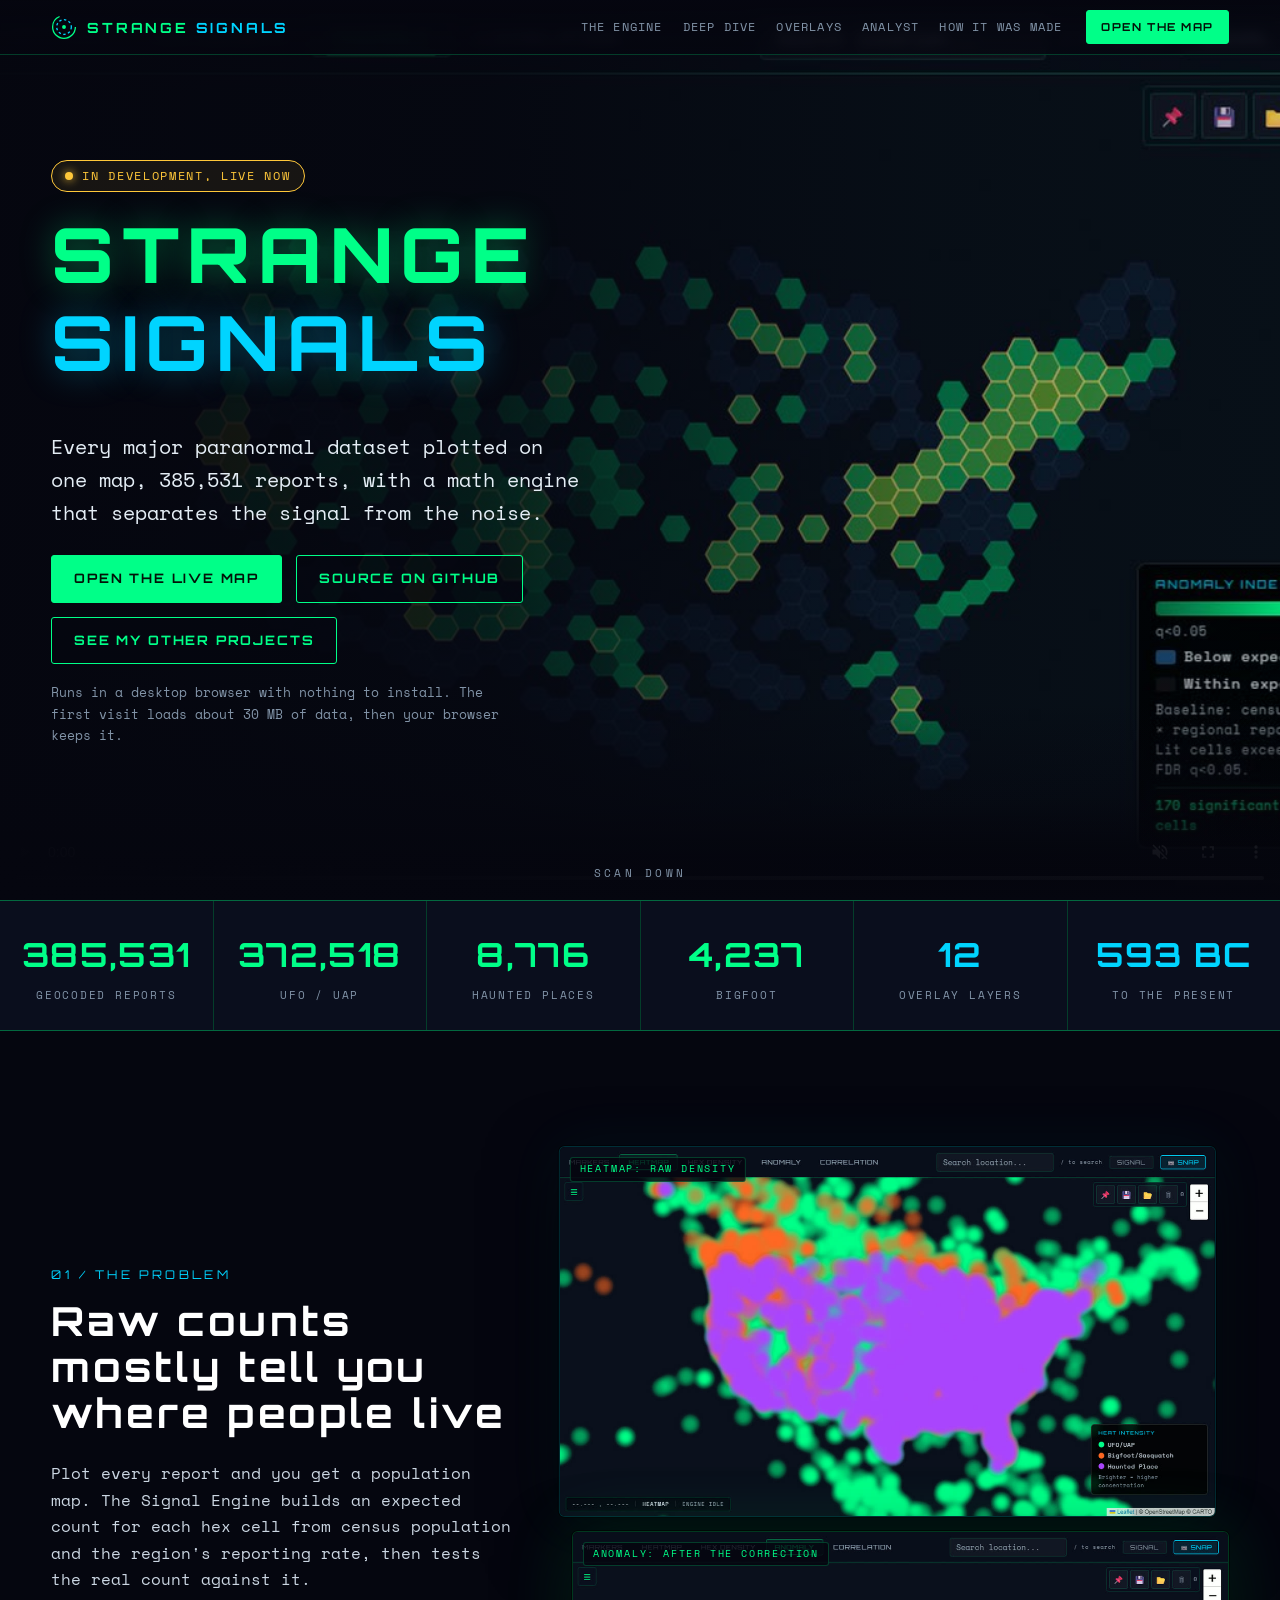
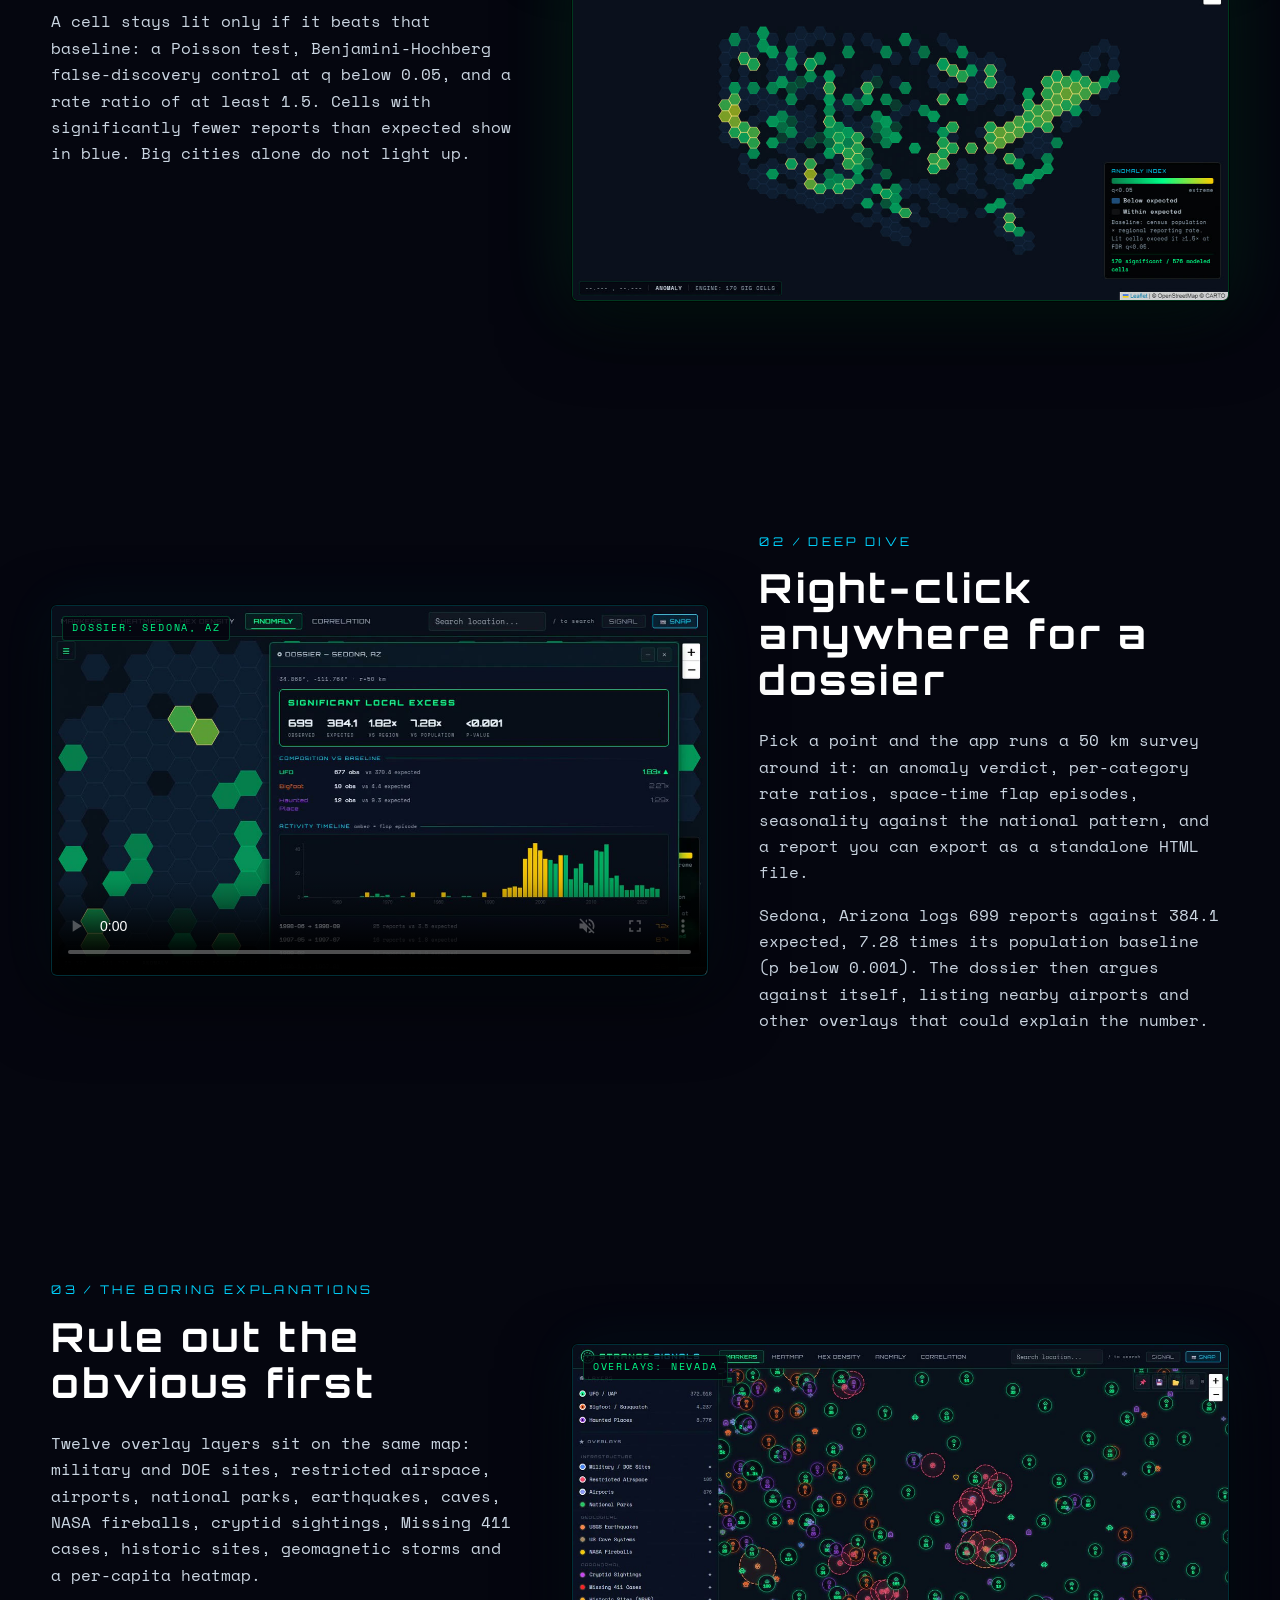
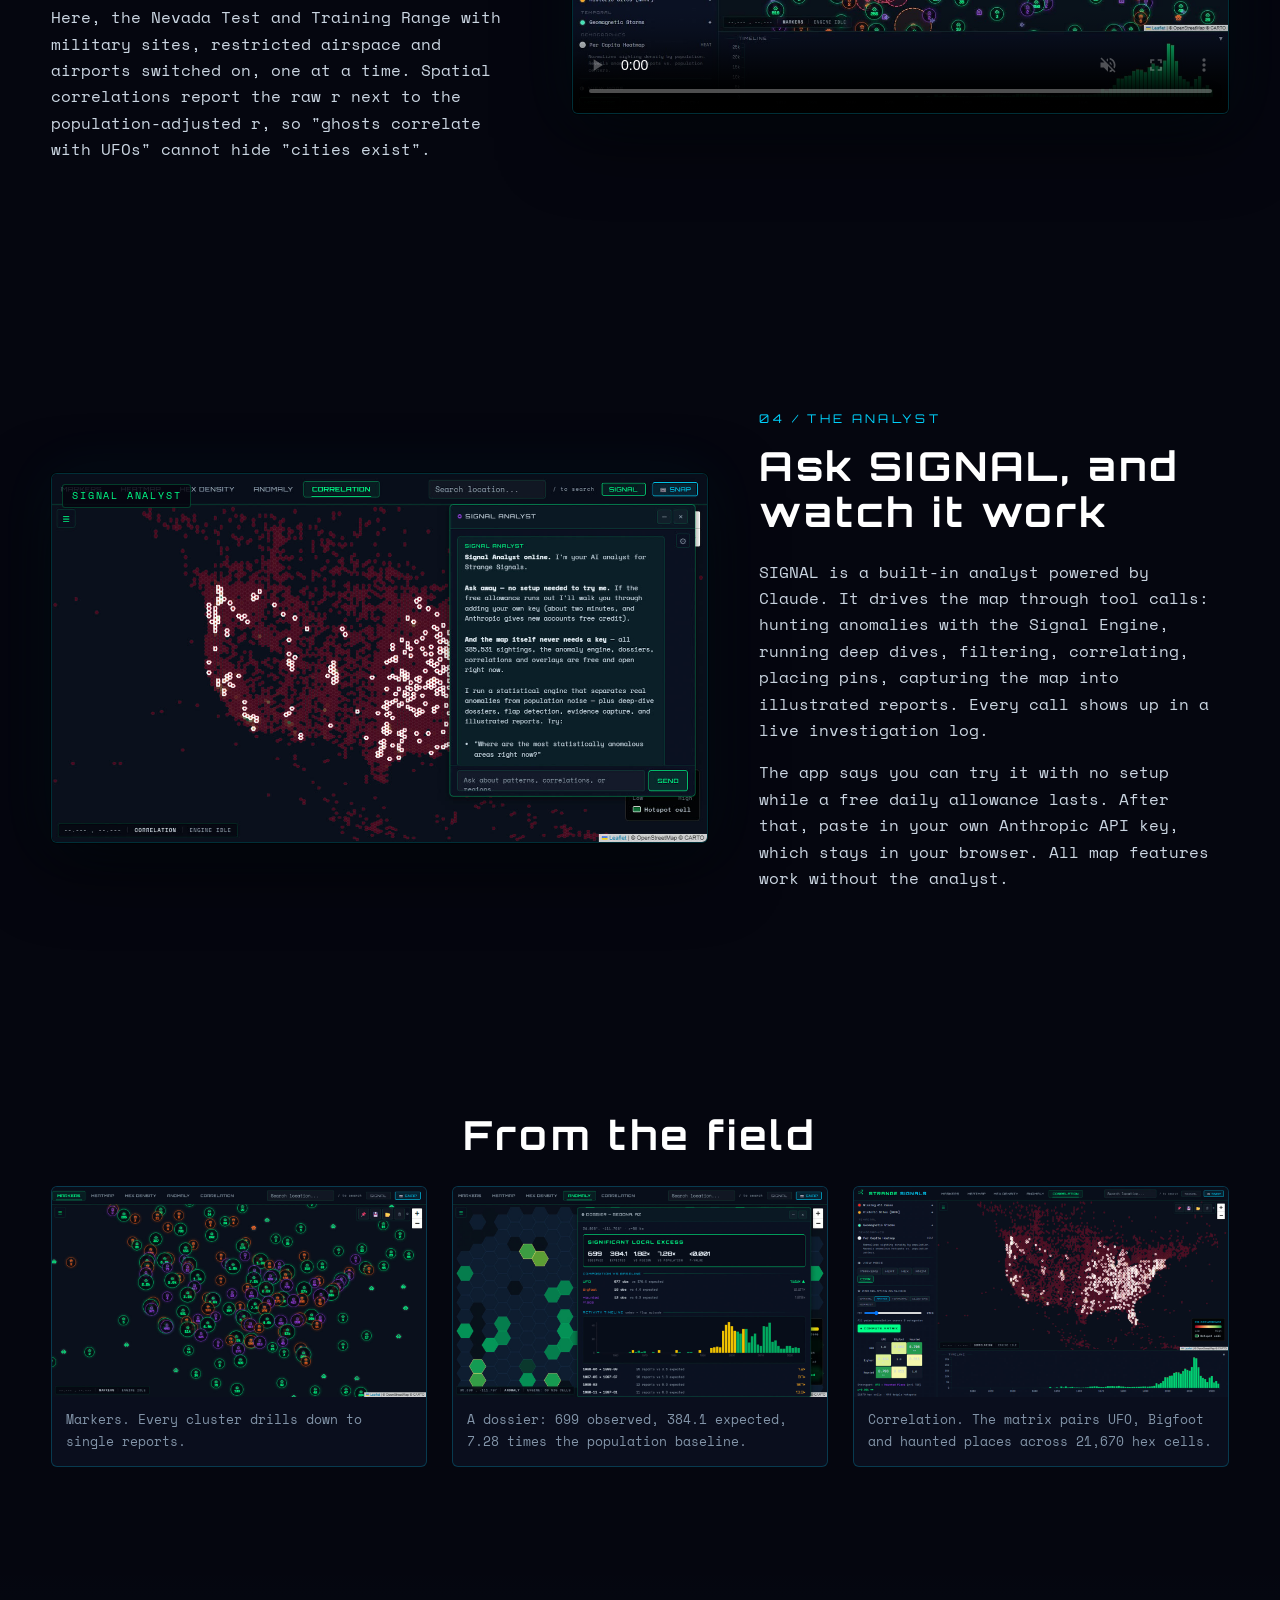
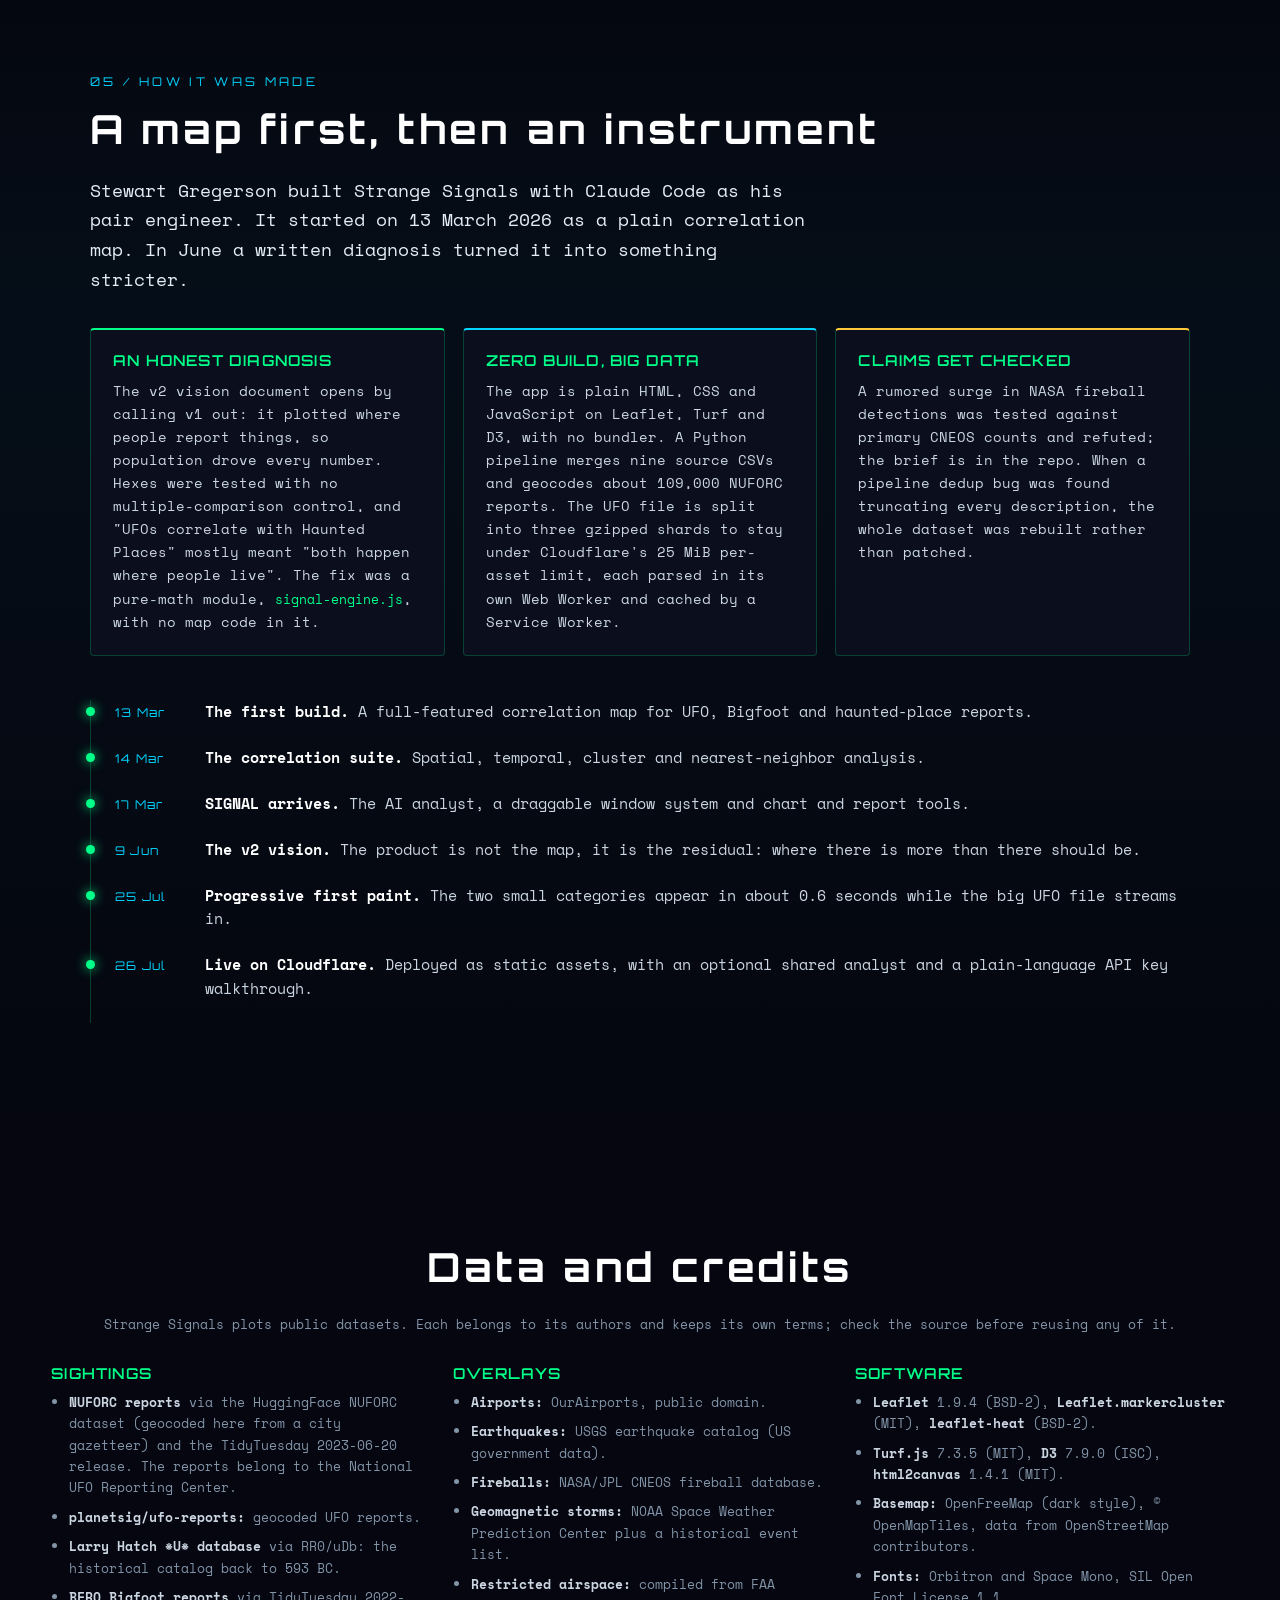
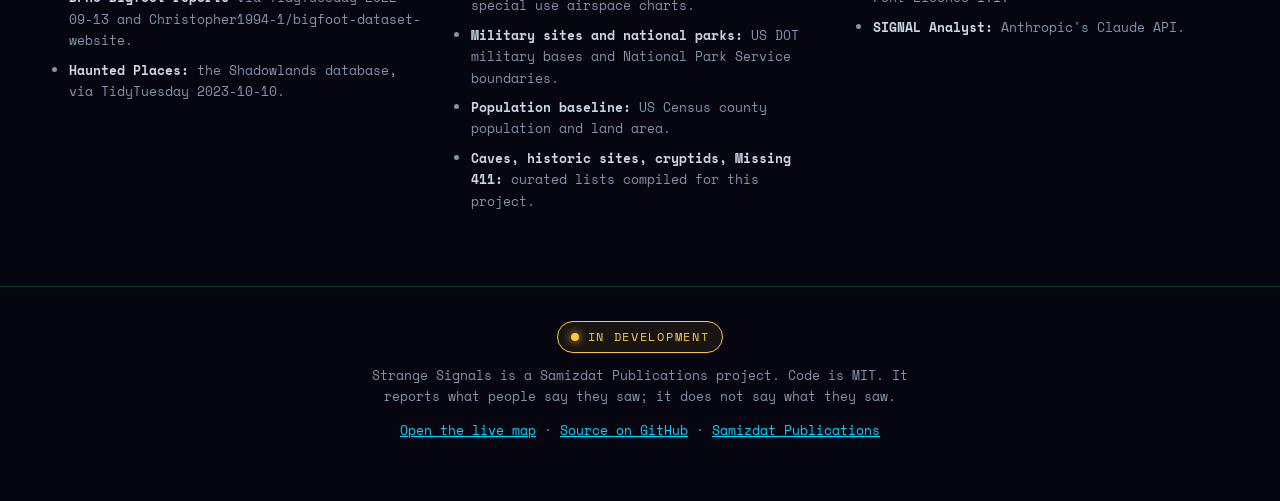
<file: site/index.html>
<!doctype html>
<html lang="en">
<head>
<meta charset="utf-8">
<meta name="viewport" content="width=device-width, initial-scale=1">
<title>Strange Signals: 385,531 paranormal reports on one map</title>
<meta name="description" content="An interactive map of 385,531 UFO, Bigfoot and haunted-place reports, with a statistical engine that corrects for population so only the real hot spots light up.">
<meta name="theme-color" content="#05060f">
<meta property="og:title" content="Strange Signals">
<meta property="og:description" content="Every major paranormal dataset plotted on one map, 385,531 reports, with a math engine that separates the signal from the noise.">
<meta property="og:image" content="https://strange-signals.pages.dev/media/og.jpg">
<meta property="og:type" content="website">
<meta name="twitter:card" content="summary_large_image">
<link rel="icon" href="data:image/svg+xml,%3Csvg xmlns='http://www.w3.org/2000/svg' viewBox='0 0 32 32'%3E%3Crect width='32' height='32' fill='%2305060f'/%3E%3Ccircle cx='16' cy='16' r='13' fill='none' stroke='%2300ff88' stroke-width='2'/%3E%3Ccircle cx='16' cy='16' r='8' fill='none' stroke='%2300d4ff' stroke-width='1.5' stroke-dasharray='3 3'/%3E%3Ccircle cx='16' cy='16' r='2.4' fill='%2300ff88'/%3E%3C/svg%3E">
<link rel="preload" href="fonts/Orbitron.woff2" as="font" type="font/woff2" crossorigin>
<link rel="preload" href="fonts/SpaceMono-Regular.woff2" as="font" type="font/woff2" crossorigin>
<link rel="stylesheet" href="site.css">
</head>
<body>
<a class="skip" href="#engine">Skip to the engine</a>

<header class="bar">
  <a class="bar-mark" href="#top" aria-label="Strange Signals, back to the top">
    <svg viewBox="0 0 32 32" width="26" height="26" aria-hidden="true"><circle class="r1" cx="16" cy="16" r="14"/><circle class="r2" cx="16" cy="16" r="9"/><circle class="dot" cx="16" cy="16" r="2.4"/></svg>
    <span>STRANGE <b>SIGNALS</b></span>
  </a>
  <nav class="bar-links" aria-label="Sections">
    <a href="#engine">The engine</a>
    <a href="#dossier">Deep dive</a>
    <a href="#overlays">Overlays</a>
    <a href="#analyst">Analyst</a>
    <a href="#making">How it was made</a>
  </nav>
  <a class="btn btn-small" href="https://strange-signals.stewartgregerson.workers.dev/">Open the map</a>
</header>

<main>

<section class="hero" id="top" aria-labelledby="hero-title">
  <video class="hero-video" id="hero-video" muted loop playsinline autoplay preload="auto" poster="media/hero.jpg" aria-label="The map starts as clustered markers, turns into a population-driven heat blob, then a hex grid, and finally the Anomaly view where only the cells that beat the population baseline stay lit.">
    <source src="media/hero.mp4" type="video/mp4">
  </video>
  <div class="hero-shade"></div>
  <div class="hero-text">
    <p class="pill"><span class="pill-dot"></span>In development, live now</p>
    <h1 id="hero-title">STRANGE <b>SIGNALS</b></h1>
    <p class="tagline">Every major paranormal dataset plotted on one map, 385,531 reports, with a math engine that separates the signal from the noise.</p>
    <div class="cta">
      <a class="btn" href="https://strange-signals.stewartgregerson.workers.dev/">Open the live map</a>
      <a class="btn btn-ghost" href="https://github.com/Samizdat-Publications/strange-signals">Source on GitHub</a>
      <a class="btn btn-ghost" href="https://samizdat-e0x.pages.dev/">See my other projects</a>
    </div>
    <p class="hero-note">Runs in a desktop browser with nothing to install. The first visit loads about 30 MB of data, then your browser keeps it.</p>
  </div>
  <a class="scroll-cue" href="#numbers" aria-label="Scroll down">SCAN DOWN</a>
</section>

<section class="numbers" id="numbers" aria-label="The dataset in numbers">
  <div class="num"><span class="n" data-count="385531">385,531</span><span class="l">geocoded reports</span></div>
  <div class="num"><span class="n" data-count="372518">372,518</span><span class="l">UFO / UAP</span></div>
  <div class="num"><span class="n" data-count="8776">8,776</span><span class="l">haunted places</span></div>
  <div class="num"><span class="n" data-count="4237">4,237</span><span class="l">Bigfoot</span></div>
  <div class="num"><span class="n" data-count="12">12</span><span class="l">overlay layers</span></div>
  <div class="num"><span class="n">593 BC</span><span class="l">to the present</span></div>
</section>

<section class="feature" id="engine" aria-labelledby="engine-title">
  <div class="feature-text">
    <p class="kicker">01 / THE PROBLEM</p>
    <h2 id="engine-title">Raw counts mostly tell you where people live</h2>
    <p>Plot every report and you get a population map. The Signal Engine builds an expected count for each hex cell from census population and the region's reporting rate, then tests the real count against it.</p>
    <p>A cell stays lit only if it beats that baseline: a Poisson test, Benjamini-Hochberg false-discovery control at q below 0.05, and a rate ratio of at least 1.5. Cells with significantly fewer reports than expected show in blue. Big cities alone do not light up.</p>
  </div>
  <div class="pair">
    <figure class="screen">
      <span class="screen-tag">HEATMAP: RAW DENSITY</span>
      <img src="media/shot-heatmap.jpg" alt="The Heatmap view: a solid purple and green blob that follows where people live." loading="lazy" width="1280" height="720">
    </figure>
    <figure class="screen lit">
      <span class="screen-tag">ANOMALY: AFTER THE CORRECTION</span>
      <img src="media/shot-anomaly.jpg" alt="The Anomaly view: a hex grid where only the cells above the population baseline glow green to amber." loading="lazy" width="1280" height="720">
    </figure>
  </div>
</section>

<section class="feature flip" id="dossier" aria-labelledby="dossier-title">
  <div class="feature-text">
    <p class="kicker">02 / DEEP DIVE</p>
    <h2 id="dossier-title">Right-click anywhere for a dossier</h2>
    <p>Pick a point and the app runs a 50 km survey around it: an anomaly verdict, per-category rate ratios, space-time flap episodes, seasonality against the national pattern, and a report you can export as a standalone HTML file.</p>
    <p>Sedona, Arizona logs 699 reports against 384.1 expected, 7.28 times its population baseline (p below 0.001). The dossier then argues against itself, listing nearby airports and other overlays that could explain the number.</p>
  </div>
  <figure class="screen">
    <span class="screen-tag">DOSSIER: SEDONA, AZ</span>
    <video data-inview muted loop playsinline preload="none" poster="media/dossier.jpg" aria-label="The map flies to Arizona in the Anomaly view, a right-click opens the deep dive menu, and the Sedona dossier fills with its verdict, composition and timeline.">
      <source src="media/dossier.mp4" type="video/mp4">
    </video>
  </figure>
</section>

<section class="feature" id="overlays" aria-labelledby="overlays-title">
  <div class="feature-text">
    <p class="kicker">03 / THE BORING EXPLANATIONS</p>
    <h2 id="overlays-title">Rule out the obvious first</h2>
    <p>Twelve overlay layers sit on the same map: military and DOE sites, restricted airspace, airports, national parks, earthquakes, caves, NASA fireballs, cryptid sightings, Missing 411 cases, historic sites, geomagnetic storms and a per-capita heatmap.</p>
    <p>Here, the Nevada Test and Training Range with military sites, restricted airspace and airports switched on, one at a time. Spatial correlations report the raw r next to the population-adjusted r, so "ghosts correlate with UFOs" cannot hide "cities exist".</p>
  </div>
  <figure class="screen">
    <span class="screen-tag">OVERLAYS: NEVADA</span>
    <video data-inview muted loop playsinline preload="none" poster="media/overlays.jpg" aria-label="Over Nevada, military sites, then restricted airspace rings, then airports are switched on over the sighting markers.">
      <source src="media/overlays.mp4" type="video/mp4">
    </video>
  </figure>
</section>

<section class="feature flip" id="analyst" aria-labelledby="analyst-title">
  <div class="feature-text">
    <p class="kicker">04 / THE ANALYST</p>
    <h2 id="analyst-title">Ask SIGNAL, and watch it work</h2>
    <p>SIGNAL is a built-in analyst powered by Claude. It drives the map through tool calls: hunting anomalies with the Signal Engine, running deep dives, filtering, correlating, placing pins, capturing the map into illustrated reports. Every call shows up in a live investigation log.</p>
    <p>The app says you can try it with no setup while a free daily allowance lasts. After that, paste in your own Anthropic API key, which stays in your browser. All map features work without the analyst.</p>
  </div>
  <div class="pair single">
    <figure class="screen">
      <span class="screen-tag">SIGNAL ANALYST</span>
      <img src="media/shot-signal.jpg" alt="The SIGNAL Analyst panel open over the correlation map, greeting the visitor and offering research prompts." loading="lazy" width="1280" height="720">
    </figure>
  </div>
</section>

<section class="gallery" aria-labelledby="gallery-title">
  <h2 id="gallery-title" class="center">From the field</h2>
  <div class="shots">
    <figure><img src="media/shot-markers.jpg" alt="Marker view: clusters of green UFO, orange Bigfoot and purple haunted-place markers across the United States." loading="lazy" width="1280" height="720"><figcaption>Markers. Every cluster drills down to single reports.</figcaption></figure>
    <figure><img src="media/shot-dossier.jpg" alt="The Sedona, Arizona dossier open over the Anomaly map, showing 699 observed against 384.1 expected." loading="lazy" width="1280" height="720"><figcaption>A dossier: 699 observed, 384.1 expected, 7.28 times the population baseline.</figcaption></figure>
    <figure><img src="media/shot-matrix.jpg" alt="Correlation view: a three-by-three matrix in the sidebar and hotspot cells outlined in white over a red co-occurrence grid of the United States." loading="lazy" width="1280" height="720"><figcaption>Correlation. The matrix pairs UFO, Bigfoot and haunted places across 21,670 hex cells.</figcaption></figure>
  </div>
</section>

<section class="making" id="making" aria-labelledby="making-title">
  <div class="making-head">
    <p class="kicker">05 / HOW IT WAS MADE</p>
    <h2 id="making-title">A map first, then an instrument</h2>
    <p class="lede">Stewart Gregerson built Strange Signals with Claude Code as his pair engineer. It started on 13 March 2026 as a plain correlation map. In June a written diagnosis turned it into something stricter.</p>
  </div>

  <div class="pillars">
    <article>
      <h3>An honest diagnosis</h3>
      <p>The v2 vision document opens by calling v1 out: it plotted where people report things, so population drove every number. Hexes were tested with no multiple-comparison control, and "UFOs correlate with Haunted Places" mostly meant "both happen where people live". The fix was a pure-math module, <code>signal-engine.js</code>, with no map code in it.</p>
    </article>
    <article>
      <h3>Zero build, big data</h3>
      <p>The app is plain HTML, CSS and JavaScript on Leaflet, Turf and D3, with no bundler. A Python pipeline merges nine source CSVs and geocodes about 109,000 NUFORC reports. The UFO file is split into three gzipped shards to stay under Cloudflare's 25 MiB per-asset limit, each parsed in its own Web Worker and cached by a Service Worker.</p>
    </article>
    <article>
      <h3>Claims get checked</h3>
      <p>A rumored surge in NASA fireball detections was tested against primary CNEOS counts and refuted; the brief is in the repo. When a pipeline dedup bug was found truncating every description, the whole dataset was rebuilt rather than patched.</p>
    </article>
  </div>

  <ol class="timeline">
    <li><time>13 Mar</time><div><b>The first build.</b> A full-featured correlation map for UFO, Bigfoot and haunted-place reports.</div></li>
    <li><time>14 Mar</time><div><b>The correlation suite.</b> Spatial, temporal, cluster and nearest-neighbor analysis.</div></li>
    <li><time>17 Mar</time><div><b>SIGNAL arrives.</b> The AI analyst, a draggable window system and chart and report tools.</div></li>
    <li><time>9 Jun</time><div><b>The v2 vision.</b> The product is not the map, it is the residual: where there is more than there should be.</div></li>
    <li><time>25 Jul</time><div><b>Progressive first paint.</b> The two small categories appear in about 0.6 seconds while the big UFO file streams in.</div></li>
    <li><time>26 Jul</time><div><b>Live on Cloudflare.</b> Deployed as static assets, with an optional shared analyst and a plain-language API key walkthrough.</div></li>
  </ol>
</section>

<section class="credits-sec" id="credits" aria-labelledby="credits-title">
  <h2 id="credits-title" class="center">Data and credits</h2>
  <p class="center small">Strange Signals plots public datasets. Each belongs to its authors and keeps its own terms; check the source before reusing any of it.</p>
  <div class="credit-grid">
    <div>
      <h3>Sightings</h3>
      <ul>
        <li><b>NUFORC reports</b> via the HuggingFace NUFORC dataset (geocoded here from a city gazetteer) and the TidyTuesday 2023-06-20 release. The reports belong to the National UFO Reporting Center.</li>
        <li><b>planetsig/ufo-reports:</b> geocoded UFO reports.</li>
        <li><b>Larry Hatch *U* database</b> via RR0/uDb: the historical catalog back to 593 BC.</li>
        <li><b>BFRO Bigfoot reports</b> via TidyTuesday 2022-09-13 and Christopher1994-1/bigfoot-dataset-website.</li>
        <li><b>Haunted Places:</b> the Shadowlands database, via TidyTuesday 2023-10-10.</li>
      </ul>
    </div>
    <div>
      <h3>Overlays</h3>
      <ul>
        <li><b>Airports:</b> OurAirports, public domain.</li>
        <li><b>Earthquakes:</b> USGS earthquake catalog (US government data).</li>
        <li><b>Fireballs:</b> NASA/JPL CNEOS fireball database.</li>
        <li><b>Geomagnetic storms:</b> NOAA Space Weather Prediction Center plus a historical event list.</li>
        <li><b>Restricted airspace:</b> compiled from FAA special use airspace charts.</li>
        <li><b>Military sites and national parks:</b> US DOT military bases and National Park Service boundaries.</li>
        <li><b>Population baseline:</b> US Census county population and land area.</li>
        <li><b>Caves, historic sites, cryptids, Missing 411:</b> curated lists compiled for this project.</li>
      </ul>
    </div>
    <div>
      <h3>Software</h3>
      <ul>
        <li><b>Leaflet</b> 1.9.4 (BSD-2), <b>Leaflet.markercluster</b> (MIT), <b>leaflet-heat</b> (BSD-2).</li>
        <li><b>Turf.js</b> 7.3.5 (MIT), <b>D3</b> 7.9.0 (ISC), <b>html2canvas</b> 1.4.1 (MIT).</li>
        <li><b>Basemap:</b> OpenFreeMap (dark style), &copy; OpenMapTiles, data from OpenStreetMap contributors.</li>
        <li><b>Fonts:</b> Orbitron and Space Mono, SIL Open Font License 1.1.</li>
        <li><b>SIGNAL Analyst:</b> Anthropic's Claude API.</li>
      </ul>
    </div>
  </div>
</section>

</main>

<footer class="foot">
  <p class="pill"><span class="pill-dot"></span>In development</p>
  <p>Strange Signals is a Samizdat Publications project. Code is MIT. It reports what people say they saw; it does not say what they saw.</p>
  <p><a href="https://strange-signals.stewartgregerson.workers.dev/">Open the live map</a> · <a href="https://github.com/Samizdat-Publications/strange-signals">Source on GitHub</a> · <a href="https://github.com/Samizdat-Publications">Samizdat Publications</a></p>
</footer>

<script src="site.js" defer></script>
</body>
</html>
</file>
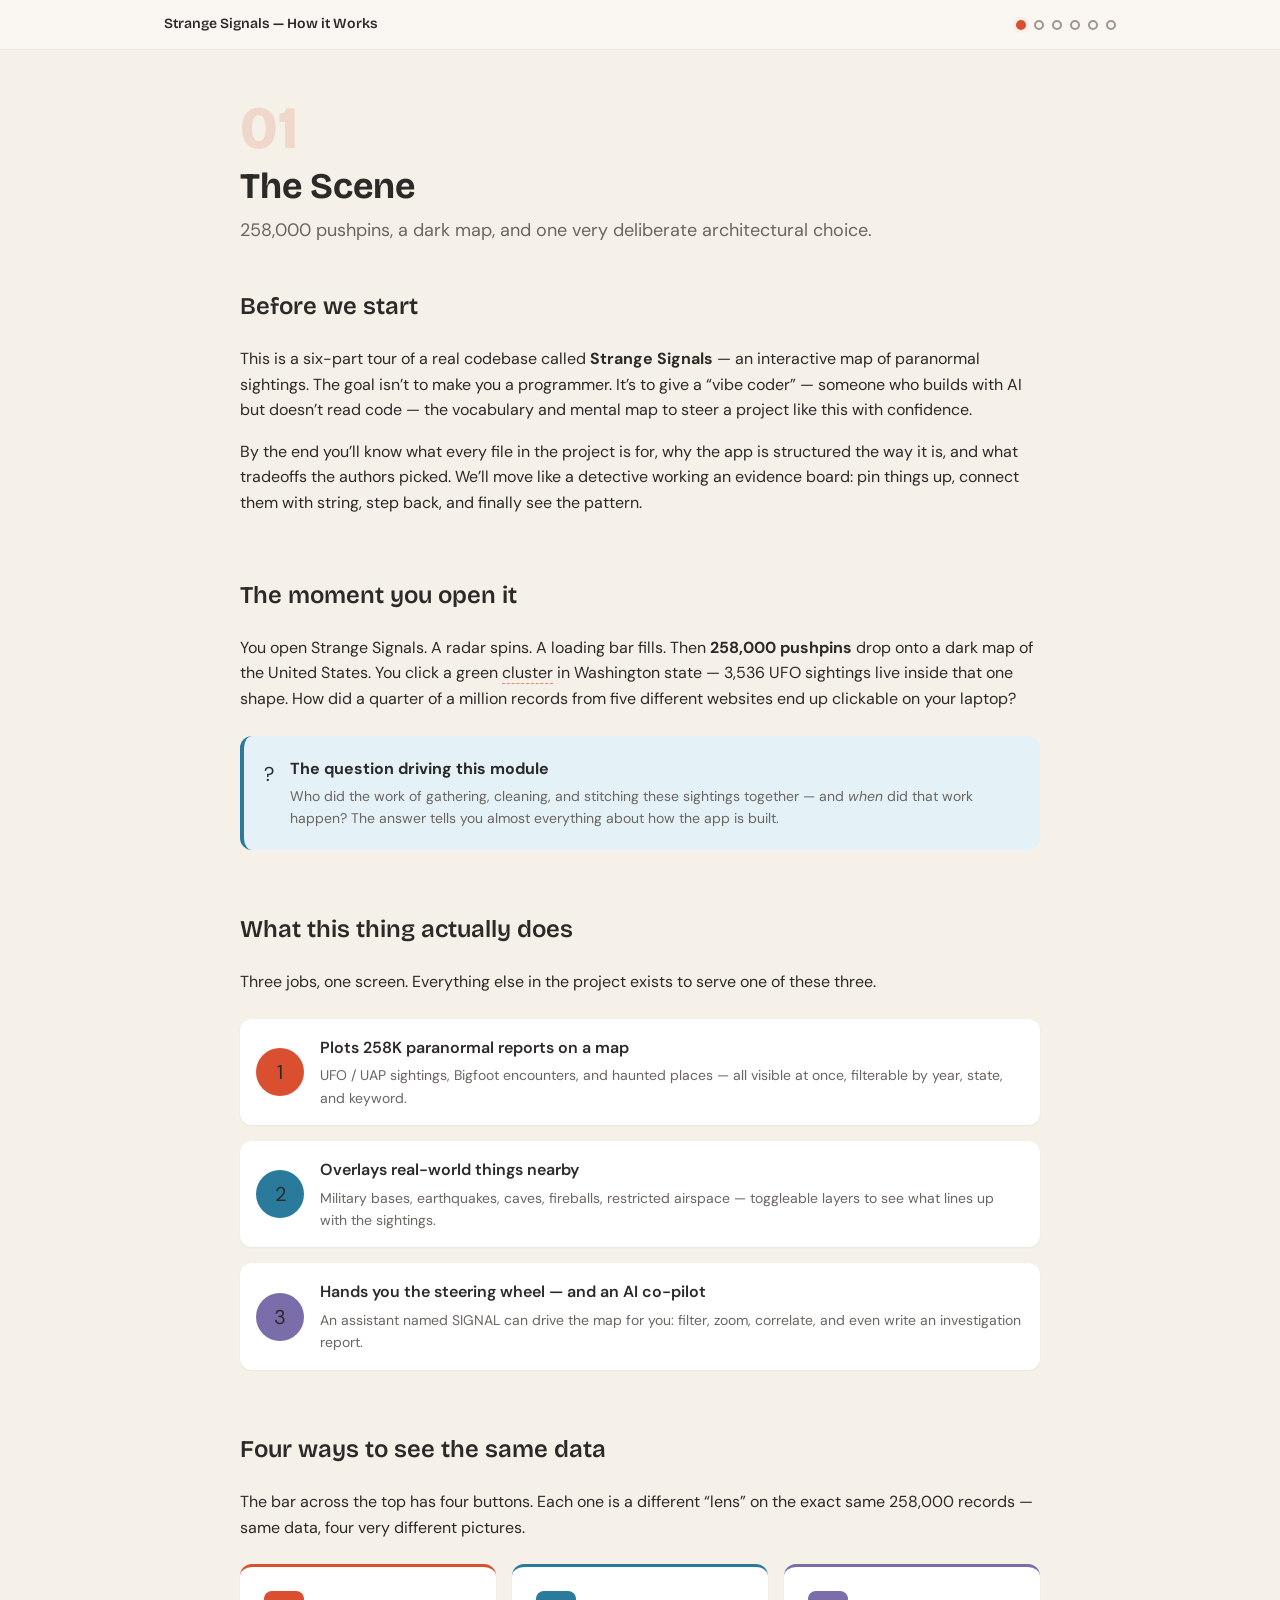
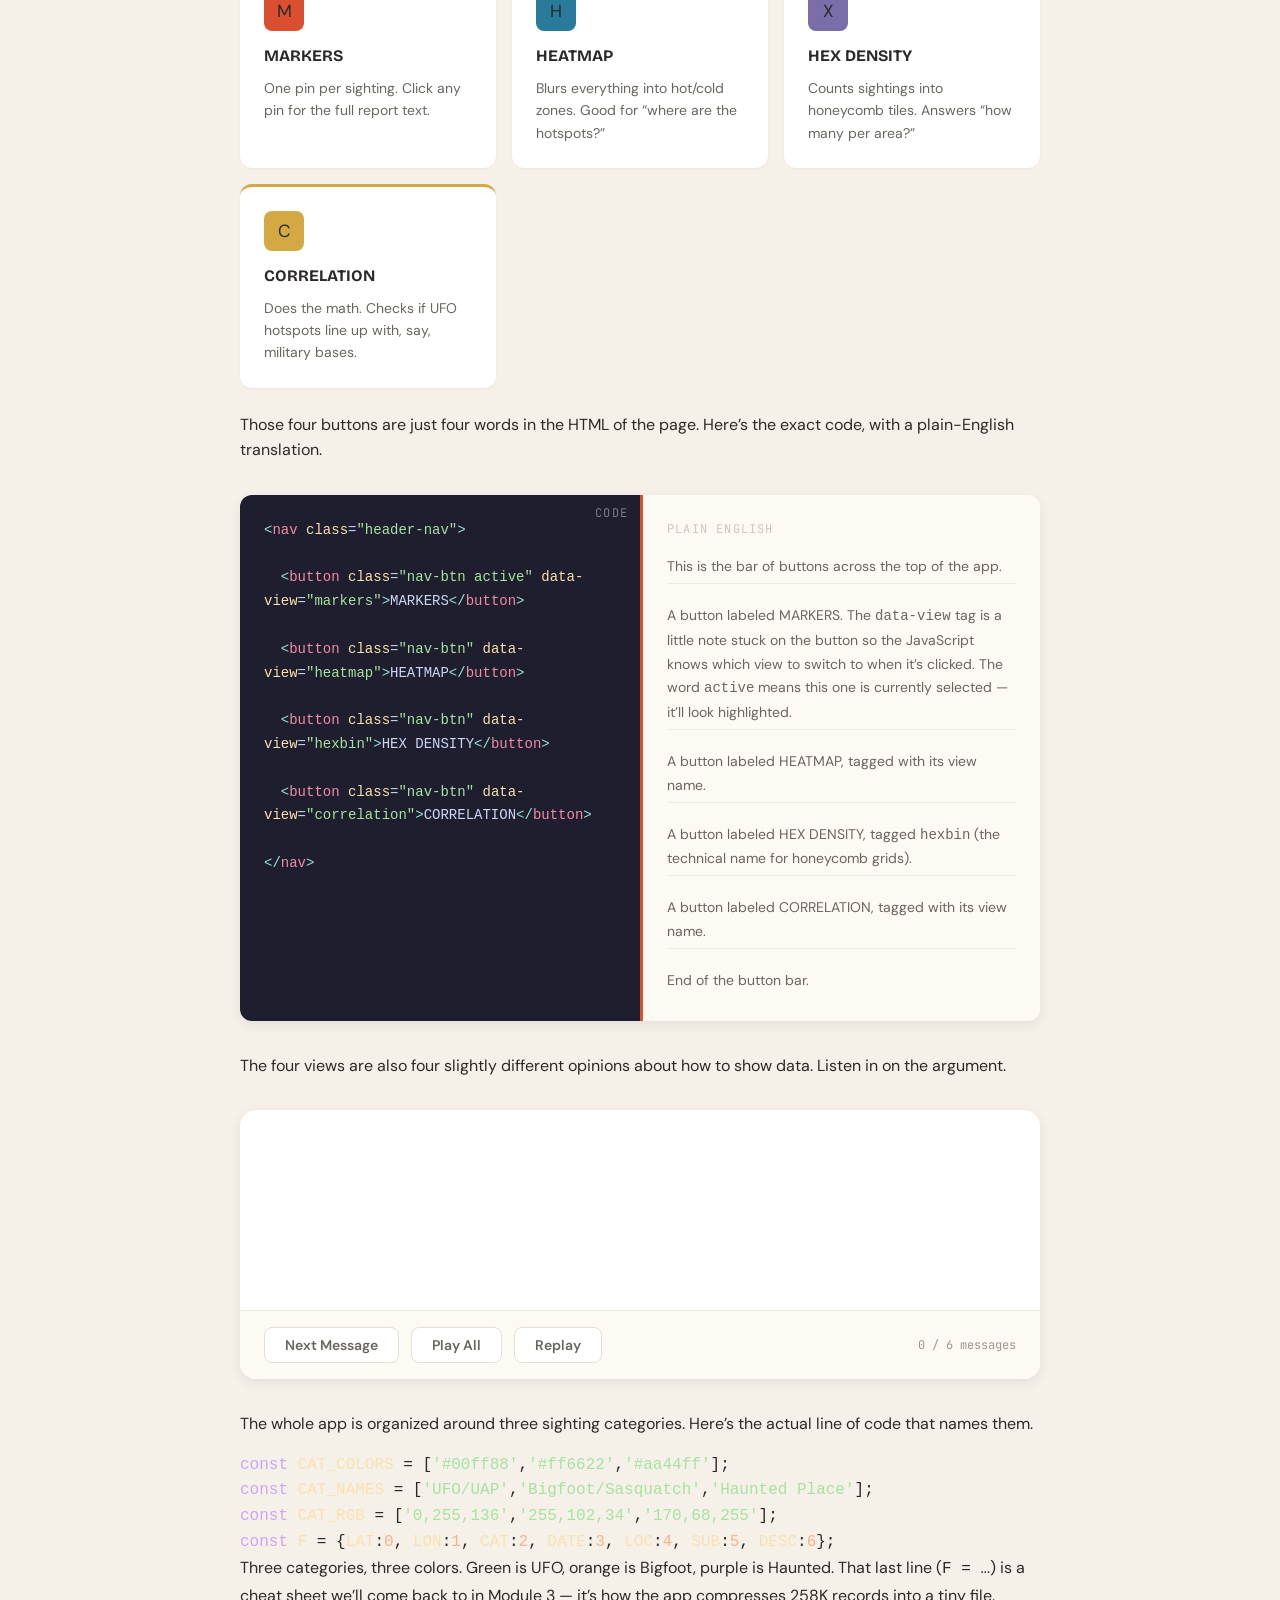
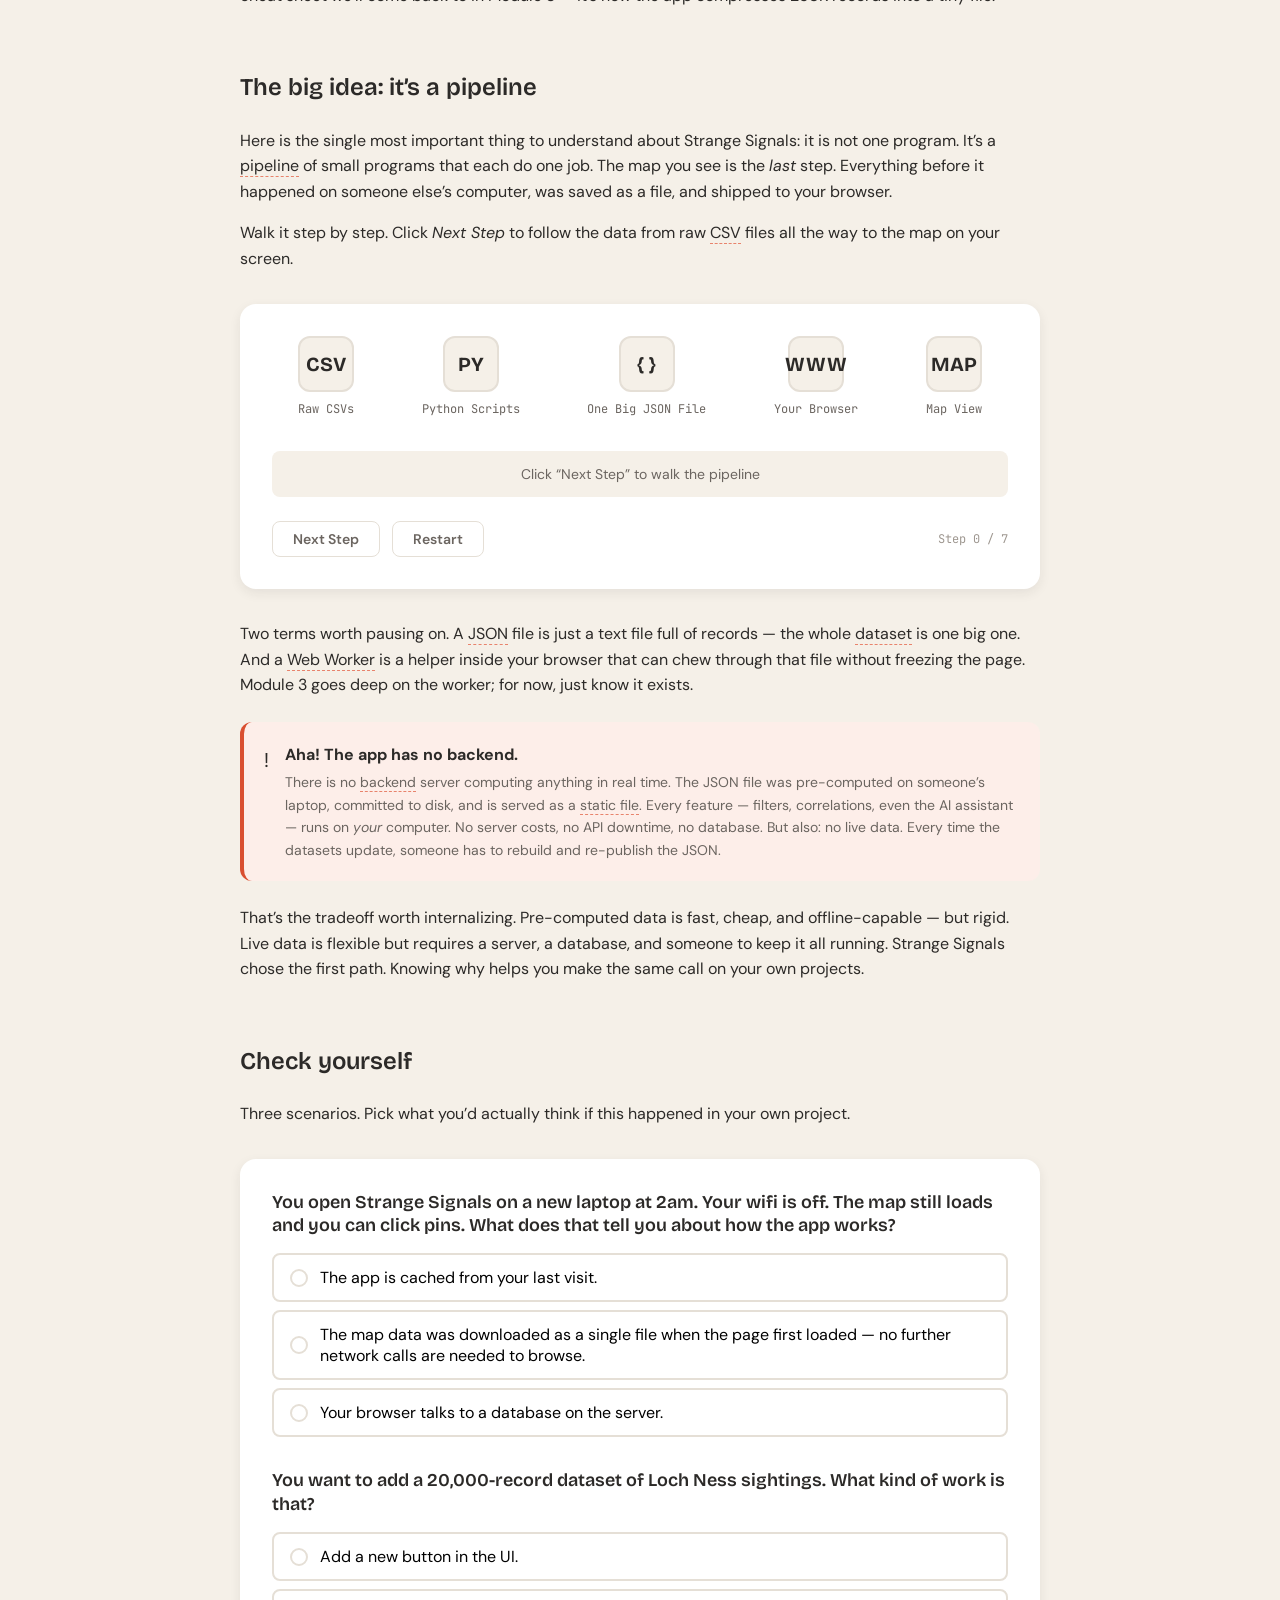
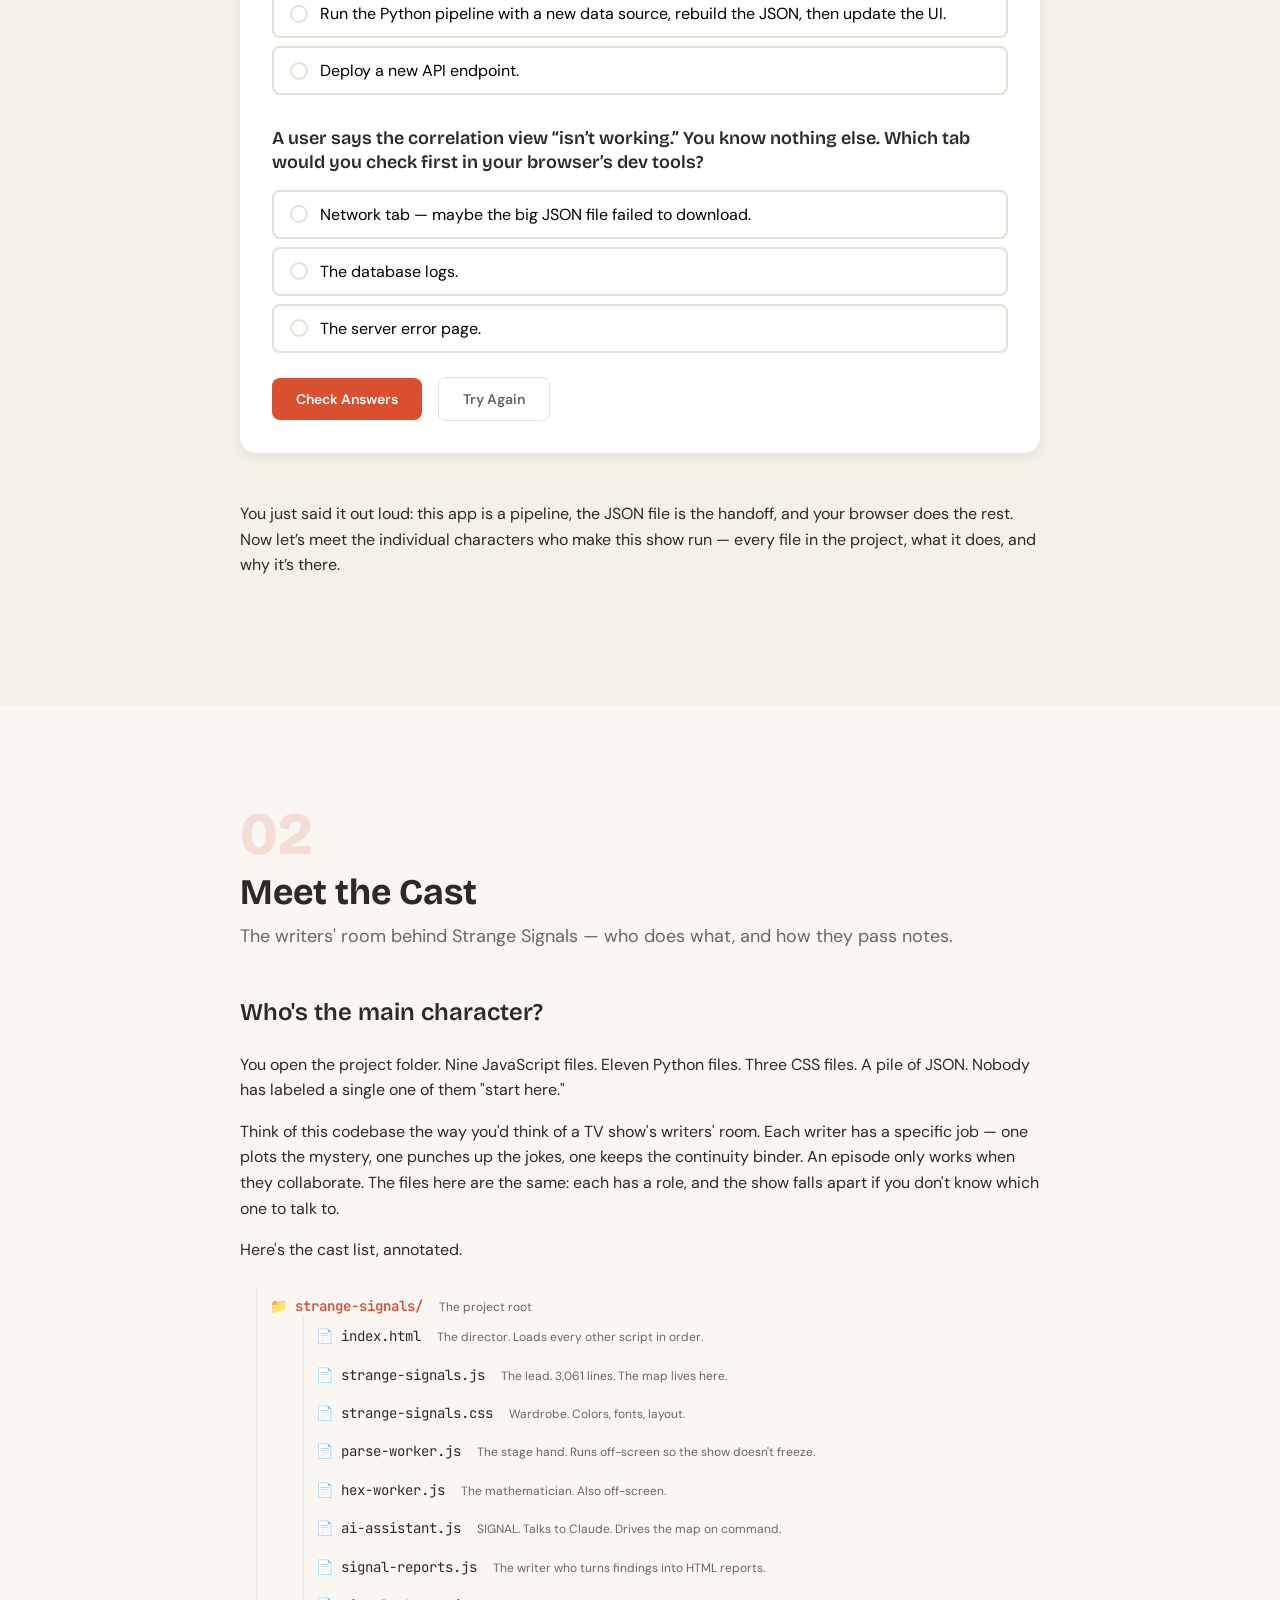
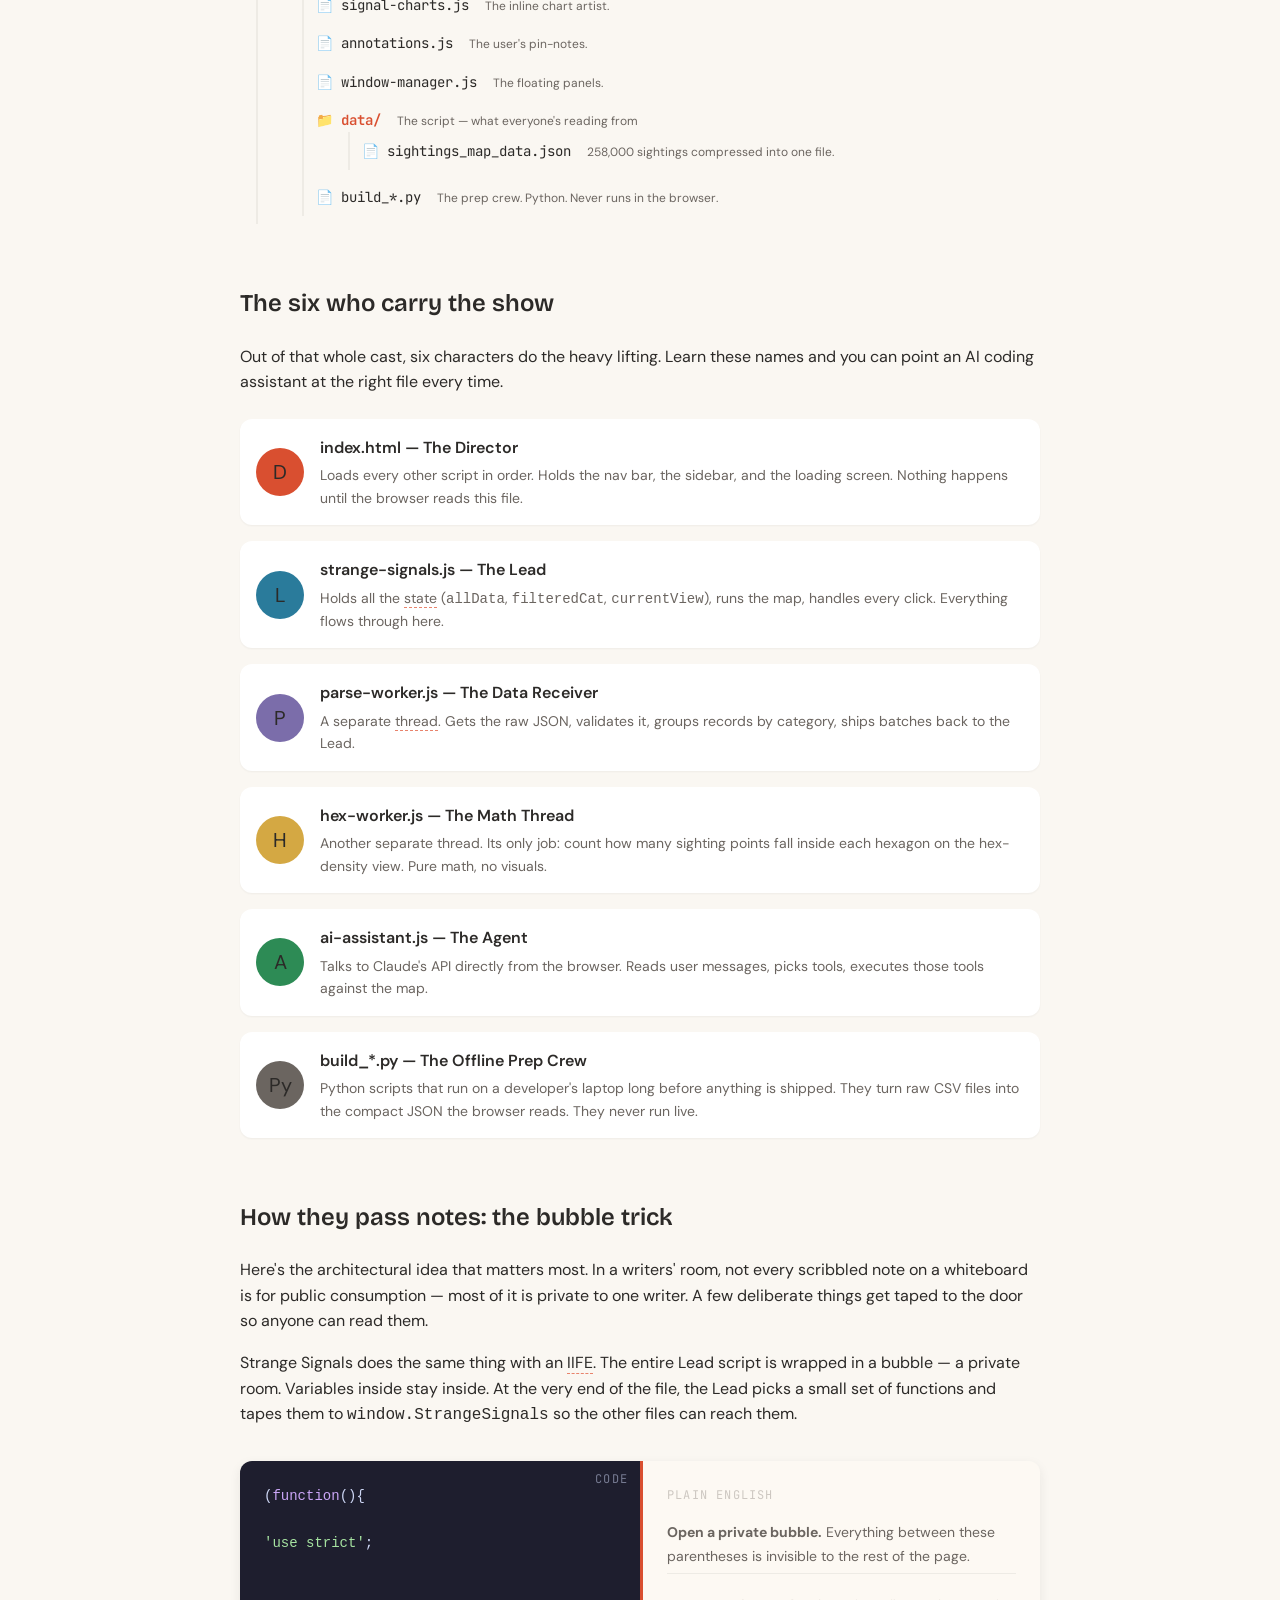
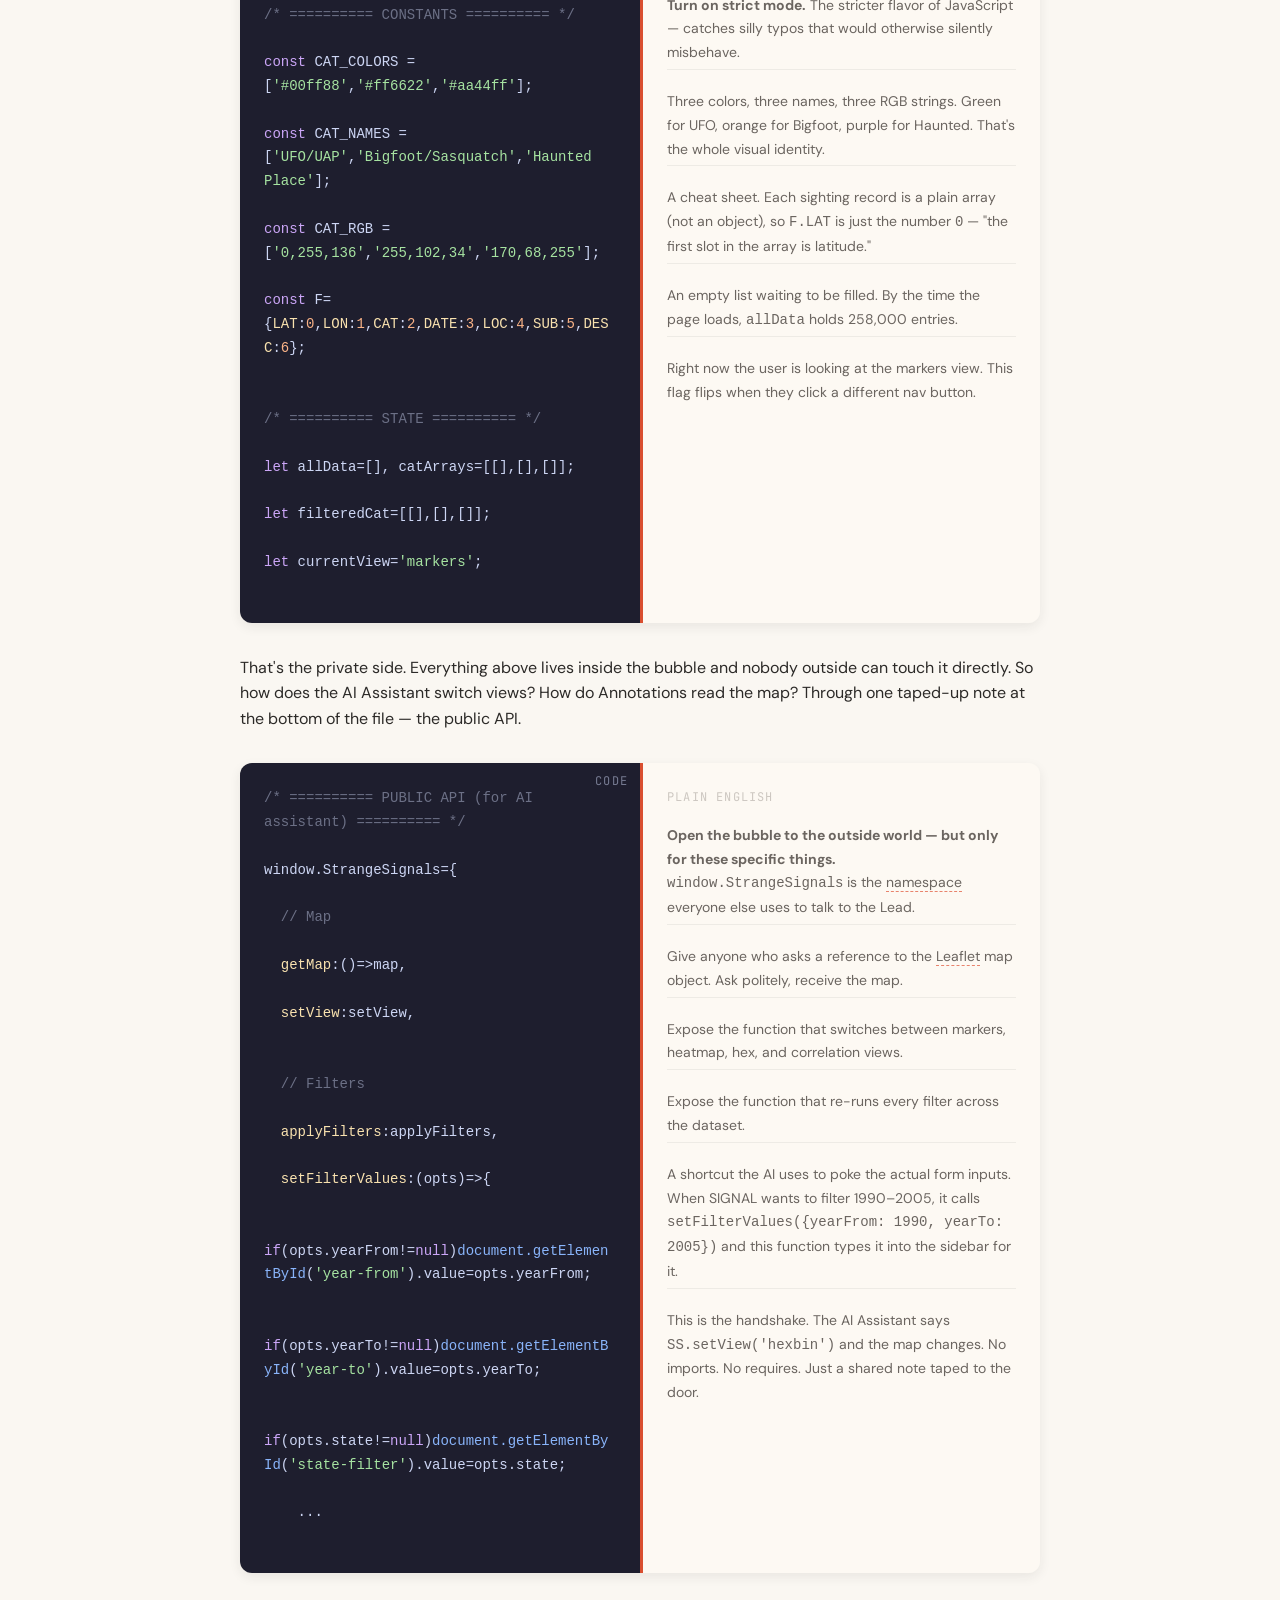
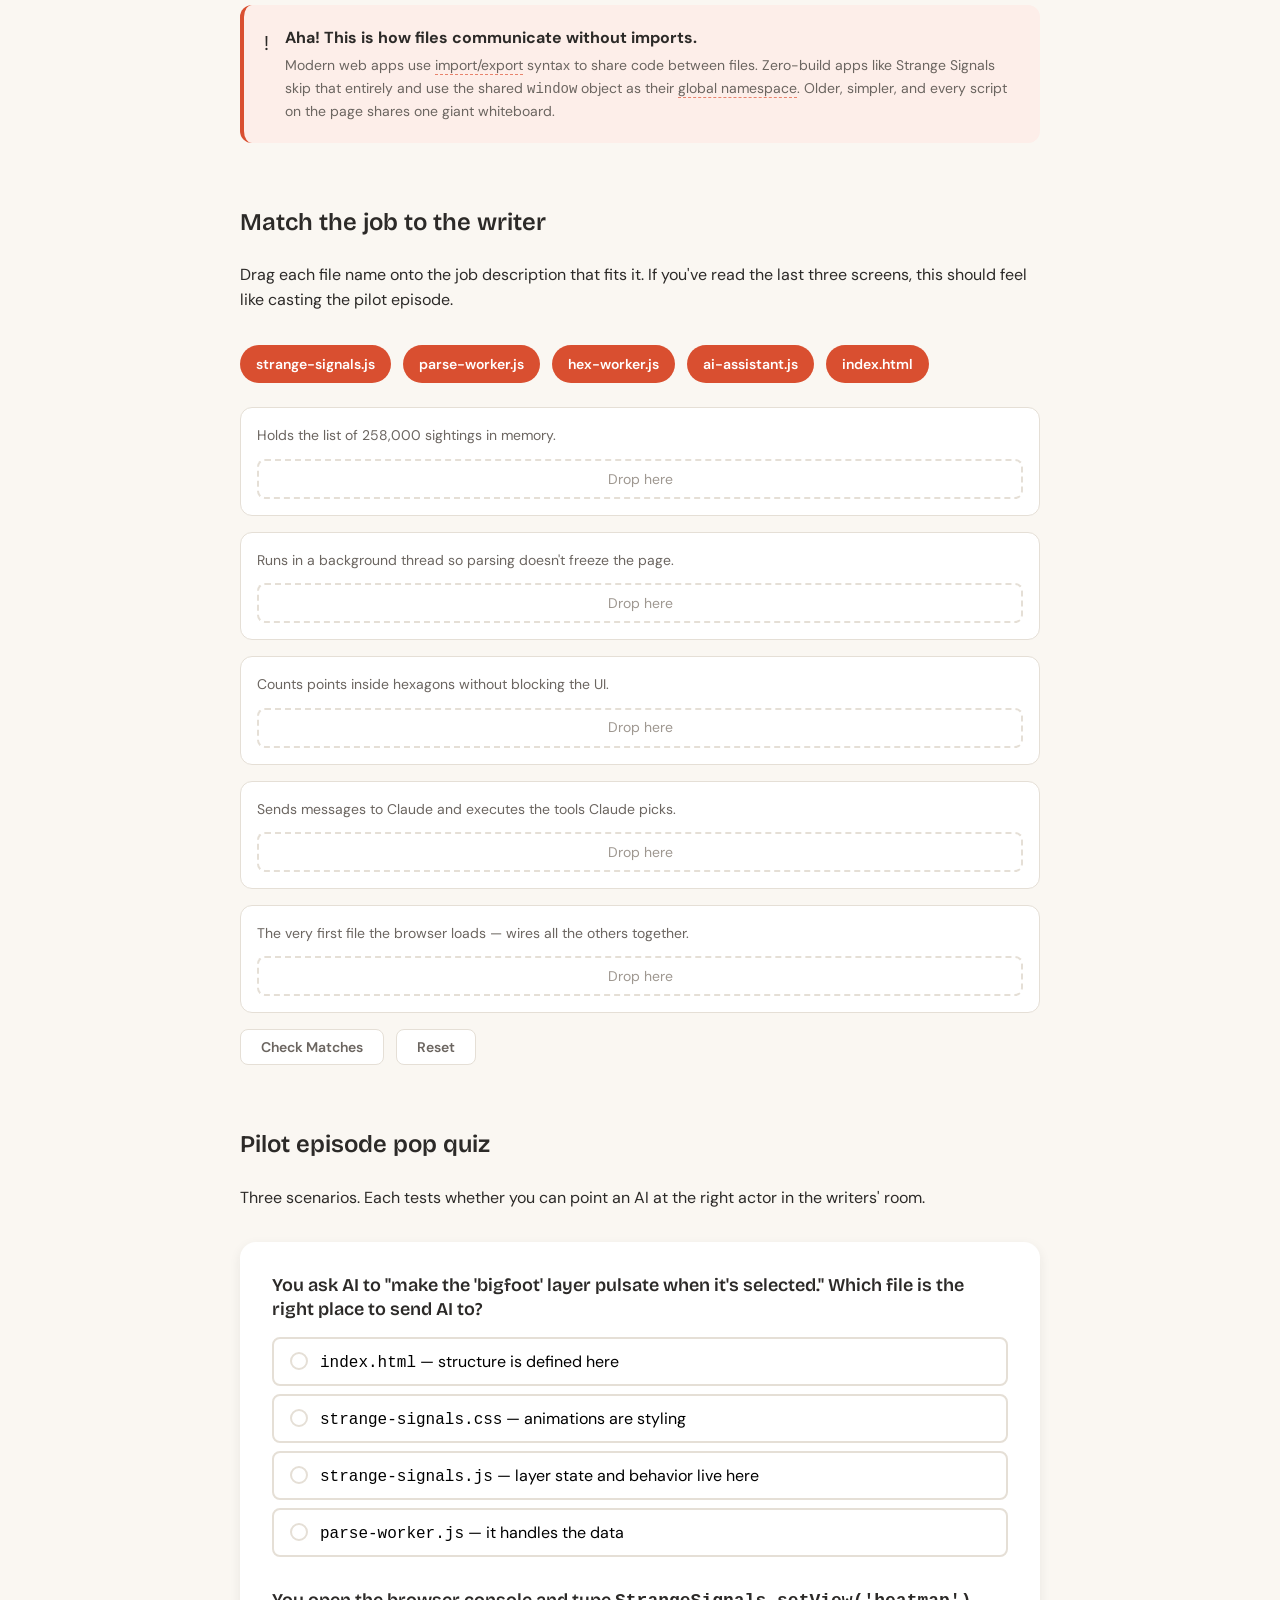
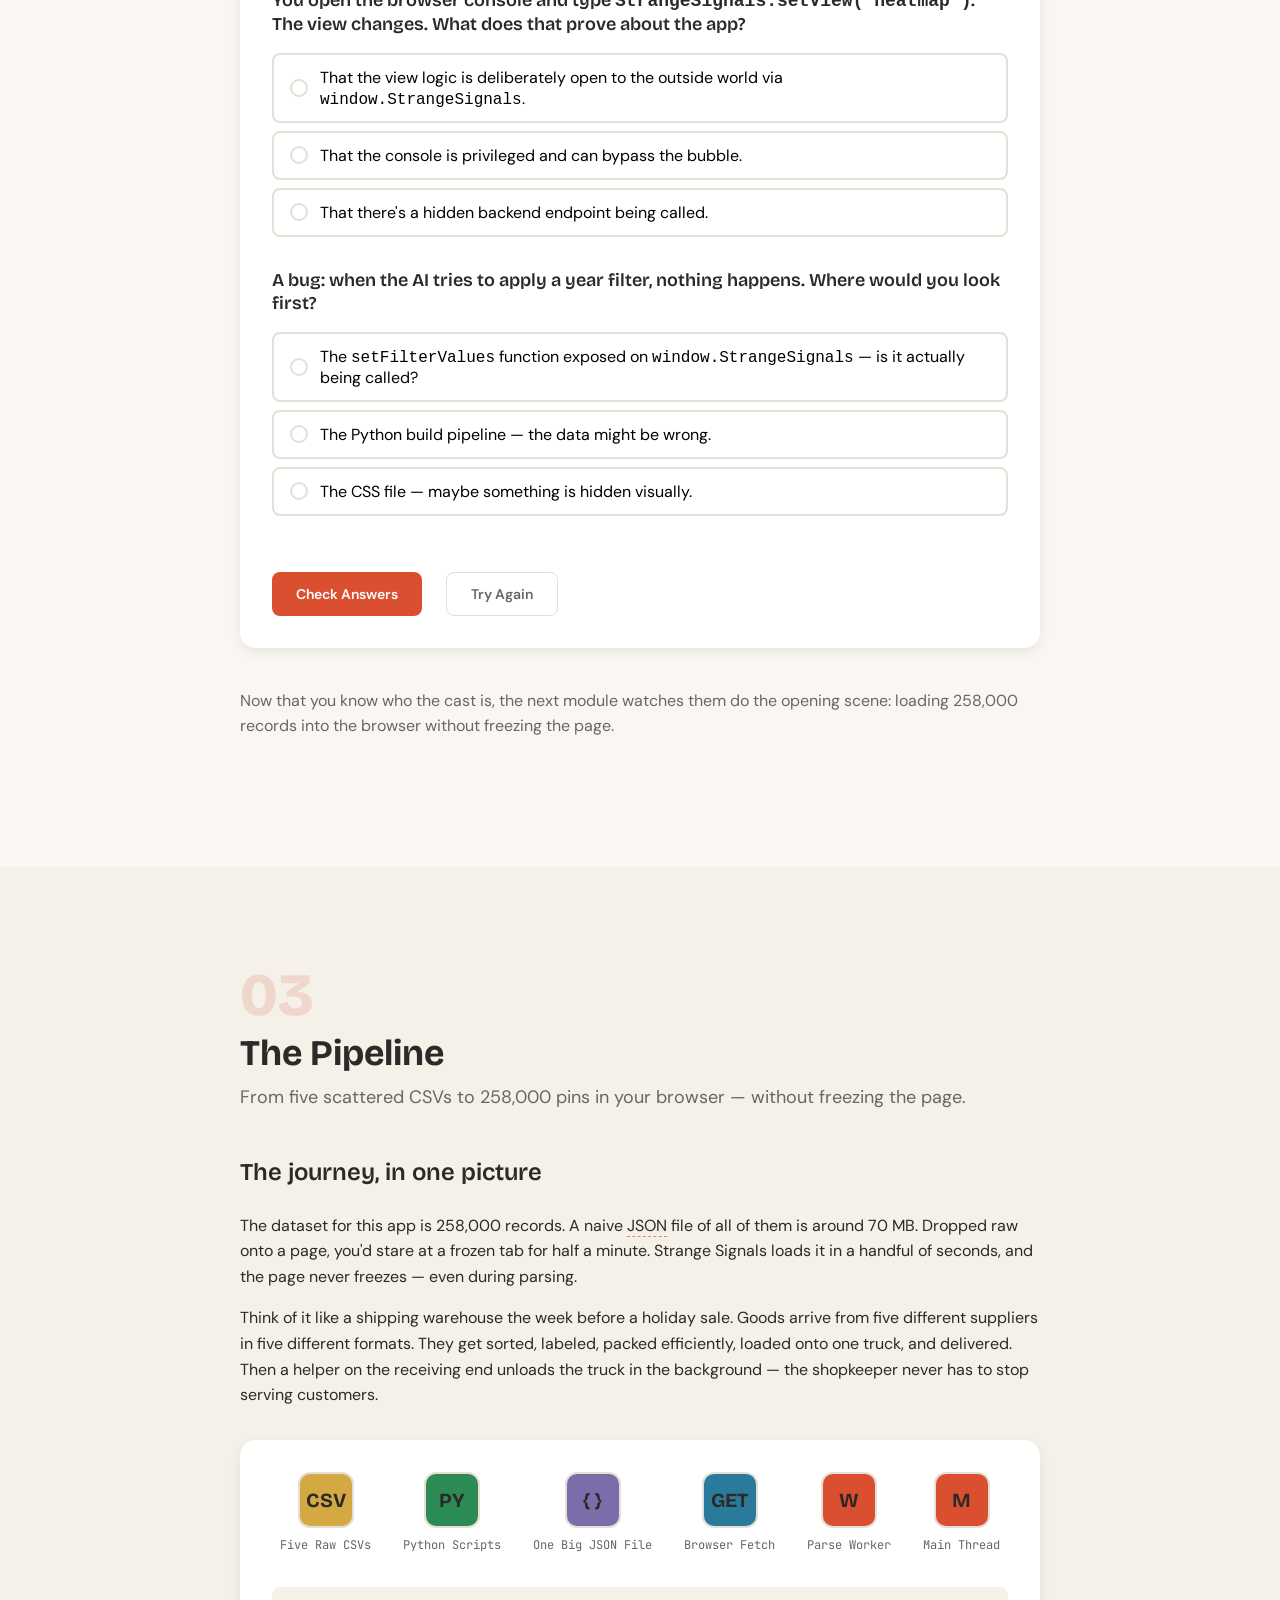
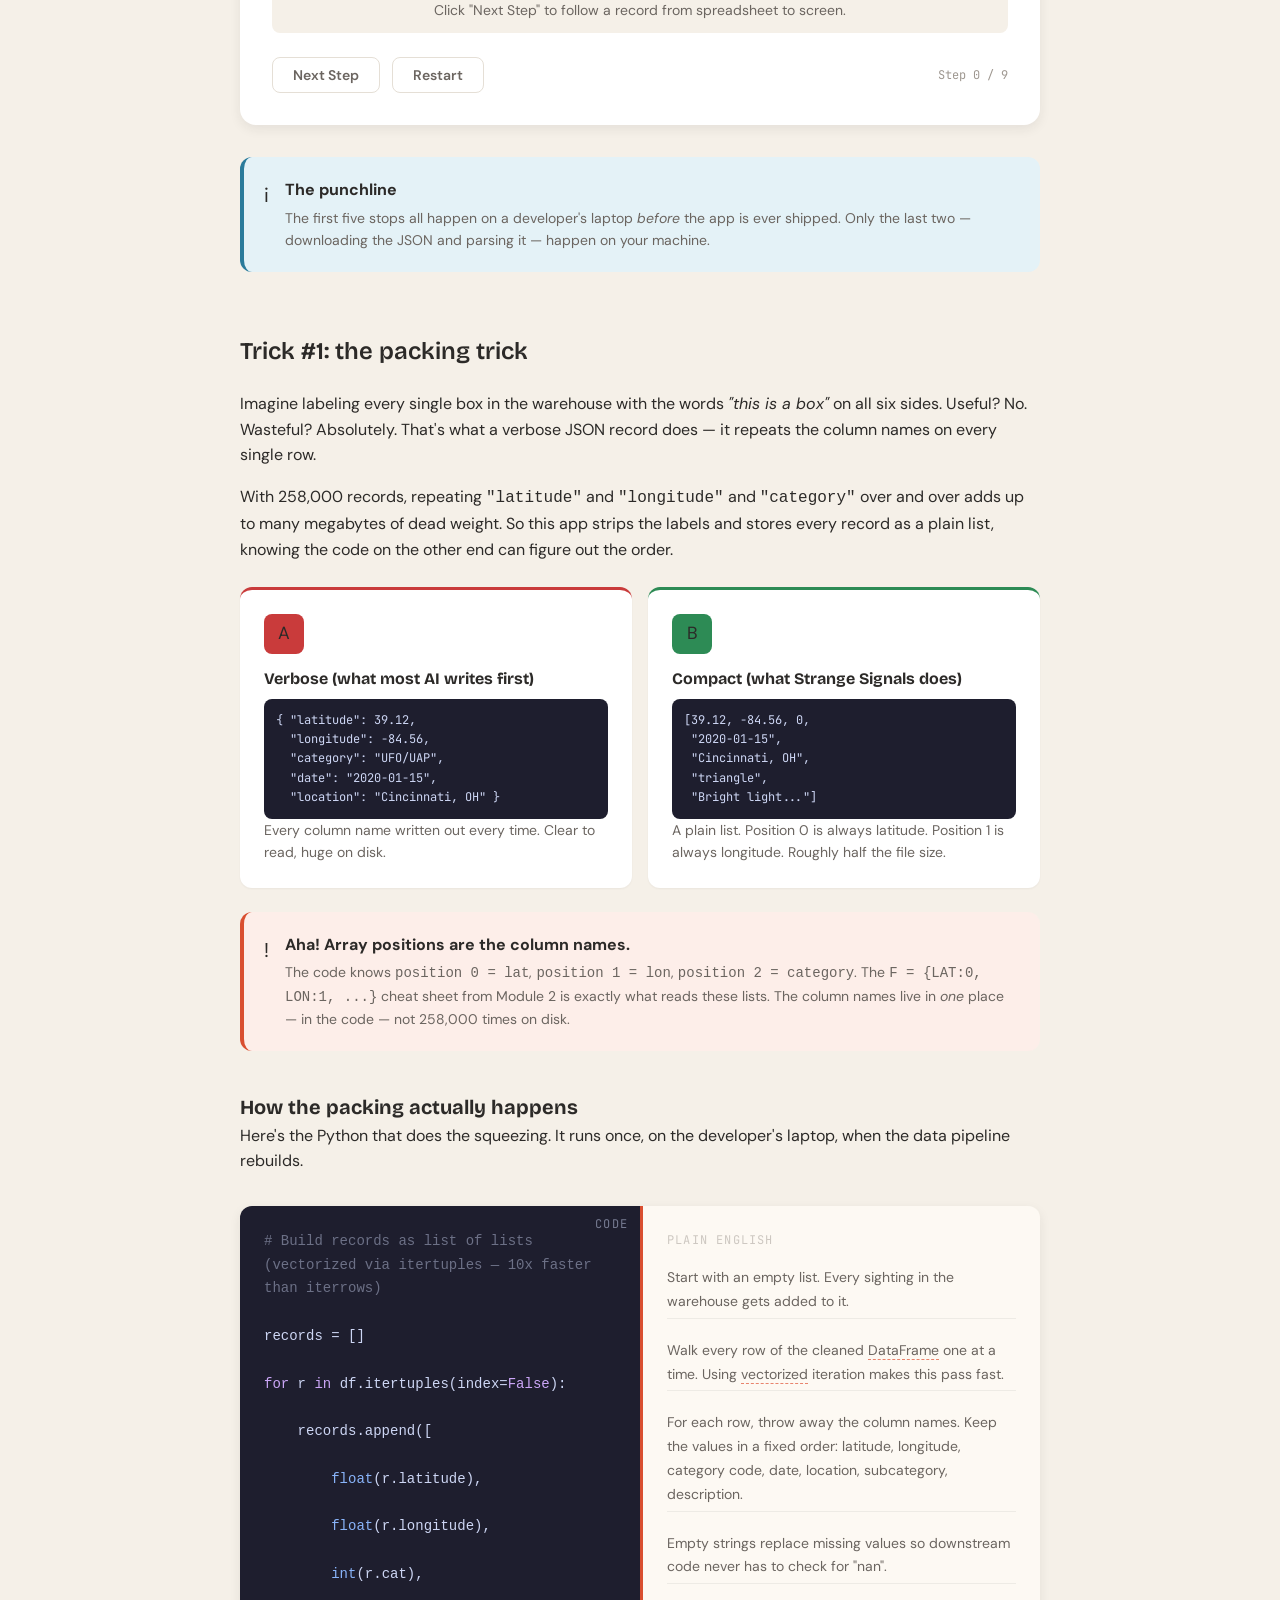
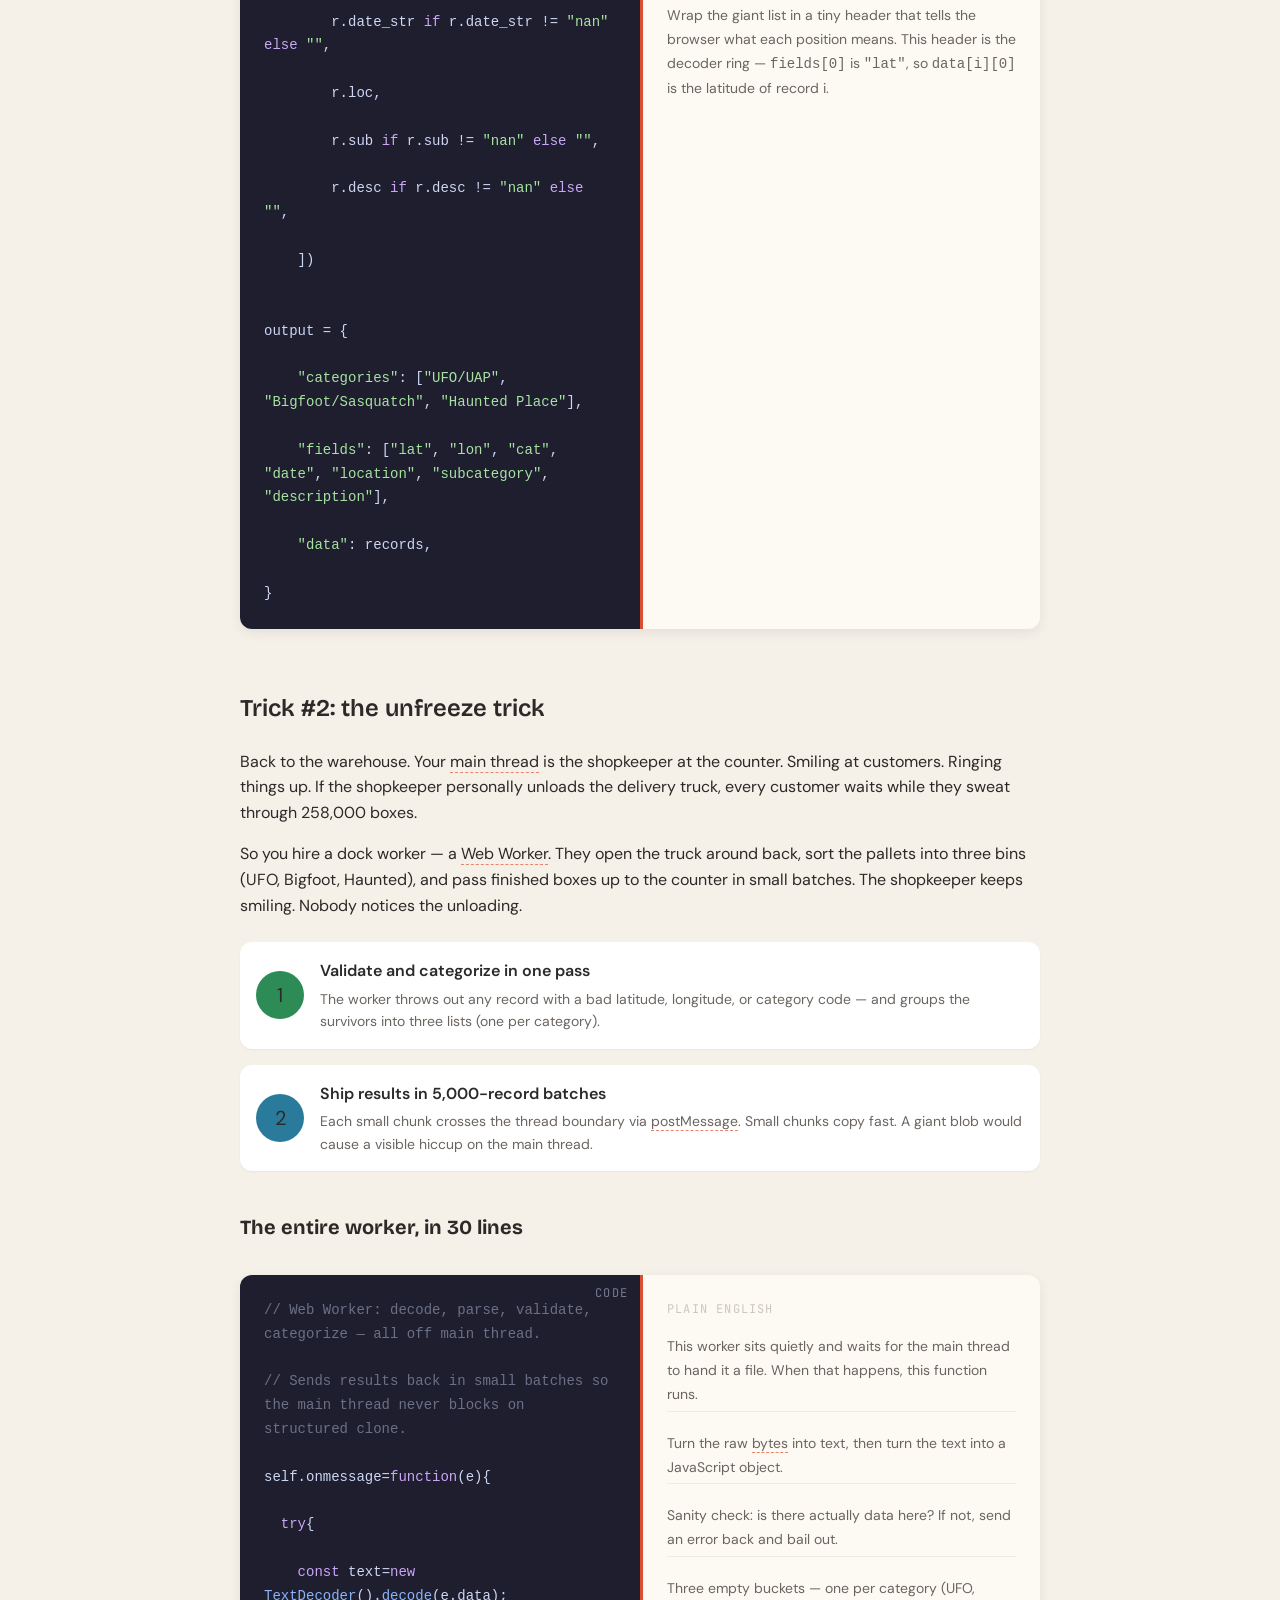
<file: strange-signals-course/index.html>
<!DOCTYPE html>
<html lang="en">
<head>
  <meta charset="UTF-8">
  <meta name="viewport" content="width=device-width, initial-scale=1.0">
  <title>Strange Signals — How it Works</title>

  <!-- Google Fonts: Bricolage Grotesque · DM Sans · JetBrains Mono -->
  <link rel="preconnect" href="https://fonts.googleapis.com">
  <link rel="preconnect" href="https://fonts.gstatic.com" crossorigin>
  <link href="https://fonts.googleapis.com/css2?family=Bricolage+Grotesque:opsz,wght@12..96,400;12..96,600;12..96,700;12..96,800&family=DM+Sans:ital,opsz,wght@0,9..40,300;0,9..40,400;0,9..40,500;0,9..40,600;0,9..40,700;1,9..40,400;1,9..40,500&family=JetBrains+Mono:wght@400;500;600&display=swap" rel="stylesheet">

  <link rel="stylesheet" href="styles.css">

  <style>
    :root {
      --color-accent:       #D94F30;
      --color-accent-hover: #C4432A;
      --color-accent-light: #FDEEE9;
      --color-accent-muted: #E8836C;
    }
  </style>

  <script src="main.js" defer></script>
</head>
<body>

  <nav class="nav" id="nav">
    <div class="progress-bar" id="progress-bar" role="progressbar" aria-valuenow="0" aria-valuemin="0" aria-valuemax="100"></div>
    <div class="nav-inner">
      <span class="nav-title">Strange Signals — How it Works</span>
      <div class="nav-dots" id="nav-dots" role="tablist">
        <button class="nav-dot" data-target="module-1" data-tooltip="The Scene" role="tab" aria-label="Module 1: The Scene"></button>
        <button class="nav-dot" data-target="module-2" data-tooltip="Meet the Cast" role="tab" aria-label="Module 2: Meet the Cast"></button>
        <button class="nav-dot" data-target="module-3" data-tooltip="The Pipeline" role="tab" aria-label="Module 3: The Pipeline"></button>
        <button class="nav-dot" data-target="module-4" data-tooltip="Rendering 258K Pins" role="tab" aria-label="Module 4: Rendering 258K Pins"></button>
        <button class="nav-dot" data-target="module-5" data-tooltip="The Correlation Math" role="tab" aria-label="Module 5: The Correlation Math"></button>
        <button class="nav-dot" data-target="module-6" data-tooltip="SIGNAL AI" role="tab" aria-label="Module 6: SIGNAL AI"></button>
      </div>
    </div>
  </nav>

  <main id="main">
    <!-- modules/*.html content is assembled here by build.sh -->
<section class="module" id="module-1" style="background: var(--color-bg-warm)">
  <div class="module-content">

    <header class="module-header animate-in">
      <span class="module-number">01</span>
      <h1 class="module-title">The Scene</h1>
      <p class="module-subtitle">258,000 pushpins, a dark map, and one very deliberate architectural choice.</p>
    </header>

    <div class="module-body stagger-children">

      <!-- Orientation: what this course is -->
      <section class="screen animate-in">
        <h2 class="screen-heading">Before we start</h2>
        <p>
          This is a six-part tour of a real codebase called <strong>Strange Signals</strong> &mdash; an interactive map of paranormal sightings. The goal isn&rsquo;t to make you a programmer. It&rsquo;s to give a &ldquo;vibe coder&rdquo; &mdash; someone who builds with AI but doesn&rsquo;t read code &mdash; the vocabulary and mental map to steer a project like this with confidence.
        </p>
        <p>
          By the end you&rsquo;ll know what every file in the project is for, why the app is structured the way it is, and what tradeoffs the authors picked. We&rsquo;ll move like a detective working an evidence board: pin things up, connect them with string, step back, and finally see the pattern.
        </p>
      </section>

      <!-- Screen 1: The moment of use -->
      <section class="screen animate-in">
        <h2 class="screen-heading">The moment you open it</h2>
        <p>
          You open Strange Signals. A radar spins. A loading bar fills. Then <strong>258,000 pushpins</strong> drop onto a dark map of the United States. You click a green <span class="term" data-definition="On this map, a clump of pins that have been visually grouped into one circle with a count, because they&rsquo;re too close to show separately.">cluster</span> in Washington state &mdash; 3,536 UFO sightings live inside that one shape. How did a quarter of a million records from five different websites end up clickable on your laptop?
        </p>

        <div class="callout callout-info">
          <div class="callout-icon">?</div>
          <div class="callout-content">
            <strong class="callout-title">The question driving this module</strong>
            <p>Who did the work of gathering, cleaning, and stitching these sightings together &mdash; and <em>when</em> did that work happen? The answer tells you almost everything about how the app is built.</p>
          </div>
        </div>
      </section>

      <!-- Screen 2: What this thing actually does -->
      <section class="screen animate-in">
        <h2 class="screen-heading">What this thing actually does</h2>
        <p>
          Three jobs, one screen. Everything else in the project exists to serve one of these three.
        </p>

        <div class="icon-rows">
          <div class="icon-row">
            <div class="icon-circle" style="background: var(--color-actor-1)">1</div>
            <div>
              <strong>Plots 258K paranormal reports on a map</strong>
              <p>UFO / UAP sightings, Bigfoot encounters, and haunted places &mdash; all visible at once, filterable by year, state, and keyword.</p>
            </div>
          </div>
          <div class="icon-row">
            <div class="icon-circle" style="background: var(--color-actor-2)">2</div>
            <div>
              <strong>Overlays real-world things nearby</strong>
              <p>Military bases, earthquakes, caves, fireballs, restricted airspace &mdash; toggleable layers to see what lines up with the sightings.</p>
            </div>
          </div>
          <div class="icon-row">
            <div class="icon-circle" style="background: var(--color-actor-3)">3</div>
            <div>
              <strong>Hands you the steering wheel &mdash; and an AI co-pilot</strong>
              <p>An assistant named SIGNAL can drive the map for you: filter, zoom, correlate, and even write an investigation report.</p>
            </div>
          </div>
        </div>
      </section>

      <!-- Screen 3: The four ways to see the data -->
      <section class="screen animate-in">
        <h2 class="screen-heading">Four ways to see the same data</h2>
        <p>
          The bar across the top has four buttons. Each one is a different &ldquo;lens&rdquo; on the exact same 258,000 records &mdash; same data, four very different pictures.
        </p>

        <div class="pattern-cards">
          <div class="pattern-card" style="border-top: 3px solid var(--color-actor-1)">
            <div class="pattern-icon" style="background: var(--color-actor-1)">M</div>
            <h4 class="pattern-title">MARKERS</h4>
            <p class="pattern-desc">One pin per sighting. Click any pin for the full report text.</p>
          </div>
          <div class="pattern-card" style="border-top: 3px solid var(--color-actor-2)">
            <div class="pattern-icon" style="background: var(--color-actor-2)">H</div>
            <h4 class="pattern-title">HEATMAP</h4>
            <p class="pattern-desc">Blurs everything into hot/cold zones. Good for &ldquo;where are the hotspots?&rdquo;</p>
          </div>
          <div class="pattern-card" style="border-top: 3px solid var(--color-actor-3)">
            <div class="pattern-icon" style="background: var(--color-actor-3)">X</div>
            <h4 class="pattern-title">HEX DENSITY</h4>
            <p class="pattern-desc">Counts sightings into honeycomb tiles. Answers &ldquo;how many per area?&rdquo;</p>
          </div>
          <div class="pattern-card" style="border-top: 3px solid var(--color-actor-4)">
            <div class="pattern-icon" style="background: var(--color-actor-4)">C</div>
            <h4 class="pattern-title">CORRELATION</h4>
            <p class="pattern-desc">Does the math. Checks if UFO hotspots line up with, say, military bases.</p>
          </div>
        </div>

        <p>
          Those four buttons are just four words in the HTML of the page. Here&rsquo;s the exact code, with a plain-English translation.
        </p>

        <div class="translation-block animate-in">
          <div class="translation-code">
            <span class="translation-label">CODE</span>
<pre><code><span class="code-line"><span class="code-operator">&lt;</span><span class="code-tag">nav</span> <span class="code-attr">class</span>=<span class="code-value">"header-nav"</span><span class="code-operator">&gt;</span></span>
<span class="code-line">  <span class="code-operator">&lt;</span><span class="code-tag">button</span> <span class="code-attr">class</span>=<span class="code-value">"nav-btn active"</span> <span class="code-attr">data-view</span>=<span class="code-value">"markers"</span><span class="code-operator">&gt;</span>MARKERS<span class="code-operator">&lt;/</span><span class="code-tag">button</span><span class="code-operator">&gt;</span></span>
<span class="code-line">  <span class="code-operator">&lt;</span><span class="code-tag">button</span> <span class="code-attr">class</span>=<span class="code-value">"nav-btn"</span> <span class="code-attr">data-view</span>=<span class="code-value">"heatmap"</span><span class="code-operator">&gt;</span>HEATMAP<span class="code-operator">&lt;/</span><span class="code-tag">button</span><span class="code-operator">&gt;</span></span>
<span class="code-line">  <span class="code-operator">&lt;</span><span class="code-tag">button</span> <span class="code-attr">class</span>=<span class="code-value">"nav-btn"</span> <span class="code-attr">data-view</span>=<span class="code-value">"hexbin"</span><span class="code-operator">&gt;</span>HEX DENSITY<span class="code-operator">&lt;/</span><span class="code-tag">button</span><span class="code-operator">&gt;</span></span>
<span class="code-line">  <span class="code-operator">&lt;</span><span class="code-tag">button</span> <span class="code-attr">class</span>=<span class="code-value">"nav-btn"</span> <span class="code-attr">data-view</span>=<span class="code-value">"correlation"</span><span class="code-operator">&gt;</span>CORRELATION<span class="code-operator">&lt;/</span><span class="code-tag">button</span><span class="code-operator">&gt;</span></span>
<span class="code-line"><span class="code-operator">&lt;/</span><span class="code-tag">nav</span><span class="code-operator">&gt;</span></span></code></pre>
          </div>
          <div class="translation-english">
            <span class="translation-label">PLAIN ENGLISH</span>
            <div class="translation-lines">
              <p class="tl">This is the bar of buttons across the top of the app.</p>
              <p class="tl">A button labeled MARKERS. The <code>data-view</code> tag is a little note stuck on the button so the JavaScript knows which view to switch to when it&rsquo;s clicked. The word <code>active</code> means this one is currently selected &mdash; it&rsquo;ll look highlighted.</p>
              <p class="tl">A button labeled HEATMAP, tagged with its view name.</p>
              <p class="tl">A button labeled HEX DENSITY, tagged <code>hexbin</code> (the technical name for honeycomb grids).</p>
              <p class="tl">A button labeled CORRELATION, tagged with its view name.</p>
              <p class="tl">End of the button bar.</p>
            </div>
          </div>
        </div>

        <p>
          The four views are also four slightly different opinions about how to show data. Listen in on the argument.
        </p>

        <!-- Group chat animation -->
        <div class="chat-window" id="chat-module1">
          <div class="chat-messages">

            <div class="chat-message" data-msg="0" data-sender="markers" style="display:none">
              <div class="chat-avatar" style="background: var(--color-actor-1)">M</div>
              <div class="chat-bubble">
                <span class="chat-sender" style="color: var(--color-actor-1)">Markers</span>
                <p>Let me draw one pin per sighting. Every report gets its own click.</p>
              </div>
            </div>

            <div class="chat-message" data-msg="1" data-sender="heatmap" style="display:none">
              <div class="chat-avatar" style="background: var(--color-actor-2)">H</div>
              <div class="chat-bubble">
                <span class="chat-sender" style="color: var(--color-actor-2)">Heatmap</span>
                <p>You&rsquo;ll melt the user&rsquo;s laptop. I can blur it all into hot and cold zones instead.</p>
              </div>
            </div>

            <div class="chat-message" data-msg="2" data-sender="hex" style="display:none">
              <div class="chat-avatar" style="background: var(--color-actor-3)">X</div>
              <div class="chat-bubble">
                <span class="chat-sender" style="color: var(--color-actor-3)">Hex</span>
                <p>Neither of you answers the real question: how many sightings per X square kilometers? That&rsquo;s my job &mdash; I count them into honeycomb tiles.</p>
              </div>
            </div>

            <div class="chat-message" data-msg="3" data-sender="correlation" style="display:none">
              <div class="chat-avatar" style="background: var(--color-actor-4)">C</div>
              <div class="chat-bubble">
                <span class="chat-sender" style="color: var(--color-actor-4)">Correlation</span>
                <p>All three of you are just drawing. I do the math &mdash; whether UFO hotspots actually line up with military bases.</p>
              </div>
            </div>

            <div class="chat-message" data-msg="4" data-sender="markers" style="display:none">
              <div class="chat-avatar" style="background: var(--color-actor-1)">M</div>
              <div class="chat-bubble">
                <span class="chat-sender" style="color: var(--color-actor-1)">Markers</span>
                <p>Fine. We each get a button in the top nav. User picks.</p>
              </div>
            </div>

            <div class="chat-message" data-msg="5" data-sender="correlation" style="display:none">
              <div class="chat-avatar" style="background: var(--color-actor-4)">C</div>
              <div class="chat-bubble">
                <span class="chat-sender" style="color: var(--color-actor-4)">Correlation</span>
                <p>Deal. But when the user asks a real question, they&rsquo;ll come to me.</p>
              </div>
            </div>

          </div>

          <div class="chat-typing" style="display:none">
            <div class="chat-avatar">&hellip;</div>
            <div class="chat-typing-dots">
              <span class="typing-dot"></span>
              <span class="typing-dot"></span>
              <span class="typing-dot"></span>
            </div>
          </div>

          <div class="chat-controls">
            <button class="btn chat-next-btn">Next Message</button>
            <button class="btn chat-all-btn">Play All</button>
            <button class="btn chat-reset-btn">Replay</button>
            <span class="chat-progress"></span>
          </div>
        </div>

        <p>
          The whole app is organized around three sighting categories. Here&rsquo;s the actual line of code that names them.
        </p>

<pre><code><span class="code-keyword">const</span> <span class="code-property">CAT_COLORS</span> = [<span class="code-string">'#00ff88'</span>,<span class="code-string">'#ff6622'</span>,<span class="code-string">'#aa44ff'</span>];
<span class="code-keyword">const</span> <span class="code-property">CAT_NAMES</span> = [<span class="code-string">'UFO/UAP'</span>,<span class="code-string">'Bigfoot/Sasquatch'</span>,<span class="code-string">'Haunted Place'</span>];
<span class="code-keyword">const</span> <span class="code-property">CAT_RGB</span> = [<span class="code-string">'0,255,136'</span>,<span class="code-string">'255,102,34'</span>,<span class="code-string">'170,68,255'</span>];
<span class="code-keyword">const</span> <span class="code-property">F</span> = {<span class="code-property">LAT</span>:<span class="code-number">0</span>, <span class="code-property">LON</span>:<span class="code-number">1</span>, <span class="code-property">CAT</span>:<span class="code-number">2</span>, <span class="code-property">DATE</span>:<span class="code-number">3</span>, <span class="code-property">LOC</span>:<span class="code-number">4</span>, <span class="code-property">SUB</span>:<span class="code-number">5</span>, <span class="code-property">DESC</span>:<span class="code-number">6</span>};</code></pre>

        <p>
          Three categories, three colors. Green is UFO, orange is Bigfoot, purple is Haunted. That last line (<code>F = &hellip;</code>) is a cheat sheet we&rsquo;ll come back to in Module 3 &mdash; it&rsquo;s how the app compresses 258K records into a tiny file.
        </p>
      </section>

      <!-- Screen 4: The big idea - it's a pipeline -->
      <section class="screen animate-in">
        <h2 class="screen-heading">The big idea: it&rsquo;s a pipeline</h2>
        <p>
          Here is the single most important thing to understand about Strange Signals: it is not one program. It&rsquo;s a <span class="term" data-definition="A sequence of steps where the output of one step becomes the input of the next. Strange Signals&rsquo; data goes through six or seven pipeline stages before it reaches your screen.">pipeline</span> of small programs that each do one job. The map you see is the <em>last</em> step. Everything before it happened on someone else&rsquo;s computer, was saved as a file, and shipped to your browser.
        </p>

        <p>
          Walk it step by step. Click <em>Next Step</em> to follow the data from raw <span class="term" data-definition="Comma-Separated Values. A plain-text spreadsheet: one row per line, columns separated by commas. The raw datasets ship as CSVs.">CSV</span> files all the way to the map on your screen.
        </p>

        <!-- Flow animation -->
        <div class="flow-animation" id="flow-module1-pipeline" data-steps='[
          {"highlight":"flow-actor-1","label":"5 public datasets live on GitHub — NUFORC, BFRO, Shadowlands, and two more."},
          {"highlight":"flow-actor-2","label":"Python downloads them all, strips out junk rows, merges them.","packet":true,"from":"actor-1","to":"actor-2"},
          {"highlight":"flow-actor-2","label":"Then squishes 258,000 records into one compact JSON file."},
          {"highlight":"flow-actor-3","label":"The file gets saved to disk. This is the expensive part — and it only runs once.","packet":true,"from":"actor-2","to":"actor-3"},
          {"highlight":"flow-actor-4","label":"Your browser downloads that single file.","packet":true,"from":"actor-3","to":"actor-4"},
          {"highlight":"flow-actor-4","label":"A Web Worker parses it off the main thread so the page stays responsive."},
          {"highlight":"flow-actor-5","label":"And the map renders 258K pins.","packet":true,"from":"actor-4","to":"actor-5"}
        ]'>
          <div class="flow-actors">
            <div class="flow-actor" id="flow-actor-1">
              <div class="flow-actor-icon">CSV</div>
              <span>Raw CSVs</span>
            </div>
            <div class="flow-actor" id="flow-actor-2">
              <div class="flow-actor-icon">PY</div>
              <span>Python Scripts</span>
            </div>
            <div class="flow-actor" id="flow-actor-3">
              <div class="flow-actor-icon">{ }</div>
              <span>One Big JSON File</span>
            </div>
            <div class="flow-actor" id="flow-actor-4">
              <div class="flow-actor-icon">WWW</div>
              <span>Your Browser</span>
            </div>
            <div class="flow-actor" id="flow-actor-5">
              <div class="flow-actor-icon">MAP</div>
              <span>Map View</span>
            </div>
          </div>

          <div class="flow-packet" id="flow-packet"></div>

          <div class="flow-step-label" id="flow-label">Click &ldquo;Next Step&rdquo; to walk the pipeline</div>

          <div class="flow-controls">
            <button class="btn flow-next-btn">Next Step</button>
            <button class="btn flow-reset-btn">Restart</button>
            <span class="flow-progress"></span>
          </div>
        </div>

        <p>
          Two terms worth pausing on. A <span class="term" data-definition="A text format for storing structured data. Think of it as a way to write down a list of records so any computer can read them. The whole dataset is one .json file.">JSON</span> file is just a text file full of records &mdash; the whole <span class="term" data-definition="A collection of records — rows of data. Five different datasets get merged into one here.">dataset</span> is one big one. And a <span class="term" data-definition="A separate thread inside your browser that can do heavy work without freezing the UI. Module 3 covers this in depth — just a quick tooltip for now.">Web Worker</span> is a helper inside your browser that can chew through that file without freezing the page. Module 3 goes deep on the worker; for now, just know it exists.
        </p>

        <div class="callout callout-accent">
          <div class="callout-icon">!</div>
          <div class="callout-content">
            <strong class="callout-title">Aha! The app has no backend.</strong>
            <p>There is no <span class="term" data-definition="A server that runs code and talks to a database. Strange Signals doesn&rsquo;t have one — everything happens in your browser.">backend</span> server computing anything in real time. The JSON file was pre-computed on someone&rsquo;s laptop, committed to disk, and is served as a <span class="term" data-definition="A file that just sits on disk waiting to be downloaded, unchanged. Like a PDF or an image. Opposite of a dynamic page where the server builds it fresh every time.">static file</span>. Every feature &mdash; filters, correlations, even the AI assistant &mdash; runs on <em>your</em> computer. No server costs, no API downtime, no database. But also: no live data. Every time the datasets update, someone has to rebuild and re-publish the JSON.</p>
          </div>
        </div>

        <p>
          That&rsquo;s the tradeoff worth internalizing. Pre-computed data is fast, cheap, and offline-capable &mdash; but rigid. Live data is flexible but requires a server, a database, and someone to keep it all running. Strange Signals chose the first path. Knowing why helps you make the same call on your own projects.
        </p>
      </section>

      <!-- Screen 5: Quiz -->
      <section class="screen animate-in">
        <h2 class="screen-heading">Check yourself</h2>
        <p>
          Three scenarios. Pick what you&rsquo;d actually think if this happened in your own project.
        </p>

        <div class="quiz-container" id="quiz-module1">

          <div class="quiz-question-block"
               data-correct="option-b"
               data-explanation-right="Exactly. Strange Signals is a static app — once the JSON is downloaded, everything else runs locally in your browser. That&rsquo;s the architecture lesson: no further network calls needed for the core experience."
               data-explanation-wrong="Close, but not quite the architecture lesson. Caching is certainly possible in general, but the real reason Strange Signals works offline after first load is that the data itself is a single static file — there&rsquo;s no backend or database to reach.">
            <h3 class="quiz-question">You open Strange Signals on a new laptop at 2am. Your wifi is off. The map still loads and you can click pins. What does that tell you about how the app works?</h3>
            <div class="quiz-options">
              <button class="quiz-option" data-value="option-a" onclick="selectOption(this)">
                <div class="quiz-option-radio"></div>
                <span>The app is cached from your last visit.</span>
              </button>
              <button class="quiz-option" data-value="option-b" onclick="selectOption(this)">
                <div class="quiz-option-radio"></div>
                <span>The map data was downloaded as a single file when the page first loaded &mdash; no further network calls are needed to browse.</span>
              </button>
              <button class="quiz-option" data-value="option-c" onclick="selectOption(this)">
                <div class="quiz-option-radio"></div>
                <span>Your browser talks to a database on the server.</span>
              </button>
            </div>
            <div class="quiz-feedback"></div>
          </div>

          <div class="quiz-question-block"
               data-correct="option-b"
               data-explanation-right="Right. Because the data is pre-computed, any new dataset has to go through the pipeline (Python scripts) and re-bake the JSON. Only after that does the UI work even apply."
               data-explanation-wrong="That&rsquo;s only the very last step, and it won&rsquo;t show any data on its own. Pre-computed architectures mean every new dataset has to run through the pipeline first to be baked into the JSON file.">
            <h3 class="quiz-question">You want to add a 20,000-record dataset of Loch Ness sightings. What kind of work is that?</h3>
            <div class="quiz-options">
              <button class="quiz-option" data-value="option-a" onclick="selectOption(this)">
                <div class="quiz-option-radio"></div>
                <span>Add a new button in the UI.</span>
              </button>
              <button class="quiz-option" data-value="option-b" onclick="selectOption(this)">
                <div class="quiz-option-radio"></div>
                <span>Run the Python pipeline with a new data source, rebuild the JSON, then update the UI.</span>
              </button>
              <button class="quiz-option" data-value="option-c" onclick="selectOption(this)">
                <div class="quiz-option-radio"></div>
                <span>Deploy a new API endpoint.</span>
              </button>
            </div>
            <div class="quiz-feedback"></div>
          </div>

          <div class="quiz-question-block"
               data-correct="option-a"
               data-explanation-right="Good instinct. Since every feature depends on that one JSON file loading correctly, the Network tab is the first place to look. If the file failed to download, nothing &mdash; markers, heatmap, correlation &mdash; will work."
               data-explanation-wrong="There is no database or server in this app &mdash; everything runs in the browser off a single static file. That&rsquo;s why checking the Network tab (did the file download?) is the right first move.">
            <h3 class="quiz-question">A user says the correlation view &ldquo;isn&rsquo;t working.&rdquo; You know nothing else. Which tab would you check first in your browser&rsquo;s dev tools?</h3>
            <div class="quiz-options">
              <button class="quiz-option" data-value="option-a" onclick="selectOption(this)">
                <div class="quiz-option-radio"></div>
                <span>Network tab &mdash; maybe the big JSON file failed to download.</span>
              </button>
              <button class="quiz-option" data-value="option-b" onclick="selectOption(this)">
                <div class="quiz-option-radio"></div>
                <span>The database logs.</span>
              </button>
              <button class="quiz-option" data-value="option-c" onclick="selectOption(this)">
                <div class="quiz-option-radio"></div>
                <span>The server error page.</span>
              </button>
            </div>
            <div class="quiz-feedback"></div>
          </div>

          <button class="quiz-check-btn" onclick="checkQuiz('quiz-module1')">Check Answers</button>
          <button class="quiz-reset-btn" onclick="resetQuiz('quiz-module1')">Try Again</button>
        </div>

        <p style="margin-top: var(--space-12);">
          You just said it out loud: this app is a pipeline, the JSON file is the handoff, and your browser does the rest. Now let&rsquo;s meet the individual characters who make this show run &mdash; every file in the project, what it does, and why it&rsquo;s there.
        </p>
      </section>

    </div>
  </div>
</section>
<section class="module" id="module-2" style="background: var(--color-bg)">
  <div class="module-content">

    <header class="module-header animate-in">
      <span class="module-number">02</span>
      <h1 class="module-title">Meet the Cast</h1>
      <p class="module-subtitle">The writers' room behind Strange Signals — who does what, and how they pass notes.</p>
    </header>

    <div class="module-body">

      <!-- ================= SCREEN 1 ================= -->
      <section class="screen animate-in">
        <h2 class="screen-heading">Who's the main character?</h2>

        <p>You open the project folder. Nine JavaScript files. Eleven Python files. Three CSS files. A pile of JSON. Nobody has labeled a single one of them "start here."</p>

        <p>Think of this codebase the way you'd think of a TV show's writers' room. Each writer has a specific job — one plots the mystery, one punches up the jokes, one keeps the continuity binder. An episode only works when they collaborate. The files here are the same: each has a role, and the show falls apart if you don't know which one to talk to.</p>

        <p>Here's the cast list, annotated.</p>

        <div class="file-tree">
          <div class="ft-folder open">
            <span class="ft-name">strange-signals/</span>
            <span class="ft-desc">The project root</span>
            <div class="ft-children">
              <div class="ft-file">
                <span class="ft-name">index.html</span>
                <span class="ft-desc">The director. Loads every other script in order.</span>
              </div>
              <div class="ft-file">
                <span class="ft-name">strange-signals.js</span>
                <span class="ft-desc">The lead. 3,061 lines. The map lives here.</span>
              </div>
              <div class="ft-file">
                <span class="ft-name">strange-signals.css</span>
                <span class="ft-desc">Wardrobe. Colors, fonts, layout.</span>
              </div>
              <div class="ft-file">
                <span class="ft-name">parse-worker.js</span>
                <span class="ft-desc">The stage hand. Runs off-screen so the show doesn't freeze.</span>
              </div>
              <div class="ft-file">
                <span class="ft-name">hex-worker.js</span>
                <span class="ft-desc">The mathematician. Also off-screen.</span>
              </div>
              <div class="ft-file">
                <span class="ft-name">ai-assistant.js</span>
                <span class="ft-desc">SIGNAL. Talks to Claude. Drives the map on command.</span>
              </div>
              <div class="ft-file">
                <span class="ft-name">signal-reports.js</span>
                <span class="ft-desc">The writer who turns findings into HTML reports.</span>
              </div>
              <div class="ft-file">
                <span class="ft-name">signal-charts.js</span>
                <span class="ft-desc">The inline chart artist.</span>
              </div>
              <div class="ft-file">
                <span class="ft-name">annotations.js</span>
                <span class="ft-desc">The user's pin-notes.</span>
              </div>
              <div class="ft-file">
                <span class="ft-name">window-manager.js</span>
                <span class="ft-desc">The floating panels.</span>
              </div>
              <div class="ft-folder">
                <span class="ft-name">data/</span>
                <span class="ft-desc">The script — what everyone's reading from</span>
                <div class="ft-children">
                  <div class="ft-file">
                    <span class="ft-name">sightings_map_data.json</span>
                    <span class="ft-desc">258,000 sightings compressed into one file.</span>
                  </div>
                </div>
              </div>
              <div class="ft-file">
                <span class="ft-name">build_*.py</span>
                <span class="ft-desc">The prep crew. Python. Never runs in the browser.</span>
              </div>
            </div>
          </div>
        </div>
      </section>

      <!-- ================= SCREEN 2 ================= -->
      <section class="screen animate-in">
        <h2 class="screen-heading">The six who carry the show</h2>

        <p>Out of that whole cast, six characters do the heavy lifting. Learn these names and you can point an AI coding assistant at the right file every time.</p>

        <div class="icon-rows">

          <div class="icon-row">
            <div class="icon-circle" style="background: var(--color-actor-1)">D</div>
            <div>
              <strong>index.html &mdash; The Director</strong>
              <p>Loads every other script in order. Holds the nav bar, the sidebar, and the loading screen. Nothing happens until the browser reads this file.</p>
            </div>
          </div>

          <div class="icon-row">
            <div class="icon-circle" style="background: var(--color-actor-2)">L</div>
            <div>
              <strong>strange-signals.js &mdash; The Lead</strong>
              <p>Holds all the <span class="term" data-definition="The app's current memory: what's loaded, what's selected, what filters are on. When state changes, the map re-renders.">state</span> (<code>allData</code>, <code>filteredCat</code>, <code>currentView</code>), runs the map, handles every click. Everything flows through here.</p>
            </div>
          </div>

          <div class="icon-row">
            <div class="icon-circle" style="background: var(--color-actor-3)">P</div>
            <div>
              <strong>parse-worker.js &mdash; The Data Receiver</strong>
              <p>A separate <span class="term" data-definition="A single lane of execution. Your browser's main thread draws the page and handles clicks. A worker thread runs in parallel — good for heavy math that would otherwise freeze the UI.">thread</span>. Gets the raw JSON, validates it, groups records by category, ships batches back to the Lead.</p>
            </div>
          </div>

          <div class="icon-row">
            <div class="icon-circle" style="background: var(--color-actor-4)">H</div>
            <div>
              <strong>hex-worker.js &mdash; The Math Thread</strong>
              <p>Another separate thread. Its only job: count how many sighting points fall inside each hexagon on the hex-density view. Pure math, no visuals.</p>
            </div>
          </div>

          <div class="icon-row">
            <div class="icon-circle" style="background: var(--color-actor-5)">A</div>
            <div>
              <strong>ai-assistant.js &mdash; The Agent</strong>
              <p>Talks to Claude's API directly from the browser. Reads user messages, picks tools, executes those tools against the map.</p>
            </div>
          </div>

          <div class="icon-row">
            <div class="icon-circle" style="background: var(--color-text-secondary)">Py</div>
            <div>
              <strong>build_*.py &mdash; The Offline Prep Crew</strong>
              <p>Python scripts that run on a developer's laptop long before anything is shipped. They turn raw CSV files into the compact JSON the browser reads. They never run live.</p>
            </div>
          </div>

        </div>
      </section>

      <!-- ================= SCREEN 3 ================= -->
      <section class="screen animate-in">
        <h2 class="screen-heading">How they pass notes: the bubble trick</h2>

        <p>Here's the architectural idea that matters most. In a writers' room, not every scribbled note on a whiteboard is for public consumption &mdash; most of it is private to one writer. A few deliberate things get taped to the door so anyone can read them.</p>

        <p>Strange Signals does the same thing with an <span class="term" data-definition="Immediately-Invoked Function Expression. A function that runs the instant it's defined. Used here to create a private bubble so variables don't leak into the global page.">IIFE</span>. The entire Lead script is wrapped in a bubble &mdash; a private room. Variables inside stay inside. At the very end of the file, the Lead picks a small set of functions and tapes them to <code>window.StrangeSignals</code> so the other files can reach them.</p>

        <div class="translation-block animate-in">
          <div class="translation-code">
            <span class="translation-label">CODE</span>
<pre><code><span class="code-line">(<span class="code-keyword">function</span>(){</span>
<span class="code-line"><span class="code-string">'use strict'</span>;</span>
<span class="code-line"></span>
<span class="code-line"><span class="code-comment">/* ========== CONSTANTS ========== */</span></span>
<span class="code-line"><span class="code-keyword">const</span> CAT_COLORS = [<span class="code-string">'#00ff88'</span>,<span class="code-string">'#ff6622'</span>,<span class="code-string">'#aa44ff'</span>];</span>
<span class="code-line"><span class="code-keyword">const</span> CAT_NAMES = [<span class="code-string">'UFO/UAP'</span>,<span class="code-string">'Bigfoot/Sasquatch'</span>,<span class="code-string">'Haunted Place'</span>];</span>
<span class="code-line"><span class="code-keyword">const</span> CAT_RGB = [<span class="code-string">'0,255,136'</span>,<span class="code-string">'255,102,34'</span>,<span class="code-string">'170,68,255'</span>];</span>
<span class="code-line"><span class="code-keyword">const</span> F={<span class="code-property">LAT</span>:<span class="code-number">0</span>,<span class="code-property">LON</span>:<span class="code-number">1</span>,<span class="code-property">CAT</span>:<span class="code-number">2</span>,<span class="code-property">DATE</span>:<span class="code-number">3</span>,<span class="code-property">LOC</span>:<span class="code-number">4</span>,<span class="code-property">SUB</span>:<span class="code-number">5</span>,<span class="code-property">DESC</span>:<span class="code-number">6</span>};</span>
<span class="code-line"></span>
<span class="code-line"><span class="code-comment">/* ========== STATE ========== */</span></span>
<span class="code-line"><span class="code-keyword">let</span> allData=[], catArrays=[[],[],[]];</span>
<span class="code-line"><span class="code-keyword">let</span> filteredCat=[[],[],[]];</span>
<span class="code-line"><span class="code-keyword">let</span> currentView=<span class="code-string">'markers'</span>;</span>
</code></pre>
          </div>
          <div class="translation-english">
            <span class="translation-label">PLAIN ENGLISH</span>
            <div class="translation-lines">
              <p class="tl"><strong>Open a private bubble.</strong> Everything between these parentheses is invisible to the rest of the page.</p>
              <p class="tl"><strong>Turn on strict mode.</strong> The stricter flavor of JavaScript &mdash; catches silly typos that would otherwise silently misbehave.</p>
              <p class="tl">Three colors, three names, three RGB strings. Green for UFO, orange for Bigfoot, purple for Haunted. That's the whole visual identity.</p>
              <p class="tl">A cheat sheet. Each sighting record is a plain array (not an object), so <code>F.LAT</code> is just the number <code>0</code> &mdash; "the first slot in the array is latitude."</p>
              <p class="tl">An empty list waiting to be filled. By the time the page loads, <code>allData</code> holds 258,000 entries.</p>
              <p class="tl">Right now the user is looking at the markers view. This flag flips when they click a different nav button.</p>
            </div>
          </div>
        </div>

        <p>That's the private side. Everything above lives inside the bubble and nobody outside can touch it directly. So how does the AI Assistant switch views? How do Annotations read the map? Through one taped-up note at the bottom of the file &mdash; the public API.</p>

        <div class="translation-block animate-in">
          <div class="translation-code">
            <span class="translation-label">CODE</span>
<pre><code><span class="code-line"><span class="code-comment">/* ========== PUBLIC API (for AI assistant) ========== */</span></span>
<span class="code-line">window.StrangeSignals={</span>
<span class="code-line">  <span class="code-comment">// Map</span></span>
<span class="code-line">  <span class="code-property">getMap</span>:()=&gt;map,</span>
<span class="code-line">  <span class="code-property">setView</span>:setView,</span>
<span class="code-line"></span>
<span class="code-line">  <span class="code-comment">// Filters</span></span>
<span class="code-line">  <span class="code-property">applyFilters</span>:applyFilters,</span>
<span class="code-line">  <span class="code-property">setFilterValues</span>:(opts)=&gt;{</span>
<span class="code-line">    <span class="code-keyword">if</span>(opts.yearFrom!=<span class="code-keyword">null</span>)<span class="code-function">document.getElementById</span>(<span class="code-string">'year-from'</span>).value=opts.yearFrom;</span>
<span class="code-line">    <span class="code-keyword">if</span>(opts.yearTo!=<span class="code-keyword">null</span>)<span class="code-function">document.getElementById</span>(<span class="code-string">'year-to'</span>).value=opts.yearTo;</span>
<span class="code-line">    <span class="code-keyword">if</span>(opts.state!=<span class="code-keyword">null</span>)<span class="code-function">document.getElementById</span>(<span class="code-string">'state-filter'</span>).value=opts.state;</span>
<span class="code-line">    ...</span>
</code></pre>
          </div>
          <div class="translation-english">
            <span class="translation-label">PLAIN ENGLISH</span>
            <div class="translation-lines">
              <p class="tl"><strong>Open the bubble to the outside world &mdash; but only for these specific things.</strong> <code>window.StrangeSignals</code> is the <span class="term" data-definition="A container for names so they don't collide. window.StrangeSignals is a namespace — all the map's public functions live inside it instead of on the bare window.">namespace</span> everyone else uses to talk to the Lead.</p>
              <p class="tl">Give anyone who asks a reference to the <span class="term" data-definition="A JavaScript library for interactive maps. It handles the map tiles, zoom, pan, and pin drawing. Strange Signals builds on top of it.">Leaflet</span> map object. Ask politely, receive the map.</p>
              <p class="tl">Expose the function that switches between markers, heatmap, hex, and correlation views.</p>
              <p class="tl">Expose the function that re-runs every filter across the dataset.</p>
              <p class="tl">A shortcut the AI uses to poke the actual form inputs. When SIGNAL wants to filter 1990&ndash;2005, it calls <code>setFilterValues({yearFrom: 1990, yearTo: 2005})</code> and this function types it into the sidebar for it.</p>
              <p class="tl">This is the handshake. The AI Assistant says <code>SS.setView('hexbin')</code> and the map changes. No imports. No requires. Just a shared note taped to the door.</p>
            </div>
          </div>
        </div>

        <div class="callout callout-accent">
          <div class="callout-icon">!</div>
          <div class="callout-content">
            <strong class="callout-title">Aha! This is how files communicate without imports.</strong>
            <p>Modern web apps use <span class="term" data-definition="The modern way JavaScript files share code — one file says 'export foo', another says 'import { foo } from ./file.js'. This app doesn't use them; it uses the shared window object instead.">import/export</span> syntax to share code between files. Zero-build apps like Strange Signals skip that entirely and use the shared <code>window</code> object as their <span class="term" data-definition="The shared pool of names that every script on a page can see. In this app, all scripts write their public stuff to window.* — one shared whiteboard.">global namespace</span>. Older, simpler, and every script on the page shares one giant whiteboard.</p>
          </div>
        </div>
      </section>

      <!-- ================= SCREEN 4: DND ================= -->
      <section class="screen animate-in">
        <h2 class="screen-heading">Match the job to the writer</h2>

        <p>Drag each file name onto the job description that fits it. If you've read the last three screens, this should feel like casting the pilot episode.</p>

        <div class="dnd-container" id="dnd-module2">
          <div class="dnd-chips">
            <div class="dnd-chip" draggable="true" data-answer="ss-js">strange-signals.js</div>
            <div class="dnd-chip" draggable="true" data-answer="parse">parse-worker.js</div>
            <div class="dnd-chip" draggable="true" data-answer="hex">hex-worker.js</div>
            <div class="dnd-chip" draggable="true" data-answer="ai">ai-assistant.js</div>
            <div class="dnd-chip" draggable="true" data-answer="index">index.html</div>
          </div>

          <div class="dnd-zones">
            <div class="dnd-zone" data-correct="ss-js">
              <p class="dnd-zone-label">Holds the list of 258,000 sightings in memory.</p>
              <div class="dnd-zone-target">Drop here</div>
            </div>
            <div class="dnd-zone" data-correct="parse">
              <p class="dnd-zone-label">Runs in a background thread so parsing doesn't freeze the page.</p>
              <div class="dnd-zone-target">Drop here</div>
            </div>
            <div class="dnd-zone" data-correct="hex">
              <p class="dnd-zone-label">Counts points inside hexagons without blocking the UI.</p>
              <div class="dnd-zone-target">Drop here</div>
            </div>
            <div class="dnd-zone" data-correct="ai">
              <p class="dnd-zone-label">Sends messages to Claude and executes the tools Claude picks.</p>
              <div class="dnd-zone-target">Drop here</div>
            </div>
            <div class="dnd-zone" data-correct="index">
              <p class="dnd-zone-label">The very first file the browser loads &mdash; wires all the others together.</p>
              <div class="dnd-zone-target">Drop here</div>
            </div>
          </div>

          <div style="display:flex; gap: var(--space-3); margin-top: var(--space-4);">
            <button class="btn" onclick="checkDnD('dnd-module2')">Check Matches</button>
            <button class="btn" onclick="resetDnD('dnd-module2')">Reset</button>
          </div>
        </div>
      </section>

      <!-- ================= SCREEN 5: QUIZ ================= -->
      <section class="screen animate-in">
        <h2 class="screen-heading">Pilot episode pop quiz</h2>

        <p>Three scenarios. Each tests whether you can point an AI at the right actor in the writers' room.</p>

        <div class="quiz-container" id="quiz-module2">

          <div class="quiz-question-block"
               data-correct="c"
               data-explanation-right="Exactly. Layer behavior — when things pulsate, fade, or glow in response to state — lives with the layer logic itself. That's the Lead file. CSS could do a static pulse animation, but the 'when it's selected' part is behavioral state that only the Lead knows about."
               data-explanation-wrong="Not quite. 'Pulsate when selected' is behavior over time that depends on which layer is currently selected — which is state the Lead file manages. CSS can animate, but it can't know what the user picked. The structure file (index.html) and the background thread (parse-worker.js) don't touch visuals at all.">
            <h3 class="quiz-question">You ask AI to "make the 'bigfoot' layer pulsate when it's selected." Which file is the right place to send AI to?</h3>
            <div class="quiz-options">
              <button class="quiz-option" data-value="a" onclick="selectOption(this)">
                <div class="quiz-option-radio"></div>
                <span><code>index.html</code> &mdash; structure is defined here</span>
              </button>
              <button class="quiz-option" data-value="b" onclick="selectOption(this)">
                <div class="quiz-option-radio"></div>
                <span><code>strange-signals.css</code> &mdash; animations are styling</span>
              </button>
              <button class="quiz-option" data-value="c" onclick="selectOption(this)">
                <div class="quiz-option-radio"></div>
                <span><code>strange-signals.js</code> &mdash; layer state and behavior live here</span>
              </button>
              <button class="quiz-option" data-value="d" onclick="selectOption(this)">
                <div class="quiz-option-radio"></div>
                <span><code>parse-worker.js</code> &mdash; it handles the data</span>
              </button>
            </div>
            <div class="quiz-feedback"></div>
          </div>

          <div class="quiz-question-block"
               data-correct="a"
               data-explanation-right="Right. Typing into the console is exactly like any other outside file calling into the Lead — you're just another voice in the writers' room. The fact that it worked proves setView got deliberately taped to window.StrangeSignals. If it weren't exposed, the console wouldn't see it either."
               data-explanation-wrong="Not quite. The console has no magic — it runs JavaScript in the same scope as everything else on the page. It can only see things the bubble has chosen to expose. There's no hidden backend here; Strange Signals is a static-file app with no server.">
            <h3 class="quiz-question">You open the browser console and type <code>StrangeSignals.setView('heatmap')</code>. The view changes. What does that prove about the app?</h3>
            <div class="quiz-options">
              <button class="quiz-option" data-value="a" onclick="selectOption(this)">
                <div class="quiz-option-radio"></div>
                <span>That the view logic is deliberately open to the outside world via <code>window.StrangeSignals</code>.</span>
              </button>
              <button class="quiz-option" data-value="b" onclick="selectOption(this)">
                <div class="quiz-option-radio"></div>
                <span>That the console is privileged and can bypass the bubble.</span>
              </button>
              <button class="quiz-option" data-value="c" onclick="selectOption(this)">
                <div class="quiz-option-radio"></div>
                <span>That there's a hidden backend endpoint being called.</span>
              </button>
            </div>
            <div class="quiz-feedback"></div>
          </div>

          <div class="quiz-question-block"
               data-correct="a"
               data-explanation-right="Exactly. setFilterValues is the handshake point — the one taped-to-the-door note that lets the AI touch filters. If the AI is trying and nothing happens, either it's not calling that function, or the function isn't receiving the shape of input it expects. That's always where the bug lives in a zero-build, window-based app."
               data-explanation-wrong="Not quite. The Python pipeline already ran — it built the JSON months ago and doesn't run in the browser at all. And CSS couldn't block a filter from applying; it only styles things. When the AI talks to the map, it goes through the public API on window.StrangeSignals. Start there.">
            <h3 class="quiz-question">A bug: when the AI tries to apply a year filter, nothing happens. Where would you look first?</h3>
            <div class="quiz-options">
              <button class="quiz-option" data-value="a" onclick="selectOption(this)">
                <div class="quiz-option-radio"></div>
                <span>The <code>setFilterValues</code> function exposed on <code>window.StrangeSignals</code> &mdash; is it actually being called?</span>
              </button>
              <button class="quiz-option" data-value="b" onclick="selectOption(this)">
                <div class="quiz-option-radio"></div>
                <span>The Python build pipeline &mdash; the data might be wrong.</span>
              </button>
              <button class="quiz-option" data-value="c" onclick="selectOption(this)">
                <div class="quiz-option-radio"></div>
                <span>The CSS file &mdash; maybe something is hidden visually.</span>
              </button>
            </div>
            <div class="quiz-feedback"></div>
          </div>

          <div style="display:flex; gap: var(--space-3); margin-top: var(--space-4);">
            <button class="quiz-check-btn" onclick="checkQuiz('quiz-module2')">Check Answers</button>
            <button class="quiz-reset-btn" onclick="resetQuiz('quiz-module2')">Try Again</button>
          </div>
        </div>

        <p style="margin-top: var(--space-10); color: var(--color-text-secondary);">Now that you know who the cast is, the next module watches them do the opening scene: loading 258,000 records into the browser without freezing the page.</p>
      </section>

    </div>
  </div>
</section>
<section class="module" id="module-3" style="background: var(--color-bg-warm)">
  <div class="module-content">

    <header class="module-header animate-in">
      <span class="module-number">03</span>
      <h1 class="module-title">The Pipeline</h1>
      <p class="module-subtitle">From five scattered CSVs to 258,000 pins in your browser — without freezing the page.</p>
    </header>

    <div class="module-body">

      <!-- SCREEN 1 — The journey in one picture -->
      <section class="screen animate-in">
        <h2 class="screen-heading">The journey, in one picture</h2>

        <p>The dataset for this app is 258,000 records. A naive <span class="term" data-definition="JavaScript Object Notation — a plain-text format for storing data. It's the default way data moves between a server and a browser.">JSON</span> file of all of them is around 70 MB. Dropped raw onto a page, you'd stare at a frozen tab for half a minute. Strange Signals loads it in a handful of seconds, and the page never freezes — even during parsing.</p>

        <p>Think of it like a shipping warehouse the week before a holiday sale. Goods arrive from five different suppliers in five different formats. They get sorted, labeled, packed efficiently, loaded onto one truck, and delivered. Then a helper on the receiving end unloads the truck in the background — the shopkeeper never has to stop serving customers.</p>

        <div class="flow-animation animate-in" id="flow-module3-journey" data-steps='[
          {"highlight":"flow-actor-1","label":"Five Raw CSVs arrive from five sources: NUFORC, BFRO detailed, BFRO locations, Shadowlands haunted places, and UFO planetsig. Each one uses a different column layout."},
          {"highlight":"flow-actor-1","label":"The developer runs setup_sightings.sh. Python fetches every CSV onto a laptop.","packet":true,"from":"actor-1","to":"actor-2"},
          {"highlight":"flow-actor-2","label":"Python merges, cleans, and dedupes the five files. Around 258,000 usable records survive."},
          {"highlight":"flow-actor-2","label":"Records get written as compact arrays — [lat, lon, cat, date, ...] — with no field names repeated per row.","packet":true,"from":"actor-2","to":"actor-3"},
          {"highlight":"flow-actor-3","label":"One big JSON file sits in the repo, ready to ship."},
          {"highlight":"flow-actor-3","label":"You open the page. The browser downloads the single JSON file.","packet":true,"from":"actor-3","to":"actor-4"},
          {"highlight":"flow-actor-4","label":"Main thread hands the raw bytes straight to the Parse Worker. Its hands are free again.","packet":true,"from":"actor-4","to":"actor-5"},
          {"highlight":"flow-actor-5","label":"Worker decodes, validates, and sorts records into three category buckets."},
          {"highlight":"flow-actor-6","label":"Worker ships results to the Main Thread in 5,000-record batches. The map stays responsive the whole time.","packet":true,"from":"actor-5","to":"actor-6"}
        ]'>
          <div class="flow-actors">
            <div class="flow-actor" id="flow-actor-1">
              <div class="flow-actor-icon" style="background: var(--color-actor-4)">CSV</div>
              <span>Five Raw CSVs</span>
            </div>
            <div class="flow-actor" id="flow-actor-2">
              <div class="flow-actor-icon" style="background: var(--color-actor-5)">PY</div>
              <span>Python Scripts</span>
            </div>
            <div class="flow-actor" id="flow-actor-3">
              <div class="flow-actor-icon" style="background: var(--color-actor-3)">{ }</div>
              <span>One Big JSON File</span>
            </div>
            <div class="flow-actor" id="flow-actor-4">
              <div class="flow-actor-icon" style="background: var(--color-actor-2)">GET</div>
              <span>Browser Fetch</span>
            </div>
            <div class="flow-actor" id="flow-actor-5">
              <div class="flow-actor-icon" style="background: var(--color-actor-1)">W</div>
              <span>Parse Worker</span>
            </div>
            <div class="flow-actor" id="flow-actor-6">
              <div class="flow-actor-icon" style="background: var(--color-actor-1)">M</div>
              <span>Main Thread</span>
            </div>
          </div>

          <div class="flow-packet" id="flow-packet"></div>

          <div class="flow-step-label" id="flow-label">Click "Next Step" to follow a record from spreadsheet to screen.</div>

          <div class="flow-controls">
            <button class="btn flow-next-btn">Next Step</button>
            <button class="btn flow-reset-btn">Restart</button>
            <span class="flow-progress"></span>
          </div>
        </div>

        <div class="callout callout-info">
          <div class="callout-icon">i</div>
          <div class="callout-content">
            <strong class="callout-title">The punchline</strong>
            <p>The first five stops all happen on a developer's laptop <em>before</em> the app is ever shipped. Only the last two — downloading the JSON and parsing it — happen on your machine.</p>
          </div>
        </div>
      </section>

      <!-- SCREEN 2 — Compact arrays -->
      <section class="screen animate-in">
        <h2 class="screen-heading">Trick #1: the packing trick</h2>

        <p>Imagine labeling every single box in the warehouse with the words <em>"this is a box"</em> on all six sides. Useful? No. Wasteful? Absolutely. That's what a verbose JSON record does — it repeats the column names on every single row.</p>

        <p>With 258,000 records, repeating <code>"latitude"</code> and <code>"longitude"</code> and <code>"category"</code> over and over adds up to many megabytes of dead weight. So this app strips the labels and stores every record as a plain list, knowing the code on the other end can figure out the order.</p>

        <div class="pattern-cards">
          <div class="pattern-card" style="border-top: 3px solid var(--color-error)">
            <div class="pattern-icon" style="background: var(--color-error)">A</div>
            <h4 class="pattern-title">Verbose (what most AI writes first)</h4>
            <pre style="background: var(--color-bg-code); color: #CDD6F4; padding: var(--space-3); border-radius: var(--radius-sm); font-family: var(--font-mono); font-size: var(--text-xs); line-height: 1.6; white-space: pre-wrap; word-break: break-word;">{ "latitude": 39.12,
  "longitude": -84.56,
  "category": "UFO/UAP",
  "date": "2020-01-15",
  "location": "Cincinnati, OH" }</pre>
            <p class="pattern-desc">Every column name written out every time. Clear to read, huge on disk.</p>
          </div>
          <div class="pattern-card" style="border-top: 3px solid var(--color-success)">
            <div class="pattern-icon" style="background: var(--color-success)">B</div>
            <h4 class="pattern-title">Compact (what Strange Signals does)</h4>
            <pre style="background: var(--color-bg-code); color: #CDD6F4; padding: var(--space-3); border-radius: var(--radius-sm); font-family: var(--font-mono); font-size: var(--text-xs); line-height: 1.6; white-space: pre-wrap; word-break: break-word;">[39.12, -84.56, 0,
 "2020-01-15",
 "Cincinnati, OH",
 "triangle",
 "Bright light..."]</pre>
            <p class="pattern-desc">A plain list. Position 0 is always latitude. Position 1 is always longitude. Roughly half the file size.</p>
          </div>
        </div>

        <div class="callout callout-accent">
          <div class="callout-icon">!</div>
          <div class="callout-content">
            <strong class="callout-title">Aha! Array positions are the column names.</strong>
            <p>The code knows <code>position 0 = lat</code>, <code>position 1 = lon</code>, <code>position 2 = category</code>. The <code>F = {LAT:0, LON:1, ...}</code> cheat sheet from Module 2 is exactly what reads these lists. The column names live in <em>one</em> place — in the code — not 258,000 times on disk.</p>
          </div>
        </div>

        <h3 style="font-family: var(--font-display); font-size: var(--text-xl); margin-top: var(--space-10);">How the packing actually happens</h3>

        <p>Here's the Python that does the squeezing. It runs once, on the developer's laptop, when the data pipeline rebuilds.</p>

        <div class="translation-block animate-in">
          <div class="translation-code">
            <span class="translation-label">CODE</span>
            <pre><code><span class="code-line"><span class="code-comment"># Build records as list of lists (vectorized via itertuples — 10x faster than iterrows)</span></span>
<span class="code-line">records = []</span>
<span class="code-line"><span class="code-keyword">for</span> r <span class="code-keyword">in</span> df.itertuples(index=<span class="code-keyword">False</span>):</span>
<span class="code-line">    records.append([</span>
<span class="code-line">        <span class="code-function">float</span>(r.latitude),</span>
<span class="code-line">        <span class="code-function">float</span>(r.longitude),</span>
<span class="code-line">        <span class="code-function">int</span>(r.cat),</span>
<span class="code-line">        r.date_str <span class="code-keyword">if</span> r.date_str != <span class="code-string">"nan"</span> <span class="code-keyword">else</span> <span class="code-string">""</span>,</span>
<span class="code-line">        r.loc,</span>
<span class="code-line">        r.sub <span class="code-keyword">if</span> r.sub != <span class="code-string">"nan"</span> <span class="code-keyword">else</span> <span class="code-string">""</span>,</span>
<span class="code-line">        r.desc <span class="code-keyword">if</span> r.desc != <span class="code-string">"nan"</span> <span class="code-keyword">else</span> <span class="code-string">""</span>,</span>
<span class="code-line">    ])</span>
<span class="code-line"></span>
<span class="code-line">output = {</span>
<span class="code-line">    <span class="code-string">"categories"</span>: [<span class="code-string">"UFO/UAP"</span>, <span class="code-string">"Bigfoot/Sasquatch"</span>, <span class="code-string">"Haunted Place"</span>],</span>
<span class="code-line">    <span class="code-string">"fields"</span>: [<span class="code-string">"lat"</span>, <span class="code-string">"lon"</span>, <span class="code-string">"cat"</span>, <span class="code-string">"date"</span>, <span class="code-string">"location"</span>, <span class="code-string">"subcategory"</span>, <span class="code-string">"description"</span>],</span>
<span class="code-line">    <span class="code-string">"data"</span>: records,</span>
<span class="code-line">}</span></code></pre>
          </div>
          <div class="translation-english">
            <span class="translation-label">PLAIN ENGLISH</span>
            <div class="translation-lines">
              <p class="tl">Start with an empty list. Every sighting in the warehouse gets added to it.</p>
              <p class="tl">Walk every row of the cleaned <span class="term" data-definition="Pandas is a Python library for working with tables of data. A DataFrame is its table type — rows and columns, a bit like a spreadsheet in memory.">DataFrame</span> one at a time. Using <span class="term" data-definition="Doing an operation on a whole column at once instead of one row at a time. Much faster than looping — the comment says it's about 10x quicker here.">vectorized</span> iteration makes this pass fast.</p>
              <p class="tl">For each row, throw away the column names. Keep the values in a fixed order: latitude, longitude, category code, date, location, subcategory, description.</p>
              <p class="tl">Empty strings replace missing values so downstream code never has to check for "nan".</p>
              <p class="tl">Wrap the giant list in a tiny header that tells the browser what each position means. This header is the decoder ring — <code>fields[0]</code> is <code>"lat"</code>, so <code>data[i][0]</code> is the latitude of record i.</p>
            </div>
          </div>
        </div>
      </section>

      <!-- SCREEN 3 — The Parse Worker -->
      <section class="screen animate-in">
        <h2 class="screen-heading">Trick #2: the unfreeze trick</h2>

        <p>Back to the warehouse. Your <span class="term" data-definition="The single thread that draws your page, handles clicks, and runs most JavaScript. If it gets busy, the whole user interface freezes.">main thread</span> is the shopkeeper at the counter. Smiling at customers. Ringing things up. If the shopkeeper personally unloads the delivery truck, every customer waits while they sweat through 258,000 boxes.</p>

        <p>So you hire a dock worker — a <span class="term" data-definition="A background thread in your browser. Module 2 introduced them; here's one in action, doing the heavy parsing work without blocking the UI.">Web Worker</span>. They open the truck around back, sort the pallets into three bins (UFO, Bigfoot, Haunted), and pass finished boxes up to the counter in small batches. The shopkeeper keeps smiling. Nobody notices the unloading.</p>

        <div class="icon-rows">
          <div class="icon-row">
            <div class="icon-circle" style="background: var(--color-actor-5)">1</div>
            <div>
              <strong>Validate and categorize in one pass</strong>
              <p>The worker throws out any record with a bad latitude, longitude, or category code — and groups the survivors into three lists (one per category).</p>
            </div>
          </div>
          <div class="icon-row">
            <div class="icon-circle" style="background: var(--color-actor-2)">2</div>
            <div>
              <strong>Ship results in 5,000-record batches</strong>
              <p>Each small chunk crosses the thread boundary via <span class="term" data-definition="The only way a Web Worker and the main thread can talk. They can't share variables — they shove data back and forth with postMessage.">postMessage</span>. Small chunks copy fast. A giant blob would cause a visible hiccup on the main thread.</p>
            </div>
          </div>
        </div>

        <h3 style="font-family: var(--font-display); font-size: var(--text-xl); margin-top: var(--space-10);">The entire worker, in 30 lines</h3>

        <div class="translation-block animate-in">
          <div class="translation-code">
            <span class="translation-label">CODE</span>
            <pre><code><span class="code-line"><span class="code-comment">// Web Worker: decode, parse, validate, categorize — all off main thread.</span></span>
<span class="code-line"><span class="code-comment">// Sends results back in small batches so the main thread never blocks on structured clone.</span></span>
<span class="code-line">self.onmessage=<span class="code-keyword">function</span>(e){</span>
<span class="code-line">  <span class="code-keyword">try</span>{</span>
<span class="code-line">    <span class="code-keyword">const</span> text=<span class="code-keyword">new</span> <span class="code-function">TextDecoder</span>().<span class="code-function">decode</span>(e.data);</span>
<span class="code-line">    <span class="code-keyword">const</span> json=JSON.<span class="code-function">parse</span>(text);</span>
<span class="code-line">    <span class="code-keyword">const</span> raw=json.data;</span>
<span class="code-line">    <span class="code-keyword">if</span>(!Array.<span class="code-function">isArray</span>(raw)||!raw.length){</span>
<span class="code-line">      self.<span class="code-function">postMessage</span>({<span class="code-property">type</span>:<span class="code-string">'error'</span>,<span class="code-property">error</span>:<span class="code-string">'Invalid or empty data'</span>});</span>
<span class="code-line">      <span class="code-keyword">return</span>;</span>
<span class="code-line">    }</span>
<span class="code-line">    <span class="code-comment">// Filter + categorize in one pass</span></span>
<span class="code-line">    <span class="code-keyword">const</span> cats=[[],[],[]];</span>
<span class="code-line">    <span class="code-keyword">for</span>(<span class="code-keyword">let</span> i=<span class="code-number">0</span>;i&lt;raw.length;i++){</span>
<span class="code-line">      <span class="code-keyword">const</span> r=raw[i];</span>
<span class="code-line">      <span class="code-keyword">if</span>(!Array.<span class="code-function">isArray</span>(r)||r.length&lt;<span class="code-number">7</span>)<span class="code-keyword">continue</span>;</span>
<span class="code-line">      <span class="code-keyword">if</span>(<span class="code-keyword">typeof</span> r[<span class="code-number">0</span>]!==<span class="code-string">'number'</span>||<span class="code-function">isNaN</span>(r[<span class="code-number">0</span>]))<span class="code-keyword">continue</span>;</span>
<span class="code-line">      <span class="code-keyword">if</span>(<span class="code-keyword">typeof</span> r[<span class="code-number">1</span>]!==<span class="code-string">'number'</span>||<span class="code-function">isNaN</span>(r[<span class="code-number">1</span>]))<span class="code-keyword">continue</span>;</span>
<span class="code-line">      <span class="code-keyword">if</span>(r[<span class="code-number">2</span>]&lt;<span class="code-number">0</span>||r[<span class="code-number">2</span>]&gt;<span class="code-number">2</span>)<span class="code-keyword">continue</span>;</span>
<span class="code-line">      cats[r[<span class="code-number">2</span>]].<span class="code-function">push</span>(r);</span>
<span class="code-line">    }</span>
<span class="code-line">    <span class="code-keyword">const</span> total=cats[<span class="code-number">0</span>].length+cats[<span class="code-number">1</span>].length+cats[<span class="code-number">2</span>].length;</span>
<span class="code-line">    <span class="code-comment">// Send back in small batches to avoid structured clone blocking main thread</span></span>
<span class="code-line">    <span class="code-keyword">const</span> BATCH=<span class="code-number">5000</span>;</span>
<span class="code-line">    <span class="code-keyword">for</span>(<span class="code-keyword">let</span> cat=<span class="code-number">0</span>;cat&lt;<span class="code-number">3</span>;cat++){</span>
<span class="code-line">      <span class="code-keyword">for</span>(<span class="code-keyword">let</span> i=<span class="code-number">0</span>;i&lt;cats[cat].length;i+=BATCH){</span>
<span class="code-line">        self.<span class="code-function">postMessage</span>({<span class="code-property">type</span>:<span class="code-string">'batch'</span>,<span class="code-property">cat</span>:cat,<span class="code-property">records</span>:cats[cat].<span class="code-function">slice</span>(i,i+BATCH)});</span>
<span class="code-line">      }</span>
<span class="code-line">    }</span>
<span class="code-line">    self.<span class="code-function">postMessage</span>({<span class="code-property">type</span>:<span class="code-string">'done'</span>,<span class="code-property">total</span>:total});</span>
<span class="code-line">  }<span class="code-keyword">catch</span>(err){</span>
<span class="code-line">    self.<span class="code-function">postMessage</span>({<span class="code-property">type</span>:<span class="code-string">'error'</span>,<span class="code-property">error</span>:err.message});</span>
<span class="code-line">  }</span>
<span class="code-line">};</span></code></pre>
          </div>
          <div class="translation-english">
            <span class="translation-label">PLAIN ENGLISH</span>
            <div class="translation-lines">
              <p class="tl">This worker sits quietly and waits for the main thread to hand it a file. When that happens, this function runs.</p>
              <p class="tl">Turn the raw <span class="term" data-definition="Raw file content before it's been interpreted as text. A fetched file arrives as bytes; TextDecoder turns them into a string.">bytes</span> into text, then turn the text into a JavaScript object.</p>
              <p class="tl">Sanity check: is there actually data here? If not, send an error back and bail out.</p>
              <p class="tl">Three empty buckets — one per category (UFO, Bigfoot, Haunted).</p>
              <p class="tl">Walk every record. Skip the broken ones: wrong shape, bad latitude, bad longitude, or a category code outside 0 through 2.</p>
              <p class="tl">Drop each valid record into the bucket named by its category code. All three buckets fill up in a single pass.</p>
              <p class="tl">Now ship results back — 5,000 records at a time.</p>
              <p class="tl">Each chunk is small enough that the browser's <span class="term" data-definition="The browser's process for deep-copying data from one thread to another. It's fast, but copying a very large blob can still pause things — which is why this app sends 5,000-record chunks instead.">structured clone</span> copy is invisible to the user.</p>
              <p class="tl">When the last batch is out the door, send a "done" message with the final tally.</p>
              <p class="tl">If anything blew up, send the error back to the main thread instead of crashing silently.</p>
            </div>
          </div>
        </div>
      </section>

      <!-- SCREEN 4 — The main thread's job -->
      <section class="screen animate-in">
        <h2 class="screen-heading">What the main thread actually does</h2>

        <p>Now that the worker is doing the heavy lifting, the shopkeeper's job is almost embarrassingly small: receive a box, drop it in the right bin, update the progress bar, smile at the next customer. Repeat.</p>

        <div class="step-cards">
          <div class="step-card">
            <div class="step-num">1</div>
            <div class="step-body">
              <strong>A batch message arrives</strong>
              <p>The worker calls <code>postMessage({type:'batch', cat:0, records:[...5000 records...]})</code>. The main thread's listener wakes up for a fraction of a second.</p>
            </div>
          </div>
          <div class="step-card">
            <div class="step-num">2</div>
            <div class="step-body">
              <strong>Append to the right bucket</strong>
              <p>The main thread has three arrays in memory: <code>catArrays[0]</code> (UFO), <code>catArrays[1]</code> (Bigfoot), <code>catArrays[2]</code> (Haunted). It pushes the batch onto the one matching <code>cat</code>. That's it.</p>
            </div>
          </div>
          <div class="step-card">
            <div class="step-num">3</div>
            <div class="step-body">
              <strong>Nudge the progress bar, then back to idle</strong>
              <p>The UI updates. The main thread returns to its normal duties — handling clicks, scrolls, and redraws — until the next batch lands.</p>
            </div>
          </div>
          <div class="step-card">
            <div class="step-num">4</div>
            <div class="step-body">
              <strong>"done" arrives, the map draws</strong>
              <p>When the worker signals completion, the main thread kicks off the rendering pipeline — which is Module 4's whole job.</p>
            </div>
          </div>
        </div>

        <h3 style="font-family: var(--font-display); font-size: var(--text-xl); margin-top: var(--space-10);">Two tricks every big-data browser app should use</h3>

        <div class="pattern-cards">
          <div class="pattern-card" style="border-top: 3px solid var(--color-actor-1)">
            <div class="pattern-icon" style="background: var(--color-actor-1)">{ }</div>
            <h4 class="pattern-title">Compact array format</h4>
            <p class="pattern-desc">Store records as plain lists, not objects with repeated keys. Half the file size. The field-order header is your decoder ring.</p>
          </div>
          <div class="pattern-card" style="border-top: 3px solid var(--color-actor-2)">
            <div class="pattern-icon" style="background: var(--color-actor-2)">W</div>
            <h4 class="pattern-title">Web Worker + batched postMessage</h4>
            <p class="pattern-desc">Parse and validate off the main thread. Ship results back in small chunks so the copy across threads is never a visible hiccup.</p>
          </div>
        </div>

        <div class="callout callout-accent">
          <div class="callout-icon">!</div>
          <div class="callout-content">
            <strong class="callout-title">Why this matters when you're using AI</strong>
            <p>Ask AI to "load a big JSON file in the browser" and by default it'll hand you <code><span class="term" data-definition="The browser's built-in way to download a file from a URL. fetch(url) returns a promise that resolves when the file arrives.">fetch</span>(url).then(r =&gt; r.json())</code> on the main thread — which freezes the UI for big files. Now you know the names to ask for: <em>compact array format</em> and <em>parse it in a Web Worker with batched postMessage</em>. That vocabulary is the difference between a snappy app and a frozen tab.</p>
          </div>
        </div>
      </section>

      <!-- SCREEN 5 — Quiz -->
      <section class="screen animate-in">
        <h2 class="screen-heading">Check your intuition</h2>
        <p>Three scenarios. None of them are about memorizing file names — they're about what you'd actually do when you run into these situations in your own projects.</p>

        <div class="quiz-container" id="quiz-module3">

          <div class="quiz-question-block"
               data-correct="option-b"
               data-explanation-right="Exactly. A 50 MB JSON file parses fine memory-wise, but JSON.parse on the main thread is synchronous — it grabs the CPU and holds it. The page freezes for a second or two while it runs. The fix is to move parsing into a Web Worker and stream results back in batches, just like Strange Signals does."
               data-explanation-wrong="Think about which part of loading a big file hurts the user experience. 50 MB isn't huge for modern memory, and fetch doesn't corrupt files. The real pain is elsewhere — what part of the process has to run in one uninterrupted blocking step?">
            <h3 class="quiz-question">You ask AI to load a 50 MB JSON file of product listings into your e-commerce site. It writes <code>const data = await fetch(url).then(r =&gt; r.json());</code> on the main thread. What's the actual risk?</h3>
            <div class="quiz-options">
              <button class="quiz-option" data-value="option-a" onclick="selectOption(this)">
                <div class="quiz-option-radio"></div>
                <span>The browser will run out of memory and crash.</span>
              </button>
              <button class="quiz-option" data-value="option-b" onclick="selectOption(this)">
                <div class="quiz-option-radio"></div>
                <span>Parsing a file that big on the main thread will freeze the UI for a second or two.</span>
              </button>
              <button class="quiz-option" data-value="option-c" onclick="selectOption(this)">
                <div class="quiz-option-radio"></div>
                <span>The file will be corrupted in transit.</span>
              </button>
            </div>
            <div class="quiz-feedback"></div>
          </div>

          <div class="quiz-question-block"
               data-correct="option-b"
               data-explanation-right="Right. With 258,000 records, writing out the word 'latitude' 258,000 times would add several megabytes of field-name text that carries no information. The compact format stores the column order once in a header and then stores each record as a bare list. Same data, roughly half the bytes."
               data-explanation-wrong="Parse speed is a nice side benefit but not the main reason. And objects with keys absolutely work in JSON — that's the most common JSON shape. The core motivation is much more concrete: what's getting repeated 258,000 times in the verbose version that doesn't need to be?">
            <h3 class="quiz-question">Why does the JSON file store records as <code>[39.12, -84.56, 0, ...]</code> instead of <code>{lat: 39.12, lon: -84.56, cat: 0, ...}</code>?</h3>
            <div class="quiz-options">
              <button class="quiz-option" data-value="option-a" onclick="selectOption(this)">
                <div class="quiz-option-radio"></div>
                <span>Arrays are faster to parse than objects.</span>
              </button>
              <button class="quiz-option" data-value="option-b" onclick="selectOption(this)">
                <div class="quiz-option-radio"></div>
                <span>It's smaller on disk and over the wire — field names aren't repeated 258,000 times.</span>
              </button>
              <button class="quiz-option" data-value="option-c" onclick="selectOption(this)">
                <div class="quiz-option-radio"></div>
                <span>Objects with keys don't work in JSON.</span>
              </button>
            </div>
            <div class="quiz-feedback"></div>
          </div>

          <div class="quiz-question-block"
               data-correct="option-a"
               data-explanation-right="Yes — this is defensive programming. The category code should always be 0, 1, or 2. If a record somehow has a category of 5 (corrupted data, a bug upstream, a future category that wasn't added to the UI yet), this line quietly drops it rather than crashing the map. Silent filtering like this is common at trust boundaries between systems."
               data-explanation-wrong="Location filtering happens much earlier — the Python pipeline handles geography. And deduplication also happens in Python, before this JSON is ever written. This single line is doing something much narrower: a sanity check on a specific field to keep bad data from reaching the map.">
            <h3 class="quiz-question">The parse worker validates <code>if (r[2] &lt; 0 || r[2] &gt; 2) continue;</code> — what does this actually guard against?</h3>
            <div class="quiz-options">
              <button class="quiz-option" data-value="option-a" onclick="selectOption(this)">
                <div class="quiz-option-radio"></div>
                <span>Records with a category code that isn't 0 (UFO), 1 (Bigfoot), or 2 (Haunted) get silently dropped.</span>
              </button>
              <button class="quiz-option" data-value="option-b" onclick="selectOption(this)">
                <div class="quiz-option-radio"></div>
                <span>Records from outside the United States get filtered out.</span>
              </button>
              <button class="quiz-option" data-value="option-c" onclick="selectOption(this)">
                <div class="quiz-option-radio"></div>
                <span>Duplicate records get removed.</span>
              </button>
            </div>
            <div class="quiz-feedback"></div>
          </div>

          <button class="quiz-check-btn" onclick="checkQuiz('quiz-module3')">Check Answers</button>
          <button class="quiz-reset-btn" onclick="resetQuiz('quiz-module3')">Try Again</button>
        </div>

        <div class="callout callout-info" style="margin-top: var(--space-12);">
          <div class="callout-icon">&rarr;</div>
          <div class="callout-content">
            <strong class="callout-title">Coming up in Module 4</strong>
            <p>The pins are in memory. Drawing all 258,000 at once on a map would crash a mid-range laptop. Next up: how the app gets away with it — clustering, viewport culling, and the rendering tricks that make it feel instant.</p>
          </div>
        </div>
      </section>

    </div>
  </div>
</section>
<section class="module" id="module-4" style="background: var(--color-bg);">
  <div class="module-content">

    <header class="module-header animate-in">
      <span class="module-number">04</span>
      <h1 class="module-title">Rendering 258K Pins Fast</h1>
      <p class="module-subtitle">A stage magician's repertoire — six tricks that keep the page feeling instant.</p>
    </header>

    <div class="module-body">

      <!-- ===================== SCREEN 1 ===================== -->
      <section class="screen animate-in">
        <h2 class="screen-heading">The problem of the frozen page</h2>

        <p>Your browser has <em>one</em> painter. One. Every pixel on the page — the pins, the popup, the sidebar charts, the animated loading text — is drawn by the same single worker. Ask it to place 258,000 pins at once and it stops answering the door for ten seconds. The page freezes, the cursor stalls, clicks are ignored.</p>

        <p>Modern web apps don't get around this by being <em>clever</em> with the paint. They get around it by never asking for more than the painter can handle at once. The <span class="term" data-definition="The one lane your browser uses to draw the page, handle clicks, run JavaScript, and animate things. If you hog it, everything freezes.">main thread</span> is a single lane — the trick is to never block it for long.</p>

        <p>A stage magician doesn't <em>actually</em> saw the assistant in half. They make you look at the left hand while the right hand does the work. Strange Signals uses six such tricks — none of them drawing faster, all of them hiding the work.</p>

        <div class="callout callout-info">
          <div class="callout-icon">*</div>
          <div class="callout-content">
            <strong class="callout-title">The timeline picture</strong>
            <p style="margin: 0;">One unbroken 10-second render = a frozen gray zone. <strong>52 batches of 5,000</strong> with a breath in between = the page stays alive the whole time. Same total work. Totally different feel.</p>
          </div>
        </div>

        <div class="flow-steps" style="margin-top: var(--space-8);">
          <div class="flow-step">
            <div class="flow-step-num" style="background: #9E9790;">!</div>
            <p><strong>Naive:</strong> click &rarr; 10s frozen screen &rarr; all pins</p>
          </div>
          <div class="flow-arrow">&rarr;</div>
          <div class="flow-step">
            <div class="flow-step-num">OK</div>
            <p><strong>Batched:</strong> click &rarr; 52 tiny slices with gaps &rarr; all pins</p>
          </div>
        </div>
      </section>

      <!-- ===================== SCREEN 2 ===================== -->
      <section class="screen animate-in">
        <h2 class="screen-heading">Trick #1 — Batched rendering</h2>

        <p>The first illusion is the showpiece. <code>renderMarkers</code> loops over 258K records, but it only creates <strong>5,000</strong> markers at a time. Then it calls <code>setTimeout(addBatch, 0)</code> — a polite way of saying <em>"do this next, but not right now."</em></p>

        <p>That tiny gap is the whole trick. In it, the browser gets a turn to paint a frame, handle a click, let the <span class="term" data-definition="The browser's scheduler. It picks one task at a time off a queue — a click, a timer, a paint — runs it to completion, then picks the next.">event loop</span> breathe. Then our next slice runs. Repeat 52 times. The user sees pins appear in pulses instead of waiting in the dark.</p>

        <div class="translation-block animate-in">
          <div class="translation-code">
            <span class="translation-label">CODE</span>
<pre><code><span class="code-line"><span class="code-keyword">let</span> markerRenderGen=<span class="code-number">0</span>;</span>
<span class="code-line"><span class="code-keyword">function</span> <span class="code-function">renderMarkers</span>(){</span>
<span class="code-line">  <span class="code-keyword">const</span> myGen=++markerRenderGen;</span>
<span class="code-line">  <span class="code-keyword">const</span> BATCH=<span class="code-number">5000</span>;</span>
<span class="code-line">  <span class="code-keyword">for</span>(<span class="code-keyword">let</span> i=<span class="code-number">0</span>;i&lt;<span class="code-number">3</span>;i++){</span>
<span class="code-line">    <span class="code-keyword">if</span>(!filteredCat[i].length)<span class="code-keyword">continue</span>;</span>
<span class="code-line">    <span class="code-keyword">const</span> group=<span class="code-function">createCluster</span>(i);</span>
<span class="code-line">    <span class="code-keyword">const</span> data=filteredCat[i];</span>
<span class="code-line">    <span class="code-keyword">let</span> idx=<span class="code-number">0</span>;</span>
<span class="code-line">    <span class="code-keyword">function</span> <span class="code-function">addBatch</span>(){</span>
<span class="code-line">      <span class="code-keyword">if</span>(markerRenderGen!==myGen)<span class="code-keyword">return</span>; <span class="code-comment">// stale render — abort</span></span>
<span class="code-line">      <span class="code-keyword">const</span> end=<span class="code-function">Math.min</span>(idx+BATCH,data.length);</span>
<span class="code-line">      <span class="code-keyword">const</span> batch=[];</span>
<span class="code-line">      <span class="code-keyword">for</span>(;idx&lt;end;idx++)batch.<span class="code-function">push</span>(<span class="code-function">createMarker</span>(data[idx]));</span>
<span class="code-line">      group.<span class="code-function">addLayers</span>(batch);</span>
<span class="code-line">      <span class="code-keyword">if</span>(idx&lt;data.length)<span class="code-function">setTimeout</span>(addBatch,<span class="code-number">0</span>);</span>
<span class="code-line">    }</span>
<span class="code-line">    <span class="code-function">addBatch</span>();</span>
<span class="code-line">    group.<span class="code-function">addTo</span>(map);</span>
<span class="code-line">    clusterGroups[i]=group;</span>
<span class="code-line">  }</span>
<span class="code-line">}</span></code></pre>
          </div>
          <div class="translation-english">
            <span class="translation-label">PLAIN ENGLISH</span>
            <div class="translation-lines">
              <p class="tl">A counter that ticks up every time a render starts. It lives outside the function so it survives between renders.</p>
              <p class="tl">The entry point. This is what runs when the user clicks "Markers."</p>
              <p class="tl">Capture <em>my</em> number before I start work. If a newer render comes in, it'll bump the counter past mine — and I'll know to bow out.</p>
              <p class="tl">Do 5,000 markers per slice. Picked empirically: big enough that the loop overhead is negligible, small enough that one slice finishes in a few milliseconds.</p>
              <p class="tl">Loop over the three categories (UFO, Bigfoot, Haunted). Skip any that have no filtered data.</p>
              <p class="tl">Set up a Leaflet cluster group to hold this category's pins.</p>
              <p class="tl">The inner worker function. This is the one that gets called over and over.</p>
              <p class="tl"><strong>Am I stale?</strong> If someone newer has started, abandon the rest of my work immediately. No cleanup needed.</p>
              <p class="tl">Grab the next 5,000 markers (or whatever's left).</p>
              <p class="tl">Build them into a temporary array, then add them all at once — one <span class="term" data-definition="The browser's tree of HTML elements. Cheap up to a few thousand nodes; expensive past that because the browser has to track every one.">DOM</span> touch instead of 5,000.</p>
              <p class="tl">Still more to do? Queue up the next batch with <span class="term" data-definition="A JavaScript function that means 'run this later.' setTimeout(fn, 0) is a trick: it means 'run this ASAP, but not right now — put it at the back of the queue so other waiting tasks get their turn.'"><code>setTimeout</code></span>. The <code>0</code> means "right after the browser catches up on everything else."</p>
              <p class="tl">Kick it off the first time, attach the cluster to the map, and stash a reference so we can remove it later.</p>
            </div>
          </div>
        </div>
      </section>

      <!-- ===================== SCREEN 3 ===================== -->
      <section class="screen animate-in">
        <h2 class="screen-heading">Screen 3 — The other five tricks</h2>

        <p>Batching is just one illusion in the magician's bag. The rest of the app leans on five more, each suited to a different kind of heavy lifting. Learn their names — the next time an AI-built app feels janky, you'll know which one to ask for.</p>

        <div class="pattern-cards" style="margin-top: var(--space-8);">

          <div class="pattern-card" style="border-top: 3px solid var(--color-accent);">
            <div class="pattern-icon" style="background: var(--color-accent);">1</div>
            <h4 class="pattern-title">Batched rendering</h4>
            <p class="pattern-desc"><strong>What:</strong> Chop a big loop into 5,000-item slices with a <code>setTimeout</code> between each.</p>
            <p class="pattern-desc"><strong>When to ask for it:</strong> any loop over 10K+ items that runs on the main thread.</p>
          </div>

          <div class="pattern-card" style="border-top: 3px solid var(--color-actor-2);">
            <div class="pattern-icon" style="background: var(--color-actor-2);">2</div>
            <h4 class="pattern-title">Spatial index <span class="term" data-definition="A stored result of an expensive computation, keyed by its inputs. If the same inputs come in again, return the stored result instead of recomputing.">caching</span></h4>
            <p class="pattern-desc"><strong>What:</strong> Build an expensive <span class="term" data-definition="A data structure that groups points by their location so 'find nearby points' is fast. In this app, a simple grid-cell lookup.">spatial index</span> once, reuse it on every hover and recount.</p>
            <p class="pattern-desc"><strong>When to ask for it:</strong> the same input keeps being asked the same question (hover-hover-hover).</p>
          </div>

          <div class="pattern-card" style="border-top: 3px solid var(--color-actor-3);">
            <div class="pattern-icon" style="background: var(--color-actor-3);">3</div>
            <h4 class="pattern-title"><span class="term" data-definition="An HTML element that's essentially a blank pixel grid your JavaScript can draw on. Fast for thousands of small shapes. Compare to DOM, where each shape is a separate tagged element.">Canvas</span> renderer</h4>
            <p class="pattern-desc"><strong>What:</strong> Tell Leaflet <code>preferCanvas: true</code>. Pins become pixels on one canvas, not 258K DOM elements.</p>
            <p class="pattern-desc"><strong>When to ask for it:</strong> drawing thousands of small graphical things.</p>
          </div>

          <div class="pattern-card" style="border-top: 3px solid var(--color-actor-4);">
            <div class="pattern-icon" style="background: var(--color-actor-4);">4</div>
            <h4 class="pattern-title">MarkerCluster</h4>
            <p class="pattern-desc"><strong>What:</strong> A Leaflet plugin that lumps nearby pins into one circle-with-a-count and only renders what's visible at this zoom.</p>
            <p class="pattern-desc"><strong>When to ask for it:</strong> data density is way higher than the screen's pixel density.</p>
          </div>

          <div class="pattern-card" style="border-top: 3px solid var(--color-actor-5);">
            <div class="pattern-icon" style="background: var(--color-actor-5);">5</div>
            <h4 class="pattern-title"><span class="term" data-definition="A pattern: if an event fires many times in a burst, only act on the last one. Wait until the burst stops, then run.">Debounced</span> zoom</h4>
            <p class="pattern-desc"><strong>What:</strong> Ignore every <code>zoomend</code> event except the last — wait for 300ms of quiet before re-rendering.</p>
            <p class="pattern-desc"><strong>When to ask for it:</strong> an event fires in rapid bursts and each run is expensive.</p>
          </div>

          <div class="pattern-card" style="border-top: 3px solid var(--color-accent-muted);">
            <div class="pattern-icon" style="background: var(--color-accent-muted);">6</div>
            <h4 class="pattern-title">Web Worker</h4>
            <p class="pattern-desc"><strong>What:</strong> Hand the hex-count math to <code>hex-worker.js</code> — a parallel thread — so the main thread stays free to paint.</p>
            <p class="pattern-desc"><strong>When to ask for it:</strong> pure math work that takes more than ~50ms.</p>
          </div>

        </div>

        <h3 style="margin-top: var(--space-12); font-family: var(--font-display); font-size: var(--text-xl);">Trick #5 in the wild — the debounced zoom</h3>
        <p>Scroll-zooming fires <code>zoomend</code> ten times in a second. Re-rendering a heatmap for every single one would be murderous. The fix is five extra lines:</p>

        <div class="translation-block animate-in">
          <div class="translation-code">
            <span class="translation-label">CODE</span>
<pre><code><span class="code-line"><span class="code-keyword">let</span> _zoomRenderTimer=<span class="code-keyword">null</span>;</span>
<span class="code-line">map.<span class="code-function">on</span>(<span class="code-string">'zoomend'</span>,()=&gt;{</span>
<span class="code-line">  <span class="code-function">document.getElementById</span>(<span class="code-string">'stat-zoom'</span>).textContent=map.<span class="code-function">getZoom</span>();</span>
<span class="code-line">  <span class="code-keyword">if</span>(currentView===<span class="code-string">'heatmap'</span>||currentView===<span class="code-string">'hexbin'</span>){</span>
<span class="code-line">    <span class="code-keyword">if</span>(_zoomRenderTimer)<span class="code-function">clearTimeout</span>(_zoomRenderTimer);</span>
<span class="code-line">    _zoomRenderTimer=<span class="code-function">setTimeout</span>(()=&gt;{_zoomRenderTimer=<span class="code-keyword">null</span>;<span class="code-function">renderCurrentView</span>();},<span class="code-number">300</span>);</span>
<span class="code-line">  }</span>
<span class="code-line">});</span></code></pre>
          </div>
          <div class="translation-english">
            <span class="translation-label">PLAIN ENGLISH</span>
            <div class="translation-lines">
              <p class="tl">A slot to remember the <em>pending</em> re-render we've scheduled but not yet run.</p>
              <p class="tl">Leaflet fires <code>zoomend</code> every time a zoom completes. Scroll-zooming fires it repeatedly — once per wheel tick.</p>
              <p class="tl">Update the zoom number in the sidebar (this is cheap, always do it).</p>
              <p class="tl">Only the expensive views — heatmap and hexbin — need the debounce dance.</p>
              <p class="tl">If we already had a re-render queued, cancel it. We're about to queue a fresher one.</p>
              <p class="tl">Wait 300ms. If no new zoom arrives, fire <code>renderCurrentView</code>. If another zoom <em>does</em> come in, this timer gets cancelled on the next line and replaced with a new 300ms countdown.</p>
            </div>
          </div>
        </div>
      </section>

      <!-- ===================== SCREEN 4 ===================== -->
      <section class="screen animate-in">
        <h2 class="screen-heading">Trick #7 — The stale render problem</h2>

        <p>Here's the subtle bit — the one AI almost always forgets. Batched rendering takes <em>time</em>. While one render is mid-way through its 52 slices, what happens if the user clicks "apply filter" again, with different inputs? Now there are <em>two</em> batch sequences running, both writing to the same cluster groups. Pins from the old filter mingle with pins from the new one. Chaos.</p>

        <p>The fix is one integer: <code>markerRenderGen</code>. Every new render bumps the counter and captures the old value as <code>myGen</code>. At the top of every batch, it checks: <em>"Am I still the newest render?"</em> If a newer one started, the stale batch quietly bows out. No cleanup. No coordination. Just one number.</p>

        <div class="step-cards" style="margin-top: var(--space-8);">
          <div class="step-card">
            <div class="step-num">1</div>
            <div class="step-body">
              <strong>First click lands. <code>markerRenderGen</code> goes 0 &rarr; 1.</strong>
              <p>Render A grabs <code>myGen = 1</code>, starts chewing through 52 batches.</p>
            </div>
          </div>
          <div class="step-card">
            <div class="step-num">2</div>
            <div class="step-body">
              <strong>Halfway through, the user clicks again. <code>markerRenderGen</code> goes 1 &rarr; 2.</strong>
              <p>Render B grabs <code>myGen = 2</code>, starts its own 52 batches.</p>
            </div>
          </div>
          <div class="step-card">
            <div class="step-num">3</div>
            <div class="step-body">
              <strong>Render A's next batch wakes up.</strong>
              <p>It checks: <code>markerRenderGen (2) !== myGen (1)</code>. It returns. Silently. Its remaining batches never run.</p>
            </div>
          </div>
          <div class="step-card">
            <div class="step-num">4</div>
            <div class="step-body">
              <strong>Render B finishes clean.</strong>
              <p>Only the newest filter's pins make it to the map. No mingling. No bug report.</p>
            </div>
          </div>
        </div>

        <div class="callout callout-accent" style="margin-top: var(--space-10);">
          <div class="callout-icon">!</div>
          <div class="callout-content">
            <strong class="callout-title">Aha! Long async work needs a stale-check.</strong>
            <p>Any time you kick off work that spans multiple ticks of the <span class="term" data-definition="The browser's scheduler. It picks one task at a time off a queue — a click, a timer, a paint — runs it to completion, then picks the next.">event loop</span>, you need a way to detect it's been superseded. A <strong>generation counter</strong> is the cheapest version of that idea — one integer, one check per slice, done. Whenever you ask AI for batched, debounced, or streamed work, also ask: <em>"What happens if a new one starts before the old one finishes?"</em></p>
          </div>
        </div>

        <h3 style="margin-top: var(--space-12); font-family: var(--font-display); font-size: var(--text-xl);">Bonus — what caching looks like</h3>
        <p>Trick #2 (the spatial index) is a one-function example of caching done right. Build it once. Hand it back on every future call. The savings show up across thousands of hex recounts.</p>

        <div class="translation-block animate-in">
          <div class="translation-code">
            <span class="translation-label">CODE</span>
<pre><code><span class="code-line"><span class="code-keyword">function</span> <span class="code-function">buildSpatialIndex</span>(cellDeg){</span>
<span class="code-line">  <span class="code-keyword">if</span>(cachedSpatialIndex)<span class="code-keyword">return</span> cachedSpatialIndex;</span>
<span class="code-line">  <span class="code-keyword">const</span> idx={};</span>
<span class="code-line">  <span class="code-keyword">for</span>(<span class="code-keyword">let</span> cat=<span class="code-number">0</span>;cat&lt;<span class="code-number">3</span>;cat++){</span>
<span class="code-line">    filteredCat[cat].<span class="code-function">forEach</span>(r=&gt;{</span>
<span class="code-line">      <span class="code-keyword">const</span> key=<span class="code-function">Math.floor</span>(r[F.LAT]/cellDeg)+<span class="code-string">','</span>+<span class="code-function">Math.floor</span>(r[F.LON]/cellDeg);</span>
<span class="code-line">      (idx[key]=idx[key]||[]).<span class="code-function">push</span>(r);</span>
<span class="code-line">    });</span>
<span class="code-line">  }</span>
<span class="code-line">  cachedSpatialIndex=idx;</span>
<span class="code-line">  <span class="code-keyword">return</span> idx;</span>
<span class="code-line">}</span></code></pre>
          </div>
          <div class="translation-english">
            <span class="translation-label">PLAIN ENGLISH</span>
            <div class="translation-lines">
              <p class="tl">Take a grid-cell size in degrees as input.</p>
              <p class="tl"><strong>Already built? Return the cached version.</strong> This is the whole point — don't rebuild.</p>
              <p class="tl">Fresh build: start with an empty lookup table.</p>
              <p class="tl">For each of the three categories...</p>
              <p class="tl">...walk every point in that category...</p>
              <p class="tl">...compute a grid-cell key like <code>"395,-845"</code>. Points in the same cell get the same key — a cheap way to group by location.</p>
              <p class="tl">Append this point to the bucket for that key. Create the bucket if it's the first point there.</p>
              <p class="tl">Stash the finished index. Next call gets it for free.</p>
            </div>
          </div>
        </div>

        <h3 style="margin-top: var(--space-12); font-family: var(--font-display); font-size: var(--text-xl);">Two tricks in concert — debounce meets cache</h3>
        <p>Watch what happens when the user spins the scroll wheel. Trick #5 absorbs the burst. Trick #2 answers the survivor instantly. The user feels a single, smooth redraw.</p>

        <div class="flow-animation" id="flow-module4-zoom" data-steps='[
          {"highlight":"flow-actor-1","label":"User spins the scroll wheel. Ten zoomend events fire in under a second."},
          {"highlight":"flow-actor-2","label":"Each tick of the wheel fires a zoomend event.","packet":true,"from":"actor-1","to":"actor-2"},
          {"highlight":"flow-actor-2","label":"Another tick. Another zoomend.","packet":true,"from":"actor-1","to":"actor-2"},
          {"highlight":"flow-actor-2","label":"And another. Events keep piling up.","packet":true,"from":"actor-1","to":"actor-2"},
          {"highlight":"flow-actor-3","label":"Each event clears the pending timer and starts a fresh 300ms countdown.","packet":true,"from":"actor-2","to":"actor-3"},
          {"highlight":"flow-actor-3","label":"The timer survives the final event. 300ms of quiet passes."},
          {"highlight":"flow-actor-4","label":"Timer fires. The re-render asks: what points are in the visible bounds?","packet":true,"from":"actor-3","to":"actor-4"},
          {"highlight":"flow-actor-4","label":"The index is already built — return it from cache. Saves ~200ms."},
          {"highlight":"flow-actor-5","label":"One re-render, not ten. The user feels responsiveness, not jank.","packet":true,"from":"actor-4","to":"actor-5"}
        ]'>
          <div class="flow-actors">
            <div class="flow-actor" id="flow-actor-1">
              <div class="flow-actor-icon">U</div>
              <span>User Scrolls</span>
            </div>
            <div class="flow-actor" id="flow-actor-2">
              <div class="flow-actor-icon">Z</div>
              <span>zoomend Events</span>
            </div>
            <div class="flow-actor" id="flow-actor-3">
              <div class="flow-actor-icon">T</div>
              <span>Debounce Timer</span>
            </div>
            <div class="flow-actor" id="flow-actor-4">
              <div class="flow-actor-icon">C</div>
              <span>Spatial Index Cache</span>
            </div>
            <div class="flow-actor" id="flow-actor-5">
              <div class="flow-actor-icon">M</div>
              <span>Map Redraws</span>
            </div>
          </div>
          <div class="flow-packet" id="flow-packet"></div>
          <div class="flow-step-label" id="flow-label">Click "Next Step" to watch a burst of scroll zooms collapse into a single redraw.</div>
          <div class="flow-controls">
            <button class="btn flow-next-btn">Next Step</button>
            <button class="btn flow-reset-btn">Restart</button>
            <span class="flow-progress"></span>
          </div>
        </div>
      </section>

      <!-- ===================== SCREEN 5 — QUIZ ===================== -->
      <section class="screen animate-in">
        <h2 class="screen-heading">Pick the right trick</h2>
        <p>Three scenarios. For each, imagine you're steering an AI agent that just produced janky code. What do you ask it to fix?</p>

        <div class="quiz-container" id="quiz-module4">

          <div class="quiz-question-block"
               data-correct="b"
               data-explanation-right="Exactly — this is textbook batched rendering. Chop the work, yield between slices, and the browser gets a chance to paint and stay responsive."
               data-explanation-wrong="Think about where the bottleneck actually is. The browser has one main thread drawing everything — the fix is to not hog it in the first place. Chop the work, yield between chunks.">
            <h3 class="quiz-question">1. You're building a feature where AI places 40,000 colored dots on a chart. The page freezes for 8 seconds the first time. What's the right fix to ask AI for?</h3>
            <div class="quiz-options">
              <button class="quiz-option" data-value="a" onclick="selectOption(this)">
                <div class="quiz-option-radio"></div>
                <span>A more powerful computer will render it faster.</span>
              </button>
              <button class="quiz-option" data-value="b" onclick="selectOption(this)">
                <div class="quiz-option-radio"></div>
                <span>Render the dots in batches of a few thousand with <code>setTimeout</code> between them, so the browser can paint and respond mid-render.</span>
              </button>
              <button class="quiz-option" data-value="c" onclick="selectOption(this)">
                <div class="quiz-option-radio"></div>
                <span>Zoom in so only 500 dots are visible at once.</span>
              </button>
              <button class="quiz-option" data-value="d" onclick="selectOption(this)">
                <div class="quiz-option-radio"></div>
                <span>Move the whole chart to a server and send back an image.</span>
              </button>
            </div>
            <div class="quiz-feedback"></div>
          </div>

          <div class="quiz-question-block"
               data-correct="b"
               data-explanation-right="Right — debouncing. Wait for the burst to stop, then run once. The input genuinely changes on each drag, so caching won't help; and the work is already a single call, so there's nothing to batch."
               data-explanation-wrong="Notice the symptom: the work runs too often, not that it's too big or that the same input is being asked twice. The fix is to ignore all events except the last in a burst.">
            <h3 class="quiz-question">2. A user drags a range slider. On every tiny drag, the chart under it recomputes for 400ms, so the drag feels "sticky." What's the name for the fix?</h3>
            <div class="quiz-options">
              <button class="quiz-option" data-value="a" onclick="selectOption(this)">
                <div class="quiz-option-radio"></div>
                <span>Caching — store the chart and reuse it.</span>
              </button>
              <button class="quiz-option" data-value="b" onclick="selectOption(this)">
                <div class="quiz-option-radio"></div>
                <span>Debouncing — only recompute after the slider stops moving for N milliseconds.</span>
              </button>
              <button class="quiz-option" data-value="c" onclick="selectOption(this)">
                <div class="quiz-option-radio"></div>
                <span>Batching — chop the recompute into smaller pieces.</span>
              </button>
              <button class="quiz-option" data-value="d" onclick="selectOption(this)">
                <div class="quiz-option-radio"></div>
                <span>Adding more memory to the browser.</span>
              </button>
            </div>
            <div class="quiz-feedback"></div>
          </div>

          <div class="quiz-question-block"
               data-correct="a"
               data-explanation-right="You got it. This is the stale-render bug. The first filter's batched render was still running when the second one started, and the old batches kept writing to the cluster. A generation counter — one integer that every batch checks before running — fixes it cleanly."
               data-explanation-wrong="Re-read the symptom: the map shows a mix of both filters' results. That's a telltale sign that the first render didn't stop when the second one started. Think about what happens when batched work is interrupted by new batched work.">
            <h3 class="quiz-question">3. A subtle bug — the user clicks "filter by year: 1990-2000," then immediately clicks "filter by year: 2010-2020." The map ends up showing a random mix of markers from both filters. What's the most likely cause?</h3>
            <div class="quiz-options">
              <button class="quiz-option" data-value="a" onclick="selectOption(this)">
                <div class="quiz-option-radio"></div>
                <span>The second filter started a new render, but the first render's batches were still running and kept adding old markers.</span>
              </button>
              <button class="quiz-option" data-value="b" onclick="selectOption(this)">
                <div class="quiz-option-radio"></div>
                <span>The filter function has a typo somewhere.</span>
              </button>
              <button class="quiz-option" data-value="c" onclick="selectOption(this)">
                <div class="quiz-option-radio"></div>
                <span>The map cached the old result and is refusing to let go.</span>
              </button>
              <button class="quiz-option" data-value="d" onclick="selectOption(this)">
                <div class="quiz-option-radio"></div>
                <span>The user clicked too fast for the browser to handle.</span>
              </button>
            </div>
            <div class="quiz-feedback"></div>
          </div>

          <button class="quiz-check-btn" onclick="checkQuiz('quiz-module4')">Check Answers</button>
          <button class="quiz-reset-btn" onclick="resetQuiz('quiz-module4')">Try Again</button>
        </div>

        <div class="callout callout-info" style="margin-top: var(--space-12);">
          <div class="callout-icon">&rarr;</div>
          <div class="callout-content">
            <strong class="callout-title">Coming up next</strong>
            <p>Up to now we've been about <em>drawing</em>. The next module is about <em>concluding</em>: do UFO hotspots actually correlate with military bases? Does that correlation mean anything? Now that the map feels fast, let's do the math that makes Strange Signals more than a dot plotter.</p>
          </div>
        </div>
      </section>

    </div>
  </div>
</section>
<section class="module" id="module-5" style="background: var(--color-bg-warm)">
  <div class="module-content">

    <header class="module-header animate-in">
      <span class="module-number">05</span>
      <h1 class="module-title">The Correlation Math</h1>
      <p class="module-subtitle">How the app separates a dramatic headline from actual evidence.</p>
    </header>

    <div class="module-body">

      <!-- ============ SCREEN 1 ============ -->
      <section class="screen animate-in">
        <h2 class="screen-heading">The Question the App Is Really Answering</h2>

        <p>You zoom into the <span class="term" data-definition="A number between minus one and plus one that says how much two lists of numbers move together. Plus one equals perfectly in sync, zero equals no relationship, minus one equals perfectly opposite.">correlation</span> view and see it: a <span class="term" data-definition="The most common correlation measure. What people mean when they say &quot;correlation&quot; without qualifying it.">Pearson r</span> of 0.71 between UFO hotspots and military bases. The number feels huge. <em>It must mean something.</em></p>

        <p>Before you post the screenshot to Reddit, Strange Signals shuffles the data 999 times, recomputes the correlation on each scramble, and asks: "How often does a r&nbsp;&ge;&nbsp;0.71 happen by pure dumb luck?" If the answer is "less than 1 in 1000," you have something. If it's "1 in 5," you have a coincidence.</p>

        <p>This module is the math that separates the two.</p>

        <div class="callout callout-info" style="margin-top: var(--space-8)">
          <div class="callout-icon">&#9878;</div>
          <div class="callout-content">
            <strong class="callout-title">The courtroom frame</strong>
            <p>The prosecution shows the jury a dramatic chart. The defense stands up and asks a single question: <em>"Could this pattern happen by pure random chance?"</em> If "yeah, pretty often," the case collapses. That question is what a <span class="term" data-definition="The probability that you would see a pattern this extreme (or more) by pure chance. Low p equals unlikely to be luck. High p equals probably just noise.">p-value</span> answers, and every correlation Strange Signals shows you has one attached.</p>
          </div>
        </div>

        <h3 style="margin-top: var(--space-12); font-family: var(--font-display); font-size: var(--text-xl)">The comparison is the point</h3>

        <p>You have three categories of sightings and a dozen overlay datasets. The question is never <em>"are there UFO hotspots?"</em> — you can see that on the markers map. The question is always comparative:</p>

        <div class="callout callout-accent">
          <div class="callout-icon">&#9678;</div>
          <div class="callout-content">
            <strong class="callout-title">The question every correlation answers</strong>
            <p>"Is there a suspicious overlap between UFO hotspots and <em>some other thing</em> — military bases, earthquakes, caves, haunted places?" Correlation is the math of overlap.</p>
          </div>
        </div>
      </section>

      <!-- ============ SCREEN 2 ============ -->
      <section class="screen animate-in">
        <h2 class="screen-heading">Step 1: Turn a Map Into Two Lists of Numbers</h2>

        <p>You can't correlate pins directly. Correlation works on <em>pairs of numbers</em>. So the app carves the map into a <span class="term" data-definition="A honeycomb tiling of the map. Used here to bin geographic points into equal-area cells so you can count them.">hex grid</span> using <span class="term" data-definition="A JavaScript library for geographic math. Computes hex grids, distances, point-in-polygon tests.">Turf.js</span>, then counts how many sightings of each category land inside each hex.</p>

        <div class="translation-block animate-in">
          <div class="translation-code">
            <span class="translation-label">HEX TABLE</span>
<pre><code><span class="code-line"><span class="code-comment">// Each row = one honeycomb tile</span></span>
<span class="code-line">Hex #1:  [ 12 UFO,  0 Bigfoot ]</span>
<span class="code-line">Hex #2:  [  3 UFO,  8 Bigfoot ]</span>
<span class="code-line">Hex #3:  [  0 UFO,  0 Bigfoot ]</span>
<span class="code-line">  ...</span>
<span class="code-line">Hex #N:  [  5 UFO,  2 Bigfoot ]</span>
<span class="code-line"></span>
<span class="code-line"><span class="code-comment">// Then split into two parallel lists:</span></span>
<span class="code-line"><span class="code-keyword">const</span> xArr = [<span class="code-number">12</span>, <span class="code-number">3</span>, <span class="code-number">0</span>, ..., <span class="code-number">5</span>];</span>
<span class="code-line"><span class="code-keyword">const</span> yArr = [ <span class="code-number">0</span>, <span class="code-number">8</span>, <span class="code-number">0</span>, ..., <span class="code-number">2</span>];</span></code></pre>
          </div>
          <div class="translation-english">
            <span class="translation-label">PLAIN ENGLISH</span>
            <div class="translation-lines">
              <p class="tl">Every hex gets two counts — one per category.</p>
              <p class="tl">Hex #1 caught 12 UFO pins and zero Bigfoot pins.</p>
              <p class="tl">Hex #2 is the opposite: mostly Bigfoot, barely any UFO.</p>
              <p class="tl">Hex #3 caught nothing — that's fine, zeros are data too.</p>
              <p class="tl">Pull column 1 out as <code>xArr</code>, column 2 as <code>yArr</code>.</p>
              <p class="tl">Two arrays, same length, same order. That's the raw material the math operates on.</p>
            </div>
          </div>
        </div>

        <div class="callout callout-accent">
          <div class="callout-icon">&#10024;</div>
          <div class="callout-content">
            <strong class="callout-title">Aha! Spatial correlation is just two parallel lists.</strong>
            <p>The map is for humans; the math only needs numbers in rows. Every correlation feature in the app — no matter how it looks on screen — ultimately boils down to "build two arrays the same length, then compute one number."</p>
          </div>
        </div>
      </section>

      <!-- ============ SCREEN 3 ============ -->
      <section class="screen animate-in">
        <h2 class="screen-heading">Step 2: Pearson r, the Correlation Number</h2>

        <p>Pearson r asks one intuitive question: <em>"When X is above its average, is Y also above its average?"</em> If yes across the board, r approaches <strong>+1</strong>. If X goes up while Y goes down, r approaches <strong>&minus;1</strong>. If there's no pattern, r hovers near <strong>0</strong>.</p>

        <div class="translation-block animate-in">
          <div class="translation-code">
            <span class="translation-label">CODE — strange-signals.js</span>
<pre><code><span class="code-line"><span class="code-keyword">function</span> <span class="code-function">pearsonR</span>(xArr,yArr){</span>
<span class="code-line">  <span class="code-keyword">const</span> n=xArr.length;</span>
<span class="code-line">  <span class="code-keyword">if</span>(n&lt;<span class="code-number">5</span>)<span class="code-keyword">return</span> NaN;</span>
<span class="code-line">  <span class="code-keyword">const</span> mx=d3.<span class="code-function">mean</span>(xArr),my=d3.<span class="code-function">mean</span>(yArr);</span>
<span class="code-line">  <span class="code-keyword">let</span> num=<span class="code-number">0</span>,dx2=<span class="code-number">0</span>,dy2=<span class="code-number">0</span>;</span>
<span class="code-line">  <span class="code-keyword">for</span>(<span class="code-keyword">let</span> i=<span class="code-number">0</span>;i&lt;n;i++){</span>
<span class="code-line">    <span class="code-keyword">const</span> dx=xArr[i]-mx,dy=yArr[i]-my;</span>
<span class="code-line">    num+=dx*dy;dx2+=dx*dx;dy2+=dy*dy;</span>
<span class="code-line">  }</span>
<span class="code-line">  <span class="code-keyword">const</span> den=Math.<span class="code-function">sqrt</span>(dx2*dy2);</span>
<span class="code-line">  <span class="code-keyword">return</span> den&gt;<span class="code-number">0</span>?num/den:NaN;</span>
<span class="code-line">}</span></code></pre>
          </div>
          <div class="translation-english">
            <span class="translation-label">PLAIN ENGLISH</span>
            <div class="translation-lines">
              <p class="tl">Take two parallel lists of numbers.</p>
              <p class="tl">Refuse to answer if we have fewer than 5 data points. Any correlation on 4 points is noise.</p>
              <p class="tl">Compute the average of each list. Correlation is about deviations <em>from</em> the average, not raw values.</p>
              <p class="tl">Set up three running totals: the "agreement" number and two "spread" numbers.</p>
              <p class="tl">For each hex: how far above or below its average is this X? Same for Y.</p>
              <p class="tl">Multiply the two deviations. If both are positive (both above average) or both negative (both below), this adds a positive number. If they disagree in sign, it subtracts. This is the heart of the formula.</p>
              <p class="tl">Normalize by how spread out each list is, so the answer lives between &minus;1 and +1 no matter the scale.</p>
              <p class="tl">If one list has zero variation (all the same value), correlation is undefined — return NaN.</p>
            </div>
          </div>
        </div>

        <h3 style="margin-top: var(--space-10); font-family: var(--font-display); font-size: var(--text-xl)">A quick sanity scale</h3>

        <div class="icon-rows">
          <div class="icon-row">
            <div class="icon-circle" style="background: #9E9790">0</div>
            <div><strong>r &asymp; 0.0 to 0.2</strong><p>Essentially unrelated. Whatever you're seeing is noise.</p></div>
          </div>
          <div class="icon-row">
            <div class="icon-circle" style="background: var(--color-actor-4)">~</div>
            <div><strong>r &asymp; 0.2 to 0.5</strong><p>Weak-to-moderate link. Interesting, but don't bet the farm.</p></div>
          </div>
          <div class="icon-row">
            <div class="icon-circle" style="background: var(--color-actor-2)">+</div>
            <div><strong>r &asymp; 0.5 to 0.8</strong><p>Meaningful co-movement. The two lists really do rise and fall together.</p></div>
          </div>
          <div class="icon-row">
            <div class="icon-circle" style="background: var(--color-accent)">!</div>
            <div><strong>r &asymp; 0.8+</strong><p>Suspiciously tight. Go look for a cause — or a confounder.</p></div>
          </div>
        </div>
      </section>

      <!-- ============ SCREEN 4 ============ -->
      <section class="screen animate-in">
        <h2 class="screen-heading">Step 3: The Permutation P-Value</h2>

        <p>The defense attorney stands up. "r = 0.71 is a nice number, but so what? Could random noise have produced it too?" The app answers by simulation.</p>

        <p>Imagine writing every Y value on an index card. Shuffle the cards. Now X and Y have no real relationship — Y is in random order. Compute r on this scrambled pair. Save it. Shuffle again. Recompute. 999 times. You've built a histogram of <em>"correlations that happen by pure chance."</em> Compare your observed r to that histogram.</p>

        <div class="translation-block animate-in">
          <div class="translation-code">
            <span class="translation-label">CODE — strange-signals.js</span>
<pre><code><span class="code-line"><span class="code-keyword">function</span> <span class="code-function">permutationPValue</span>(xArr,yArr,observedR,nPerms){</span>
<span class="code-line">  nPerms=nPerms||<span class="code-number">999</span>;</span>
<span class="code-line">  <span class="code-keyword">if</span>(xArr.length&lt;<span class="code-number">5</span>||<span class="code-function">isNaN</span>(observedR))<span class="code-keyword">return</span> <span class="code-number">1</span>;</span>
<span class="code-line">  <span class="code-keyword">let</span> extremeCount=<span class="code-number">0</span>;</span>
<span class="code-line">  <span class="code-keyword">const</span> yCopy=yArr.<span class="code-function">slice</span>();</span>
<span class="code-line">  <span class="code-keyword">for</span>(<span class="code-keyword">let</span> p=<span class="code-number">0</span>;p&lt;nPerms;p++){</span>
<span class="code-line">    <span class="code-keyword">for</span>(<span class="code-keyword">let</span> i=yCopy.length-<span class="code-number">1</span>;i&gt;<span class="code-number">0</span>;i--){</span>
<span class="code-line">      <span class="code-keyword">const</span> j=Math.<span class="code-function">floor</span>(Math.<span class="code-function">random</span>()*(i+<span class="code-number">1</span>));</span>
<span class="code-line">      [yCopy[i],yCopy[j]]=[yCopy[j],yCopy[i]];</span>
<span class="code-line">    }</span>
<span class="code-line">    <span class="code-keyword">const</span> permR=<span class="code-function">pearsonR</span>(xArr,yCopy);</span>
<span class="code-line">    <span class="code-keyword">if</span>(!<span class="code-function">isNaN</span>(permR)&amp;&amp;Math.<span class="code-function">abs</span>(permR)&gt;=Math.<span class="code-function">abs</span>(observedR))extremeCount++;</span>
<span class="code-line">  }</span>
<span class="code-line">  <span class="code-keyword">return</span>(extremeCount+<span class="code-number">1</span>)/(nPerms+<span class="code-number">1</span>);</span>
<span class="code-line">}</span></code></pre>
          </div>
          <div class="translation-english">
            <span class="translation-label">PLAIN ENGLISH</span>
            <div class="translation-lines">
              <p class="tl">Do 999 scrambles by default. That many shuffles gives enough resolution to tell tiny p-values apart.</p>
              <p class="tl">Bail out cleanly if there isn't enough data or the observed r failed.</p>
              <p class="tl">Keep a counter: how many shuffles produced a correlation at least as extreme as the real one?</p>
              <p class="tl">Don't destroy the real Y array. Make a working copy we can shuffle.</p>
              <p class="tl">Outer loop: do the whole thing 999 times.</p>
              <p class="tl">Inner three lines: the <span class="term" data-definition="A fast algorithm for producing a truly random permutation of an array. Walk from end to start, swap each item with a random earlier one.">Fisher-Yates shuffle</span>. Walk from the end to the start and swap each item with a random earlier one. This produces a uniform random permutation in one pass.</p>
              <p class="tl">Correlate X with scrambled Y. Any pattern here is pure coincidence — the pairing is random.</p>
              <p class="tl">Count the scrambles that produced a correlation as strong or stronger than what we actually observed. <code>Math.abs</code> because we care about "strong" in either direction.</p>
              <p class="tl">Fraction of scrambles that beat or matched the real data. That fraction <em>is</em> the p-value. The +1s are a standard correction so p is never exactly zero.</p>
            </div>
          </div>
        </div>

        <h3 style="margin-top: var(--space-10); font-family: var(--font-display); font-size: var(--text-xl)">Significance stars, decoded</h3>

        <div class="badge-list">
          <div class="badge-item">
            <code class="badge-code">***</code>
            <span class="badge-desc"><strong>p &lt; 0.001</strong> — would happen by chance less than 1 in 1000 times. Strong evidence.</span>
          </div>
          <div class="badge-item">
            <code class="badge-code">**</code>
            <span class="badge-desc"><strong>p &lt; 0.01</strong> — less than 1 in 100. Solid evidence.</span>
          </div>
          <div class="badge-item">
            <code class="badge-code">*</code>
            <span class="badge-desc"><strong>p &lt; 0.05</strong> — less than 1 in 20. The conventional bar for "publishable."</span>
          </div>
          <div class="badge-item">
            <code class="badge-code">n.s.</code>
            <span class="badge-desc"><strong>p &ge; 0.05</strong> — "not significant." Could be coincidence; proceed with caution.</span>
          </div>
        </div>

        <p style="margin-top: var(--space-6); font-size: var(--text-sm); color: var(--color-text-secondary)">These are <span class="term" data-definition="Shorthand from academic papers: * = p less than 0.05, ** = p less than 0.01, *** = p less than 0.001. The more stars, the less likely it is coincidence.">significance stars</span> — shorthand you'll see in any academic paper. Strange Signals prints them right next to the r value.</p>

        <div class="callout callout-accent">
          <div class="callout-icon">&#10024;</div>
          <div class="callout-content">
            <strong class="callout-title">Aha! Scrambling is the null hypothesis made concrete.</strong>
            <p>The <span class="term" data-definition="The boring default: &quot;there is no real relationship; any pattern is coincidence.&quot; Statistics is the art of trying to disprove this.">null hypothesis</span> is the boring default: "there's no real link — any pattern is luck." A <span class="term" data-definition="A way to get a p-value by simulation instead of formulas. Shuffle the data many times to see what patterns random chance produces, then compare.">permutation test</span> doesn't derive a p-value from a textbook formula — it <em>simulates</em> what chance looks like by actually breaking the link 999 times. If you can shuffle an array, you never need to open a statistics textbook again.</p>
          </div>
        </div>
      </section>

      <!-- ============ SCREEN 4.5 — end-to-end flow animation ============ -->
      <section class="screen animate-in">
        <h2 class="screen-heading">The Full Pipeline, End to End</h2>

        <p>Watch what happens when you hit "Run Correlation" in the app. Map tiles become numbers, numbers become an r, and an r gets stress-tested into a p.</p>

        <div class="flow-animation" id="flow-module5-correlation" data-steps='[
          {"highlight":"flow-actor-1","label":"User is zoomed into the Pacific Northwest. We only correlate what is on screen."},
          {"highlight":"flow-actor-2","label":"Turf.js generates a hex grid covering the visible area — say, 200 tiles, each 50km across.","packet":true,"from":"actor-1","to":"actor-2"},
          {"highlight":"flow-actor-3","label":"For each hex, count how many UFOs and how many Bigfeet landed inside.","packet":true,"from":"actor-2","to":"actor-3"},
          {"highlight":"flow-actor-4","label":"Feed the two parallel lists in. Out comes r = 0.71.","packet":true,"from":"actor-3","to":"actor-4"},
          {"highlight":"flow-actor-5","label":"Same lists, 999 shuffles. Count how many shuffled runs beat r = 0.71.","packet":true,"from":"actor-3","to":"actor-5"},
          {"highlight":"flow-actor-5","label":"Only 0 of 999 shuffles beat it. p is about 0.001."},
          {"highlight":"flow-actor-6","label":"Report both numbers. The r is the headline; the p is the stress test.","packet":true,"from":"actor-4","to":"actor-6"}
        ]'>
          <div class="flow-actors">
            <div class="flow-actor" id="flow-actor-1">
              <div class="flow-actor-icon" style="background: var(--color-actor-3)">&#9632;</div>
              <span>Map Bounds</span>
            </div>
            <div class="flow-actor" id="flow-actor-2">
              <div class="flow-actor-icon" style="background: var(--color-actor-2)">&#x2B21;</div>
              <span>Turf Hex Grid</span>
            </div>
            <div class="flow-actor" id="flow-actor-3">
              <div class="flow-actor-icon" style="background: var(--color-actor-4)">#</div>
              <span>Per-Hex Counts</span>
            </div>
            <div class="flow-actor" id="flow-actor-4">
              <div class="flow-actor-icon" style="background: var(--color-actor-5)">r</div>
              <span>pearsonR</span>
            </div>
            <div class="flow-actor" id="flow-actor-5">
              <div class="flow-actor-icon" style="background: var(--color-actor-1)">&#8652;</div>
              <span>permutationPValue</span>
            </div>
            <div class="flow-actor" id="flow-actor-6">
              <div class="flow-actor-icon" style="background: var(--color-text)">&#9733;</div>
              <span>r = 0.71, p &lt; 0.001 ***</span>
            </div>
          </div>

          <div class="flow-packet" id="flow-packet"></div>
          <div class="flow-step-label" id="flow-label">Click "Next Step" to trace the pipeline.</div>

          <div class="flow-controls">
            <button class="btn flow-next-btn">Next Step</button>
            <button class="btn flow-reset-btn">Restart</button>
            <span class="flow-progress"></span>
          </div>
        </div>

        <h3 style="margin-top: var(--space-12); font-family: var(--font-display); font-size: var(--text-xl)">The detective interrogates the evidence</h3>

        <p>Same idea, performed as a conversation. A detective wants to know if two datasets are "in cahoots." Pearson R offers the scale; the Permutation Test is the defense lawyer.</p>

        <div class="chat-window" id="chat-module5-detective">
          <div class="chat-messages">
            <div class="chat-message" data-msg="0" data-sender="detective" style="display:none">
              <div class="chat-avatar" style="background: var(--color-actor-3)">D</div>
              <div class="chat-bubble">
                <span class="chat-sender" style="color: var(--color-actor-3)">Detective</span>
                <p>I have got a suspect. Are these two datasets related?</p>
              </div>
            </div>
            <div class="chat-message" data-msg="1" data-sender="hex" style="display:none">
              <div class="chat-avatar" style="background: var(--color-actor-2)">H</div>
              <div class="chat-bubble">
                <span class="chat-sender" style="color: var(--color-actor-2)">Hex Grid</span>
                <p>I will carve the map into honeycomb tiles and count sightings in each.</p>
              </div>
            </div>
            <div class="chat-message" data-msg="2" data-sender="pearson" style="display:none">
              <div class="chat-avatar" style="background: var(--color-actor-5)">r</div>
              <div class="chat-bubble">
                <span class="chat-sender" style="color: var(--color-actor-5)">Pearson R</span>
                <p>Give me the two parallel lists. I will tell you whether they move together — scale from &minus;1 to +1.</p>
              </div>
            </div>
            <div class="chat-message" data-msg="3" data-sender="detective" style="display:none">
              <div class="chat-avatar" style="background: var(--color-actor-3)">D</div>
              <div class="chat-bubble">
                <span class="chat-sender" style="color: var(--color-actor-3)">Detective</span>
                <p>r = 0.71. That is our suspect. Case closed?</p>
              </div>
            </div>
            <div class="chat-message" data-msg="4" data-sender="perm" style="display:none">
              <div class="chat-avatar" style="background: var(--color-actor-1)">P</div>
              <div class="chat-bubble">
                <span class="chat-sender" style="color: var(--color-actor-1)">Permutation Test</span>
                <p>Not so fast. Let me shuffle one of the arrays 999 times and see how often pure chance beats 0.71.</p>
              </div>
            </div>
            <div class="chat-message" data-msg="5" data-sender="perm" style="display:none">
              <div class="chat-avatar" style="background: var(--color-actor-1)">P</div>
              <div class="chat-bubble">
                <span class="chat-sender" style="color: var(--color-actor-1)">Permutation Test</span>
                <p>&hellip;zero times. Alright, detective, you have got real evidence. p &lt; 0.001.</p>
              </div>
            </div>
            <div class="chat-message" data-msg="6" data-sender="detective" style="display:none">
              <div class="chat-avatar" style="background: var(--color-actor-3)">D</div>
              <div class="chat-bubble">
                <span class="chat-sender" style="color: var(--color-actor-3)">Detective</span>
                <p>If <em>50</em> of the shuffles had beat it?</p>
              </div>
            </div>
            <div class="chat-message" data-msg="7" data-sender="perm" style="display:none">
              <div class="chat-avatar" style="background: var(--color-actor-1)">P</div>
              <div class="chat-bubble">
                <span class="chat-sender" style="color: var(--color-actor-1)">Permutation Test</span>
                <p>Then we would have p &asymp; 0.05 — borderline. And if 500 beat it, your "suspect" is just a coincidence.</p>
              </div>
            </div>
          </div>

          <div class="chat-typing" style="display:none">
            <div class="chat-avatar">?</div>
            <div class="chat-typing-dots">
              <span class="typing-dot"></span>
              <span class="typing-dot"></span>
              <span class="typing-dot"></span>
            </div>
          </div>

          <div class="chat-controls">
            <button class="btn chat-next-btn">Next Message</button>
            <button class="btn chat-all-btn">Play All</button>
            <button class="btn chat-reset-btn">Replay</button>
            <span class="chat-progress"></span>
          </div>
        </div>
      </section>

      <!-- ============ SCREEN 5 — QUIZ ============ -->
      <section class="screen animate-in">
        <h2 class="screen-heading">Check Your Thinking</h2>
        <p>Three scenarios. None of them have a trick answer — just apply the intuition from the courtroom.</p>

        <div class="quiz-container" id="quiz-module5">

          <div class="quiz-question-block"
               data-correct="option-b"
               data-explanation-right="Exactly. Both ice cream sales and drowning deaths are independently caused by summer heat. The r is real, the math is fine — but heat is a confounding variable, and mistaking correlation for causation is the oldest trap in data work."
               data-explanation-wrong="Not quite. The number itself is real — the issue is what's *behind* it. A hidden third variable (summer heat) is driving both. That's called a confounding variable, and no p-value can rescue you from one.">
            <h3 class="quiz-question">A headline reads: "SHOCKING: Ice cream sales correlate with drowning deaths, r = 0.8!" What is the right response?</h3>
            <div class="quiz-options">
              <button class="quiz-option" data-value="option-a" onclick="selectOption(this)">
                <div class="quiz-option-radio"></div>
                <span>Wow, eating ice cream is dangerous.</span>
              </button>
              <button class="quiz-option" data-value="option-b" onclick="selectOption(this)">
                <div class="quiz-option-radio"></div>
                <span>Both go up in summer. The real cause is heat; ice cream and drownings are independently caused by the same third thing — a <span class="term" data-definition="A hidden third factor that causes two things to move together even though neither causes the other. Ice cream and drowning are both caused by summer heat.">confounding variable</span>.</span>
              </button>
              <button class="quiz-option" data-value="option-c" onclick="selectOption(this)">
                <div class="quiz-option-radio"></div>
                <span>The r is wrong.</span>
              </button>
              <button class="quiz-option" data-value="option-d" onclick="selectOption(this)">
                <div class="quiz-option-radio"></div>
                <span>Need a p-value.</span>
              </button>
            </div>
            <div class="quiz-feedback"></div>
          </div>

          <div class="quiz-question-block"
               data-correct="option-b"
               data-explanation-right="Right. r = 0.4 sounds moderate on its own, but p = 0.22 says there is roughly a 22% chance this pattern happens by pure luck. Well above the 5% bar for 'publishable.' Not evidence."
               data-explanation-wrong="Look at the p-value, not just the r. A p of 0.22 means roughly 1 in 5 random shuffles would produce a correlation at least this strong. That's coincidence territory.">
            <h3 class="quiz-question">Your Strange Signals screen shows r = 0.4, p = 0.22 between UFO sightings and earthquake epicenters. Should you be excited?</h3>
            <div class="quiz-options">
              <button class="quiz-option" data-value="option-a" onclick="selectOption(this)">
                <div class="quiz-option-radio"></div>
                <span>Yes — r = 0.4 is moderate.</span>
              </button>
              <button class="quiz-option" data-value="option-b" onclick="selectOption(this)">
                <div class="quiz-option-radio"></div>
                <span>No — the p-value says this correlation happens about 22% of the time by chance alone. Not evidence.</span>
              </button>
              <button class="quiz-option" data-value="option-c" onclick="selectOption(this)">
                <div class="quiz-option-radio"></div>
                <span>Yes — any nonzero r is meaningful.</span>
              </button>
            </div>
            <div class="quiz-feedback"></div>
          </div>

          <div class="quiz-question-block"
               data-correct="option-a"
               data-explanation-right="Exactly. The p-value is an estimate built from how many shuffles 'beat' the observed r. More shuffles = finer resolution. With only 50 shuffles you cannot tell p = 0.02 from p = 0.001 — both show up as 'zero out of 50.' 999 gives you real resolution, while still finishing fast."
               data-explanation-wrong="Think about what the p-value actually counts: shuffles that beat the observed r, divided by total shuffles. With only 50 trials, the smallest non-zero p you can express is about 1/51. 999 lets you distinguish very strong evidence (p ~ 0.001) from merely strong evidence (p ~ 0.02).">
            <h3 class="quiz-question">Why does the app run 999 permutations instead of just, say, 50?</h3>
            <div class="quiz-options">
              <button class="quiz-option" data-value="option-a" onclick="selectOption(this)">
                <div class="quiz-option-radio"></div>
                <span>The more shuffles, the more precise the p-value estimate — especially for small p-values. With 50 shuffles you cannot tell the difference between p = 0.02 and p = 0.001.</span>
              </button>
              <button class="quiz-option" data-value="option-b" onclick="selectOption(this)">
                <div class="quiz-option-radio"></div>
                <span>999 is a lucky number.</span>
              </button>
              <button class="quiz-option" data-value="option-c" onclick="selectOption(this)">
                <div class="quiz-option-radio"></div>
                <span>The code has a bug.</span>
              </button>
            </div>
            <div class="quiz-feedback"></div>
          </div>

          <button class="quiz-check-btn" onclick="checkQuiz('quiz-module5')">Check Answers</button>
          <button class="quiz-reset-btn" onclick="resetQuiz('quiz-module5')">Try Again</button>
        </div>

        <div class="callout callout-info" style="margin-top: var(--space-12)">
          <div class="callout-icon">&rarr;</div>
          <div class="callout-content">
            <strong class="callout-title">Coming up: SIGNAL AI</strong>
            <p>You now know what the app can compute. The final module shows how Claude plugs in as a conversational co-pilot that knows when to pull each of these levers. Next, we meet SIGNAL — the AI that drives the whole machine in plain English.</p>
          </div>
        </div>
      </section>

    </div>
  </div>
</section>
<section class="module" id="module-6" style="background: var(--color-bg)">
  <div class="module-content">

    <header class="module-header animate-in">
      <span class="module-number">06</span>
      <h1 class="module-title">SIGNAL AI — The Agent Loop</h1>
      <p class="module-subtitle">How a text-only model gets hands — 80 lines of JavaScript that turn Claude into an air-traffic controller for your map.</p>
    </header>

    <div class="module-body">

      <!-- SCREEN 1 — What SIGNAL can actually do -->
      <section class="screen animate-in">
        <h2 class="screen-heading">What just happened?</h2>

        <p>You type <em>"show me UFO hotspots near military bases in the 90s"</em> into SIGNAL's chat box. Three seconds later the map has zoomed, the year filter is 1990&ndash;1999, the military overlay is on, and the heatmap is rendering. <strong>You didn't click anything.</strong></p>

        <p>Picture an <span class="term" data-definition="An LLM (Large Language Model) is a neural network that takes text in and produces text out. On its own it cannot do anything — it can only write. Agent loops give it hands.">LLM</span> as an air-traffic controller in a tower with binoculars and a radio. The controller cannot fly the planes &mdash; all they can do is <em>see</em> (look through the binoculars) and <em>talk</em> (issue instructions over the radio). Strange Signals' AI is the same: Claude cannot touch the map directly. It can only ask to <em>see</em> something or <em>do</em> something, and the browser runs each request and reports back.</p>

        <p>Those requests are called <span class="term" data-definition="A tool is a function the app exposes to the LLM. It is described in JSON with a name, a purpose, and an input schema. The LLM picks which tool to call and supplies arguments; the app runs them.">tools</span>. Strange Signals exposes about two dozen of them, grouped into four flavors:</p>

        <div class="pattern-cards">
          <div class="pattern-card" style="border-top: 3px solid var(--color-actor-2)">
            <div class="pattern-icon" style="background: var(--color-actor-2)">eye</div>
            <h4 class="pattern-title">See the map</h4>
            <p class="pattern-desc">Read what's currently visible &mdash; bounds, zoom, which categories are on, how many records survive the filters. Example: <code>get_map_state</code>.</p>
          </div>
          <div class="pattern-card" style="border-top: 3px solid var(--color-actor-1)">
            <div class="pattern-icon" style="background: var(--color-actor-1)">drive</div>
            <h4 class="pattern-title">Drive the map</h4>
            <p class="pattern-desc">Change what's visible &mdash; pan, zoom, switch view, apply filters, toggle overlays. Example: <code>set_view</code>, <code>apply_filters</code>.</p>
          </div>
          <div class="pattern-card" style="border-top: 3px solid var(--color-actor-3)">
            <div class="pattern-icon" style="background: var(--color-actor-3)">math</div>
            <h4 class="pattern-title">Analyze</h4>
            <p class="pattern-desc">Run the Module 5 math on demand &mdash; correlations, clusters, nearest-neighbor distances, report builders. Example: <code>compute_correlation</code>.</p>
          </div>
          <div class="pattern-card" style="border-top: 3px solid var(--color-actor-4)">
            <div class="pattern-icon" style="background: var(--color-actor-4)">pin</div>
            <h4 class="pattern-title">Annotate</h4>
            <p class="pattern-desc">Stick pins on the map with notes and colors; draw highlight zones the user can see. Example: <code>add_annotation</code>.</p>
          </div>
        </div>

        <p>Every one of those is just a plain JavaScript function with a JSON description attached. Claude reads the descriptions, decides which to call, and supplies the arguments.</p>
      </section>

      <!-- SCREEN 2 — The five phases of the agent loop -->
      <section class="screen animate-in">
        <h2 class="screen-heading">The five phases of the loop</h2>

        <p>An <span class="term" data-definition="An agent is an LLM wrapped in a loop that can call tools and read their results, so it can take multi-step actions instead of replying once and stopping.">agent</span> is not magic. It is a five-step cycle that keeps running until Claude decides it is done or a turn counter hits its cap. Step through the animation, then read the numbered list underneath.</p>

        <div class="flow-animation animate-in" id="flow-module6-agent" data-steps='[
          {"highlight":"flow-actor-1","label":"User types: zoom to the Pacific Northwest."},
          {"highlight":"flow-actor-1","label":"Full history plus tool catalog sent via fetch.","packet":true,"from":"actor-1","to":"actor-2"},
          {"highlight":"flow-actor-2","label":"Claude picks a tool: pan_zoom({lat:47, lon:-122, zoom:6})."},
          {"highlight":"flow-actor-2","label":"Streamed back as a tool_use content block with a unique id.","packet":true,"from":"actor-2","to":"actor-3"},
          {"highlight":"flow-actor-3","label":"Browser runs executeTool(pan_zoom, args). Leaflet receives the command.","packet":true,"from":"actor-3","to":"actor-4"},
          {"highlight":"flow-actor-4","label":"The map animates to the new position."},
          {"highlight":"flow-actor-4","label":"Return value wrapped as a tool_result with the same id.","packet":true,"from":"actor-4","to":"actor-5"},
          {"highlight":"flow-actor-5","label":"Sent back as a new user turn. Claude can now see its action succeeded.","packet":true,"from":"actor-5","to":"actor-2"},
          {"highlight":"flow-actor-2","label":"Claude replies with text: Zoomed in. Five Bigfoot reports visible. Loop ends."}
        ]'>
          <div class="flow-actors">
            <div class="flow-actor" id="flow-actor-1">
              <div class="flow-actor-icon" style="background: var(--color-actor-4)">U</div>
              <span>User Message</span>
            </div>
            <div class="flow-actor" id="flow-actor-2">
              <div class="flow-actor-icon" style="background: var(--color-actor-3)">API</div>
              <span>Anthropic API</span>
            </div>
            <div class="flow-actor" id="flow-actor-3">
              <div class="flow-actor-icon" style="background: var(--color-actor-1)">use</div>
              <span>tool_use Block</span>
            </div>
            <div class="flow-actor" id="flow-actor-4">
              <div class="flow-actor-icon" style="background: var(--color-actor-2)">JS</div>
              <span>executeTool + Map</span>
            </div>
            <div class="flow-actor" id="flow-actor-5">
              <div class="flow-actor-icon" style="background: var(--color-actor-5)">res</div>
              <span>tool_result Block</span>
            </div>
          </div>

          <div class="flow-packet" id="flow-packet"></div>

          <div class="flow-step-label" id="flow-label">Click "Next Step" to trace one request through the loop.</div>

          <div class="flow-controls">
            <button class="btn flow-next-btn">Next Step</button>
            <button class="btn flow-reset-btn">Restart</button>
            <span class="flow-progress"></span>
          </div>
        </div>

        <div class="step-cards">
          <div class="step-card">
            <div class="step-num">1</div>
            <div class="step-body">
              <strong>Ask</strong>
              <p>The user types a message. The browser pushes it onto the <code>messages</code> array and calls <code>fetch</code> to the Anthropic API.</p>
            </div>
          </div>
          <div class="step-card">
            <div class="step-num">2</div>
            <div class="step-body">
              <strong>Think</strong>
              <p>Claude reads the full history plus the tool catalog and streams back either plain text (conversational) or one or more <span class="term" data-definition="A tool_use block is a structured part of Claude's reply saying: I want to call this tool with these inputs. It carries a unique id so the matching result can be paired back to it.">tool_use blocks</span> (if it wants to act).</p>
            </div>
          </div>
          <div class="step-card">
            <div class="step-num">3</div>
            <div class="step-body">
              <strong>Act</strong>
              <p>The browser iterates Claude's tool requests, runs each one via <code>executeTool(name, input)</code>, and collects a <span class="term" data-definition="A tool_result block is the paired response to a tool_use block — here is what happened when you called that tool. It travels back on the next turn as a user-role message.">tool_result</span> for each.</p>
            </div>
          </div>
          <div class="step-card">
            <div class="step-num">4</div>
            <div class="step-body">
              <strong>Report</strong>
              <p>The browser pushes those results back onto the messages array <em>as a new user turn</em>. Yes &mdash; user. That is how tool results are encoded in the API.</p>
            </div>
          </div>
          <div class="step-card">
            <div class="step-num">5</div>
            <div class="step-body">
              <strong>Loop</strong>
              <p>Back to step 2. Claude sees its own request plus the result, and decides whether to call more tools or finish with text. The <span class="term" data-definition="The tool-use loop is the cycle ask → Claude picks tools → app runs them → results go back → Claude either calls more or replies. Repeats up to a turn limit.">tool-use loop</span> caps at 10 turns.</p>
            </div>
          </div>
        </div>

        <div class="callout callout-accent">
          <div class="callout-icon">!</div>
          <div class="callout-content">
            <strong class="callout-title">Aha! Tool results go back as a "user" message.</strong>
            <p>A common bug in hand-rolled loops: developers assume tool results are their own message role. They are not &mdash; the API wraps them as the <em>user</em> turn that answers the assistant's tool_use. Miss this and Claude gets confused about who said what.</p>
          </div>
        </div>
      </section>

      <!-- SCREEN 3 — The fetch call, demystified -->
      <section class="screen animate-in">
        <h2 class="screen-heading">The fetch call, demystified</h2>

        <p>There is no backend. SIGNAL's entire "server" is this one function &mdash; the browser talks to Anthropic directly, using the user's own <span class="term" data-definition="An API key is a secret string that identifies you to an API. Whoever holds the key can spend your credits, so it is treated like a password.">API key</span> stored in <span class="term" data-definition="localStorage is a small per-site key-value store in the browser. It survives page reloads. Used here to remember the API key and the conversation history.">localStorage</span>. Here is the setup half of the loop:</p>

        <div class="translation-block animate-in">
          <div class="translation-code">
            <span class="translation-label">CODE</span>
            <pre><code><span class="code-line"><span class="code-keyword">async function</span> <span class="code-function">runConversationLoop</span>(){</span>
<span class="code-line">  <span class="code-keyword">var</span> apiKey=<span class="code-function">getApiKey</span>();</span>
<span class="code-line">  <span class="code-keyword">var</span> model=<span class="code-function">getModel</span>();</span>
<span class="code-line"></span>
<span class="code-line">  <span class="code-comment">// Mark system prompt + last tool as cacheable (ephemeral, ~5 min TTL)</span></span>
<span class="code-line">  <span class="code-keyword">var</span> cachedSystem=[{<span class="code-property">type</span>:<span class="code-string">'text'</span>,<span class="code-property">text</span>:SYSTEM_PROMPT,<span class="code-property">cache_control</span>:{<span class="code-property">type</span>:<span class="code-string">'ephemeral'</span>}}];</span>
<span class="code-line">  <span class="code-keyword">var</span> cachedTools=TOOLS.<span class="code-function">map</span>(<span class="code-keyword">function</span>(t,i){</span>
<span class="code-line">    <span class="code-keyword">return</span> i===TOOLS.length-<span class="code-number">1</span> ? Object.<span class="code-function">assign</span>({},t,{<span class="code-property">cache_control</span>:{<span class="code-property">type</span>:<span class="code-string">'ephemeral'</span>}}) : t;</span>
<span class="code-line">  });</span>
<span class="code-line"></span>
<span class="code-line">  <span class="code-keyword">for</span>(<span class="code-keyword">var</span> turn=<span class="code-number">0</span>;turn&lt;<span class="code-number">10</span>;turn++){</span>
<span class="code-line">    <span class="code-keyword">var</span> body={</span>
<span class="code-line">      <span class="code-property">model</span>:model, <span class="code-property">max_tokens</span>:<span class="code-number">4096</span>,</span>
<span class="code-line">      <span class="code-property">system</span>:cachedSystem, <span class="code-property">tools</span>:cachedTools,</span>
<span class="code-line">      <span class="code-property">messages</span>:messages, <span class="code-property">stream</span>:<span class="code-keyword">true</span></span>
<span class="code-line">    };</span>
<span class="code-line"></span>
<span class="code-line">    <span class="code-keyword">var</span> resp=<span class="code-keyword">await</span> <span class="code-function">fetch</span>(<span class="code-string">'https://api.anthropic.com/v1/messages'</span>,{</span>
<span class="code-line">      <span class="code-property">method</span>:<span class="code-string">'POST'</span>,</span>
<span class="code-line">      <span class="code-property">headers</span>:{</span>
<span class="code-line">        <span class="code-string">'Content-Type'</span>:<span class="code-string">'application/json'</span>,</span>
<span class="code-line">        <span class="code-string">'x-api-key'</span>:apiKey,</span>
<span class="code-line">        <span class="code-string">'anthropic-version'</span>:<span class="code-string">'2023-06-01'</span>,</span>
<span class="code-line">        <span class="code-string">'anthropic-dangerous-direct-browser-access'</span>:<span class="code-string">'true'</span></span>
<span class="code-line">      },</span>
<span class="code-line">      <span class="code-property">body</span>:JSON.<span class="code-function">stringify</span>(body)</span>
<span class="code-line">    });</span>
<span class="code-line">    <span class="code-comment">// (retry on 429/529 with retry-after header omitted for clarity)</span></span>
<span class="code-line"></span>
<span class="code-line">    <span class="code-keyword">var</span> result=<span class="code-keyword">await</span> <span class="code-function">parseStream</span>(resp);</span>
<span class="code-line">    <span class="code-comment">// ... continued in the next snippet</span></span>
<span class="code-line">  }</span>
<span class="code-line">}</span></code></pre>
          </div>
          <div class="translation-english">
            <span class="translation-label">PLAIN ENGLISH</span>
            <div class="translation-lines">
              <p class="tl">Grab the API key the user pasted in (stored in localStorage) and the model they picked from a dropdown.</p>
              <p class="tl">Mark the system prompt as cacheable. This is <span class="term" data-definition="Prompt caching is an Anthropic feature that stores a stable prefix (system prompt, tool list) server-side for roughly five minutes, so follow-up turns do not re-charge for the same tokens.">prompt caching</span> &mdash; Anthropic will hold this text in cache for about five minutes so you are not charged for it every turn.</p>
              <p class="tl">Do the same for the last entry in the tool catalog. Marking one tool automatically caches everything up to and including it.</p>
              <p class="tl">Loop up to ten times. Hard cap &mdash; enough for multi-step plans but bounded so a confused model cannot run away with your bill.</p>
              <p class="tl">Build the request body. The whole conversation goes in the <code>messages</code> array every single time &mdash; Claude has no memory between calls, so the array <em>is</em> the memory.</p>
              <p class="tl"><span class="term" data-definition="Streaming means the server sends the reply token by token as it is generated, instead of waiting for the whole thing to finish. It makes the UI feel alive as text types in.">Streaming</span> on, so tokens show up in the chat as they arrive.</p>
              <p class="tl">Call <code>fetch</code> straight to Anthropic. No backend. The browser is the server.</p>
              <p class="tl">The API key goes in the <code>x-api-key</code> header. Whoever opens DevTools on this page can see it &mdash; fine for a personal tool, never for a shipped product.</p>
              <p class="tl">The <code>anthropic-dangerous-direct-browser-access</code> header is the opt-in flag that says "yes, we really are calling the API straight from the browser." Without it, <span class="term" data-definition="CORS (Cross-Origin Resource Sharing) is a browser rule that blocks direct API calls to other domains unless the target explicitly allows it. Anthropic requires the dangerous-direct-browser-access header to opt in.">CORS</span> would block the request.</p>
              <p class="tl">Serialize the body to JSON and send it.</p>
              <p class="tl">In real life there is also a retry block handling <span class="term" data-definition="HTTP 429 means slow down (rate limited). HTTP 529 means overloaded. The app sleeps and retries, honoring the retry-after header if the server sends one.">429 / 529</span> errors — if the API says "too fast," the app sleeps and tries again.</p>
              <p class="tl">Parse the streamed response into a clean object with a list of content blocks. Text blocks or tool_use blocks. That is what goes to the next snippet.</p>
            </div>
          </div>
        </div>
      </section>

      <!-- SCREEN 4 — The loop body: executing tools -->
      <section class="screen animate-in">
        <h2 class="screen-heading">The loop body: executing tools</h2>

        <p>Now the second half &mdash; what the browser does after Claude replies. This is where "agent" stops being mystical: it is an <code>if</code>, a <code>for</code>, and two array pushes.</p>

        <div class="translation-block animate-in">
          <div class="translation-code">
            <span class="translation-label">CODE</span>
            <pre><code><span class="code-line"><span class="code-keyword">var</span> result=<span class="code-keyword">await</span> <span class="code-function">parseStream</span>(resp);</span>
<span class="code-line"><span class="code-keyword">var</span> hasToolUse=result.content.<span class="code-function">some</span>(<span class="code-keyword">function</span>(b){<span class="code-keyword">return</span> b.type===<span class="code-string">'tool_use'</span>});</span>
<span class="code-line"></span>
<span class="code-line">messages.<span class="code-function">push</span>({<span class="code-property">role</span>:<span class="code-string">'assistant'</span>,<span class="code-property">content</span>:result.content});</span>
<span class="code-line"><span class="code-function">saveConversation</span>();</span>
<span class="code-line"></span>
<span class="code-line"><span class="code-keyword">if</span>(!hasToolUse)<span class="code-keyword">break</span>;</span>
<span class="code-line"></span>
<span class="code-line"><span class="code-comment">// Execute tool calls</span></span>
<span class="code-line"><span class="code-keyword">var</span> toolResults=[];</span>
<span class="code-line"><span class="code-keyword">for</span>(<span class="code-keyword">var</span> i=<span class="code-number">0</span>;i&lt;result.content.length;i++){</span>
<span class="code-line">  <span class="code-keyword">var</span> block=result.content[i];</span>
<span class="code-line">  <span class="code-keyword">if</span>(block.type!==<span class="code-string">'tool_use'</span>)<span class="code-keyword">continue</span>;</span>
<span class="code-line">  <span class="code-keyword">try</span>{</span>
<span class="code-line">    <span class="code-keyword">var</span> toolResult=<span class="code-keyword">await</span> <span class="code-function">executeTool</span>(block.name,block.input);</span>
<span class="code-line">    toolResults.<span class="code-function">push</span>({<span class="code-property">type</span>:<span class="code-string">'tool_result'</span>,<span class="code-property">tool_use_id</span>:block.id,<span class="code-property">content</span>:JSON.<span class="code-function">stringify</span>(toolResult)});</span>
<span class="code-line">  }<span class="code-keyword">catch</span>(e){</span>
<span class="code-line">    toolResults.<span class="code-function">push</span>({<span class="code-property">type</span>:<span class="code-string">'tool_result'</span>,<span class="code-property">tool_use_id</span>:block.id,<span class="code-property">content</span>:JSON.<span class="code-function">stringify</span>({<span class="code-property">error</span>:e.message}),<span class="code-property">is_error</span>:<span class="code-keyword">true</span>});</span>
<span class="code-line">  }</span>
<span class="code-line">}</span>
<span class="code-line"></span>
<span class="code-line">messages.<span class="code-function">push</span>({<span class="code-property">role</span>:<span class="code-string">'user'</span>,<span class="code-property">content</span>:toolResults});</span>
<span class="code-line"><span class="code-function">saveConversation</span>();</span></code></pre>
          </div>
          <div class="translation-english">
            <span class="translation-label">PLAIN ENGLISH</span>
            <div class="translation-lines">
              <p class="tl">Parse the streamed response. Claude's reply is not a single string &mdash; it is a list of blocks. Text, tool_use, sometimes thinking blocks.</p>
              <p class="tl">Ask: did Claude request any tools? If even one block has <code>type === 'tool_use'</code>, we have work to do.</p>
              <p class="tl">Save Claude's entire turn onto the conversation history, tool requests and all.</p>
              <p class="tl">Write the updated messages array to localStorage. If the user refreshes the page, the conversation comes back.</p>
              <p class="tl">If Claude's reply was pure text, there is nothing to execute &mdash; <code>break</code> out of the loop and the user sees the final answer.</p>
              <p class="tl">Otherwise, prepare a list to collect tool results in.</p>
              <p class="tl">Walk every block. Skip anything that is not a tool request (text blocks are passed through).</p>
              <p class="tl">For each tool request, call <code>executeTool(name, input)</code>. This is the one function that knows how to actually drive the map &mdash; a giant switch statement over tool names.</p>
              <p class="tl">Wrap the return value in a tool_result block, keyed by the original request's id. Claude uses the id to pair "I asked for X" with "here is the answer to X" &mdash; critical when multiple tools fire in parallel.</p>
              <p class="tl">If a tool throws, send the error back tagged <code>is_error: true</code>. Claude reads the error and can try a different approach. Robust-agent behavior &mdash; one bad call doesn't crash the chat.</p>
              <p class="tl">Here is the pairing from the Aha callout &mdash; tool results go back as a <em>user</em> turn, not assistant. That is how the API expects them.</p>
              <p class="tl">Persist again. Then the outer <code>for</code> loops back to the fetch, Claude sees the results, and decides what to do next.</p>
            </div>
          </div>
        </div>

        <div class="callout callout-accent">
          <div class="callout-icon">!</div>
          <div class="callout-content">
            <strong class="callout-title">Aha! Prompt caching is a 2-line optimization.</strong>
            <p>Look back at <code>cache_control: {type: 'ephemeral'}</code> in the previous snippet. That single flag tells Anthropic "the system prompt and tool list don't change across turns &mdash; hold them for about five minutes." After the first call, subsequent calls get charged a fraction of the input tokens for the cached prefix. Tiny code change, large bill savings on multi-turn chats.</p>
          </div>
        </div>

        <h3 class="screen-heading" style="margin-top: var(--space-10)">Watch it play out</h3>

        <p>Here is the same loop as an iMessage thread between the five actors &mdash; user, Claude, the loop runtime, <code>executeTool</code>, and the map itself.</p>

        <div class="chat-window" id="chat-module6-loop">
          <div class="chat-messages">
            <div class="chat-message" data-msg="0" data-sender="user" style="display:none">
              <div class="chat-avatar" style="background: var(--color-actor-4)">U</div>
              <div class="chat-bubble">
                <span class="chat-sender" style="color: var(--color-actor-4)">User</span>
                <p>Show me UFO sightings near military bases in the 1990s.</p>
              </div>
            </div>
            <div class="chat-message" data-msg="1" data-sender="loop" style="display:none">
              <div class="chat-avatar" style="background: var(--color-actor-5)">L</div>
              <div class="chat-bubble">
                <span class="chat-sender" style="color: var(--color-actor-5)">The Loop</span>
                <p>Forwarding to Claude with the full tool catalog and conversation so far.</p>
              </div>
            </div>
            <div class="chat-message" data-msg="2" data-sender="claude" style="display:none">
              <div class="chat-avatar" style="background: var(--color-actor-3)">C</div>
              <div class="chat-bubble">
                <span class="chat-sender" style="color: var(--color-actor-3)">Claude</span>
                <p>I'll need the year filter and the military overlay. Calling <code>apply_filters({yearFrom:1990,yearTo:1999})</code> and <code>toggle_overlay({layer:'military',on:true})</code>.</p>
              </div>
            </div>
            <div class="chat-message" data-msg="3" data-sender="loop" style="display:none">
              <div class="chat-avatar" style="background: var(--color-actor-5)">L</div>
              <div class="chat-bubble">
                <span class="chat-sender" style="color: var(--color-actor-5)">The Loop</span>
                <p>Two tool requests &mdash; executing both.</p>
              </div>
            </div>
            <div class="chat-message" data-msg="4" data-sender="exec" style="display:none">
              <div class="chat-avatar" style="background: var(--color-actor-2)">X</div>
              <div class="chat-bubble">
                <span class="chat-sender" style="color: var(--color-actor-2)">executeTool</span>
                <p><code>apply_filters</code> &rarr; ok. <code>toggle_overlay</code> &rarr; ok. Here are the JSON results.</p>
              </div>
            </div>
            <div class="chat-message" data-msg="5" data-sender="map" style="display:none">
              <div class="chat-avatar" style="background: var(--color-actor-1)">M</div>
              <div class="chat-bubble">
                <span class="chat-sender" style="color: var(--color-actor-1)">The Map</span>
                <p>Year filter updated. Military bases now visible. Repainting.</p>
              </div>
            </div>
            <div class="chat-message" data-msg="6" data-sender="loop" style="display:none">
              <div class="chat-avatar" style="background: var(--color-actor-5)">L</div>
              <div class="chat-bubble">
                <span class="chat-sender" style="color: var(--color-actor-5)">The Loop</span>
                <p>Results packaged back as a user turn. Looping to Claude.</p>
              </div>
            </div>
            <div class="chat-message" data-msg="7" data-sender="claude" style="display:none">
              <div class="chat-avatar" style="background: var(--color-actor-3)">C</div>
              <div class="chat-bubble">
                <span class="chat-sender" style="color: var(--color-actor-3)">Claude</span>
                <p>Great &mdash; filters applied. Now <code>set_view({view:'heatmap'})</code> to show density.</p>
              </div>
            </div>
            <div class="chat-message" data-msg="8" data-sender="map" style="display:none">
              <div class="chat-avatar" style="background: var(--color-actor-1)">M</div>
              <div class="chat-bubble">
                <span class="chat-sender" style="color: var(--color-actor-1)">The Map</span>
                <p>Heatmap rendering.</p>
              </div>
            </div>
            <div class="chat-message" data-msg="9" data-sender="claude" style="display:none">
              <div class="chat-avatar" style="background: var(--color-actor-3)">C</div>
              <div class="chat-bubble">
                <span class="chat-sender" style="color: var(--color-actor-3)">Claude</span>
                <p>Done. Top-right shows Nevada as the brightest cluster &mdash; Area 51 region, 847 reports in range. Anything you want me to drill into?</p>
              </div>
            </div>
            <div class="chat-message" data-msg="10" data-sender="loop" style="display:none">
              <div class="chat-avatar" style="background: var(--color-actor-5)">L</div>
              <div class="chat-bubble">
                <span class="chat-sender" style="color: var(--color-actor-5)">The Loop</span>
                <p>No more tool requests. Exiting the loop. User sees the final text.</p>
              </div>
            </div>
          </div>

          <div class="chat-typing" id="chat-module6-loop-typing" style="display:none">
            <div class="chat-avatar" id="chat-module6-loop-typing-avatar">?</div>
            <div class="chat-typing-dots">
              <span class="typing-dot"></span>
              <span class="typing-dot"></span>
              <span class="typing-dot"></span>
            </div>
          </div>

          <div class="chat-controls">
            <button class="btn chat-next-btn">Next Message</button>
            <button class="btn chat-all-btn">Play All</button>
            <button class="btn chat-reset-btn">Replay</button>
            <span class="chat-progress"></span>
          </div>
        </div>
      </section>

      <!-- SCREEN 5 — Quiz + outro -->
      <section class="screen animate-in">
        <h2 class="screen-heading">Steering check &mdash; three scenarios</h2>

        <p>The whole point of this course is to make you a sharper steerer when AI writes code for you. Agent loops are where most "AI assistant" features go wrong. Three scenarios, one right answer each.</p>

        <div class="quiz-container" id="quiz-module6">
          <div class="quiz-question-block"
               data-correct="option-a"
               data-explanation-right="Exactly. Either the tool catalog never made it into the request body, or the loop doesn't check for tool_use blocks and invoke executeTool. Classic hand-rolled-loop bug — Claude happily describes what it 'would' do, but nothing actually runs."
               data-explanation-wrong="Not quite. No real API call was made, so a downed weather service is not the issue, and a better prompt will not help if the loop itself is broken.">
            <h3 class="quiz-question">AI built you a "chat with your app" feature. When you test it, the assistant's first reply says "I called the weather API" &mdash; but no API call actually happened, and the app doesn't expose a weather tool. What's the most likely bug?</h3>
            <div class="quiz-options">
              <button class="quiz-option" data-value="option-a" onclick="selectOption(this)">
                <div class="quiz-option-radio"></div>
                <span>Claude hallucinated a tool that doesn't exist &mdash; either the tool catalog wasn't passed, or the loop isn't checking for tool_use blocks and actually executing them.</span>
              </button>
              <button class="quiz-option" data-value="option-b" onclick="selectOption(this)">
                <div class="quiz-option-radio"></div>
                <span>The weather API is down.</span>
              </button>
              <button class="quiz-option" data-value="option-c" onclick="selectOption(this)">
                <div class="quiz-option-radio"></div>
                <span>The message needs a better system prompt.</span>
              </button>
            </div>
            <div class="quiz-feedback"></div>
          </div>

          <div class="quiz-question-block"
               data-correct="option-a"
               data-explanation-right="Right. Claude truly has no memory between calls — the messages array is the memory. If you are not persisting it and re-sending the whole thing, every turn starts from scratch."
               data-explanation-wrong="Close but not the fix. Yes, Claude has no built-in memory between calls, but the solution is the same either way: save the messages array and send it every time.">
            <h3 class="quiz-question">Your AI agent runs one step, finishes, and the user's follow-up question has no memory of what was just said. What's the most likely cause?</h3>
            <div class="quiz-options">
              <button class="quiz-option" data-value="option-a" onclick="selectOption(this)">
                <div class="quiz-option-radio"></div>
                <span>The messages array isn't being persisted or re-sent &mdash; every call starts from a blank history.</span>
              </button>
              <button class="quiz-option" data-value="option-b" onclick="selectOption(this)">
                <div class="quiz-option-radio"></div>
                <span>Claude has amnesia by design.</span>
              </button>
              <button class="quiz-option" data-value="option-c" onclick="selectOption(this)">
                <div class="quiz-option-radio"></div>
                <span>Prompt caching is broken.</span>
              </button>
            </div>
            <div class="quiz-feedback"></div>
          </div>

          <div class="quiz-question-block"
               data-correct="option-b"
               data-explanation-right="Exactly. Two lines — cache_control: {type: 'ephemeral'} on the system prompt and on the last tool. Anthropic holds them for about five minutes, and you pay a fraction of input tokens for cached prefixes on every follow-up turn."
               data-explanation-wrong="Not the real win here. Rewriting a short prompt will not move the needle, and switching models is a different tradeoff — the fastest fix is to tell Anthropic to cache the stable prefix.">
            <h3 class="quiz-question">You open your AI-driven app's network tab and see the same 4KB of system-prompt text sent on every turn, costing you input tokens. What's the fix?</h3>
            <div class="quiz-options">
              <button class="quiz-option" data-value="option-a" onclick="selectOption(this)">
                <div class="quiz-option-radio"></div>
                <span>Rewrite the system prompt to be shorter.</span>
              </button>
              <button class="quiz-option" data-value="option-b" onclick="selectOption(this)">
                <div class="quiz-option-radio"></div>
                <span>Add <code>cache_control: {type: 'ephemeral'}</code> to the system prompt and the last tool definition so Anthropic serves them from cache on subsequent turns.</span>
              </button>
              <button class="quiz-option" data-value="option-c" onclick="selectOption(this)">
                <div class="quiz-option-radio"></div>
                <span>Switch to a cheaper model.</span>
              </button>
            </div>
            <div class="quiz-feedback"></div>
          </div>

          <button class="quiz-check-btn" onclick="checkQuiz('quiz-module6')">Check Answers</button>
          <button class="quiz-reset-btn" onclick="resetQuiz('quiz-module6')">Try Again</button>
        </div>

        <h3 class="screen-heading" style="margin-top: var(--space-12)">You now own six mental models</h3>

        <p>This is the end of the course. Take a breath &mdash; you have picked up six patterns that show up, in some combination, in every data-heavy app an AI will ever build for you:</p>

        <div class="icon-rows">
          <div class="icon-row">
            <div class="icon-circle" style="background: var(--color-actor-4)">1</div>
            <div>
              <strong>The pipeline</strong>
              <p>Raw files on a laptop get cleaned, merged, and packed once &mdash; then shipped as one compact artifact to every visitor. (Module 3)</p>
            </div>
          </div>
          <div class="icon-row">
            <div class="icon-circle" style="background: var(--color-actor-2)">2</div>
            <div>
              <strong>The cast</strong>
              <p>A handful of small characters &mdash; main thread, workers, libraries, storage &mdash; each with one job, talking over clean seams. (Module 2)</p>
            </div>
          </div>
          <div class="icon-row">
            <div class="icon-circle" style="background: var(--color-actor-3)">3</div>
            <div>
              <strong>The data journey</strong>
              <p>User interaction in; pixels out. Every click becomes a path through the cast, and you can now trace it end to end. (Module 1)</p>
            </div>
          </div>
          <div class="icon-row">
            <div class="icon-circle" style="background: var(--color-actor-5)">4</div>
            <div>
              <strong>The rendering tricks</strong>
              <p>Web Workers, clustering, batched rendering &mdash; the moves that keep 258,000 pins from freezing the page. (Module 4)</p>
            </div>
          </div>
          <div class="icon-row">
            <div class="icon-circle" style="background: var(--color-actor-1)">5</div>
            <div>
              <strong>The correlation math</strong>
              <p>Pearson r to measure how much two grids rhyme; permutation p-values to ask "is this just luck?" Real science, two functions. (Module 5)</p>
            </div>
          </div>
          <div class="icon-row">
            <div class="icon-circle" style="background: var(--color-accent)">6</div>
            <div>
              <strong>The agent loop</strong>
              <p>LLM plus tool catalog plus five-step cycle. A text machine grows hands. (This module)</p>
            </div>
          </div>
        </div>

        <p style="margin-top: var(--space-8)">Every data app AI will build for you is some mix of these six. A dashboard for your calendar? Pipeline + cast + data journey. A "chat with my spreadsheet" tool? All six. The next time an AI agent hands you code, you are no longer squinting at black boxes &mdash; you have the vocabulary to ask sharp questions, spot the classic bugs, and steer the build where you want it to go.</p>

        <div class="callout callout-accent">
          <div class="callout-icon">!</div>
          <div class="callout-content">
            <strong class="callout-title">Aha! "AI agents" are just a loop + a tool catalog.</strong>
            <p>Anytime someone says "AI agent" and it feels mystical, picture the five steps &mdash; ask, think, act, report, loop &mdash; plus a JSON list of things the app is willing to do. That is the entire trick. You have graduated.</p>
          </div>
        </div>
      </section>

    </div>
  </div>
</section>
  </main>

</body>
</html>
</file>
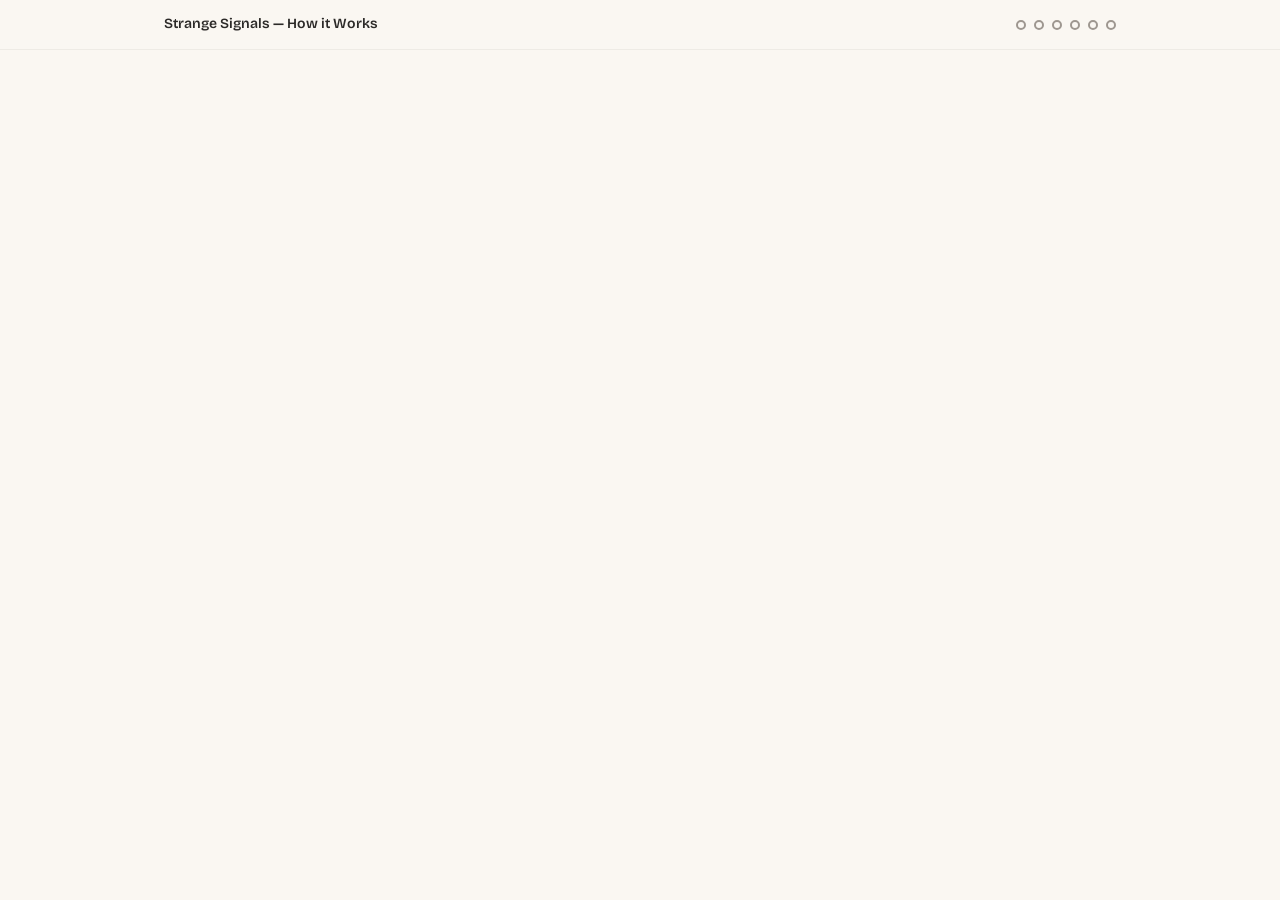
<file: strange-signals-course/_base.html>
<!DOCTYPE html>
<html lang="en">
<head>
  <meta charset="UTF-8">
  <meta name="viewport" content="width=device-width, initial-scale=1.0">
  <title>Strange Signals — How it Works</title>

  <!-- Google Fonts: Bricolage Grotesque · DM Sans · JetBrains Mono -->
  <link rel="preconnect" href="https://fonts.googleapis.com">
  <link rel="preconnect" href="https://fonts.gstatic.com" crossorigin>
  <link href="https://fonts.googleapis.com/css2?family=Bricolage+Grotesque:opsz,wght@12..96,400;12..96,600;12..96,700;12..96,800&family=DM+Sans:ital,opsz,wght@0,9..40,300;0,9..40,400;0,9..40,500;0,9..40,600;0,9..40,700;1,9..40,400;1,9..40,500&family=JetBrains+Mono:wght@400;500;600&display=swap" rel="stylesheet">

  <link rel="stylesheet" href="styles.css">

  <style>
    :root {
      --color-accent:       #D94F30;
      --color-accent-hover: #C4432A;
      --color-accent-light: #FDEEE9;
      --color-accent-muted: #E8836C;
    }
  </style>

  <script src="main.js" defer></script>
</head>
<body>

  <nav class="nav" id="nav">
    <div class="progress-bar" id="progress-bar" role="progressbar" aria-valuenow="0" aria-valuemin="0" aria-valuemax="100"></div>
    <div class="nav-inner">
      <span class="nav-title">Strange Signals — How it Works</span>
      <div class="nav-dots" id="nav-dots" role="tablist">
        <button class="nav-dot" data-target="module-1" data-tooltip="The Scene" role="tab" aria-label="Module 1: The Scene"></button>
        <button class="nav-dot" data-target="module-2" data-tooltip="Meet the Cast" role="tab" aria-label="Module 2: Meet the Cast"></button>
        <button class="nav-dot" data-target="module-3" data-tooltip="The Pipeline" role="tab" aria-label="Module 3: The Pipeline"></button>
        <button class="nav-dot" data-target="module-4" data-tooltip="Rendering 258K Pins" role="tab" aria-label="Module 4: Rendering 258K Pins"></button>
        <button class="nav-dot" data-target="module-5" data-tooltip="The Correlation Math" role="tab" aria-label="Module 5: The Correlation Math"></button>
        <button class="nav-dot" data-target="module-6" data-tooltip="SIGNAL AI" role="tab" aria-label="Module 6: SIGNAL AI"></button>
      </div>
    </div>
  </nav>

  <main id="main">
    <!-- modules/*.html content is assembled here by build.sh -->
</file>
<file: site/site.css>
/* Strange Signals landing page: the app's own instrument-panel look (deep navy, radar green, scan cyan,
   amber for the extremes), set in Orbitron and Space Mono like the app. */
@font-face { font-family: 'Orbitron'; src: url('fonts/Orbitron.woff2') format('woff2'); font-weight: 400 900; font-display: swap; }
@font-face { font-family: 'Space Mono'; src: url('fonts/SpaceMono-Regular.woff2') format('woff2'); font-weight: 400; font-display: swap; }
@font-face { font-family: 'Space Mono'; src: url('fonts/SpaceMono-Bold.woff2') format('woff2'); font-weight: 700; font-display: swap; }

:root {
  --bg: #05060f;
  --panel: #0a0e1d;
  --panel-2: #0e1428;
  --ink: #cbd6e2;
  --dim: #8294a8;
  --green: #00ff88;
  --cyan: #00d4ff;
  --amber: #ffc83a;
  --line: rgba(0, 255, 136, 0.22);
  --line-2: rgba(0, 212, 255, 0.22);
  --display: 'Orbitron', 'Segoe UI', system-ui, sans-serif;
  --mono: 'Space Mono', ui-monospace, 'Cascadia Mono', Consolas, monospace;
  --gutter: clamp(16px, 4vw, 56px);
}

* { box-sizing: border-box; }
html { scroll-behavior: smooth; background: var(--bg); }
@media (prefers-reduced-motion: reduce) { html { scroll-behavior: auto; } }
body {
  margin: 0; background: var(--bg); color: var(--ink); font: 16px/1.65 var(--mono); overflow-x: hidden;
  background-image: radial-gradient(1200px 600px at 85% -10%, rgba(0, 212, 255, 0.07), transparent 60%),
                    radial-gradient(900px 500px at 0% 40%, rgba(0, 255, 136, 0.05), transparent 60%);
  background-attachment: fixed;
}
img, video { display: block; max-width: 100%; height: auto; }
a { color: var(--cyan); }
b { color: #fff; font-weight: 700; }
code { color: var(--green); font-family: var(--mono); font-size: 0.92em; }
h1, h2, h3 { font-family: var(--display); letter-spacing: 0.08em; margin: 0 0 0.6em; line-height: 1.15; }
h2 { font-size: clamp(24px, 3.6vw, 40px); color: #fff; font-weight: 700; }
h3 { font-size: 15px; color: var(--green); font-weight: 600; text-transform: uppercase; }
p { margin: 0 0 1em; }
.center { text-align: center; }
.small { font-size: 13px; color: var(--dim); }

.skip { position: absolute; left: -9999px; top: 8px; background: var(--green); color: #000; padding: 8px 12px; z-index: 50; }
.skip:focus { left: 8px; }

/* ------------------------------------------------------------ top bar */
.bar {
  position: fixed; inset: 0 0 auto 0; z-index: 20; display: flex; align-items: center; gap: 24px;
  padding: 10px var(--gutter); background: linear-gradient(rgba(5, 6, 15, 0.94), rgba(5, 6, 15, 0.7));
  border-bottom: 1px solid var(--line); backdrop-filter: blur(6px);
}
.bar-mark { display: flex; align-items: center; gap: 10px; color: var(--green); text-decoration: none; font-family: var(--display); letter-spacing: 0.2em; font-size: 14px; font-weight: 700; white-space: nowrap; }
.bar-mark b { color: var(--cyan); }
.bar-mark svg circle { fill: none; stroke-width: 1.6; }
.bar-mark .r1 { stroke: var(--green); transform-origin: 16px 16px; animation: spin 6s linear infinite; stroke-dasharray: 60 28; }
.bar-mark .r2 { stroke: var(--cyan); stroke-dasharray: 3 3; }
.bar-mark .dot { fill: var(--green); stroke: none; }
@keyframes spin { to { transform: rotate(360deg); } }
.bar-links { display: flex; gap: 20px; margin-left: auto; }
.bar-links a { color: var(--dim); text-decoration: none; font-size: 12px; letter-spacing: 0.1em; text-transform: uppercase; }
.bar-links a:hover, .bar-links a:focus-visible { color: var(--green); }
@media (max-width: 900px) { .bar-links { display: none; } .bar .btn { margin-left: auto; } }

.btn {
  display: inline-block; padding: 12px 22px; border: 1px solid var(--green); background: var(--green); color: #031208;
  text-decoration: none; text-transform: uppercase; letter-spacing: 0.14em; font-size: 13px; font-weight: 700; font-family: var(--display);
  border-radius: 3px; transition: background 0.15s, color 0.15s, box-shadow 0.15s;
}
.btn:hover, .btn:focus-visible { background: #5dffb5; border-color: #5dffb5; box-shadow: 0 0 22px rgba(0, 255, 136, 0.45); }
.btn-ghost { background: rgba(5, 6, 15, 0.55); color: var(--green); }
.btn-ghost:hover, .btn-ghost:focus-visible { background: var(--green); color: #031208; }
.btn-small { padding: 7px 14px; font-size: 11px; white-space: nowrap; }

.pill {
  display: inline-flex; align-items: center; gap: 9px; margin: 0 0 18px; padding: 5px 13px; border: 1px solid var(--amber); border-radius: 99px;
  color: var(--amber); font-size: 12px; letter-spacing: 0.14em; text-transform: uppercase; background: rgba(255, 200, 58, 0.07);
}
.pill-dot { width: 8px; height: 8px; border-radius: 50%; background: var(--amber); box-shadow: 0 0 10px var(--amber); animation: pulse 2.2s ease-in-out infinite; }
@keyframes pulse { 50% { opacity: 0.35; } }

/* ------------------------------------------------------------ hero */
.hero { position: relative; min-height: 100vh; min-height: 100svh; display: flex; align-items: center; overflow: hidden; background: #000; }
.hero-video { position: absolute; inset: 0; width: 100%; height: 100%; object-fit: cover; opacity: 0.95; }
.hero-shade {
  position: absolute; inset: 0;
  background: linear-gradient(90deg, rgba(5, 6, 15, 0.97) 0%, rgba(5, 6, 15, 0.82) 38%, rgba(5, 6, 15, 0.28) 72%, rgba(5, 6, 15, 0.1) 100%),
              linear-gradient(0deg, var(--bg) 0%, transparent 22%);
}
.hero-text { position: relative; max-width: 640px; padding: 110px var(--gutter) 90px; }
.hero h1 { font-size: clamp(36px, 7vw, 76px); color: var(--green); font-weight: 800; letter-spacing: 0.1em; text-shadow: 0 0 34px rgba(0, 255, 136, 0.35); }
.hero h1 b { color: var(--cyan); text-shadow: 0 0 34px rgba(0, 212, 255, 0.35); }
.tagline { font-size: clamp(16px, 2vw, 20px); color: #e4edf5; max-width: 34em; }
.cta { display: flex; flex-wrap: wrap; gap: 14px; margin: 26px 0 18px; }
.hero-note { font-size: 13px; color: var(--dim); max-width: 36em; }
.scroll-cue { position: absolute; left: 50%; bottom: 18px; transform: translateX(-50%); color: var(--dim); font-size: 11px; letter-spacing: 0.3em; text-decoration: none; animation: bob 2.4s ease-in-out infinite; }
@keyframes bob { 50% { transform: translate(-50%, 6px); } }
@media (max-width: 760px) {
  .hero-shade { background: linear-gradient(0deg, rgba(5, 6, 15, 0.97) 0%, rgba(5, 6, 15, 0.8) 55%, rgba(5, 6, 15, 0.4) 100%); }
  .hero { align-items: flex-end; }
  .hero-text { padding-bottom: 70px; }
}

/* ------------------------------------------------------------ numbers */
.numbers {
  display: grid; grid-template-columns: repeat(6, 1fr); gap: 1px; background: var(--line);
  border-block: 1px solid var(--line);
}
.num { background: var(--panel); padding: 26px 14px; text-align: center; }
.num .n { display: block; font-family: var(--display); font-weight: 700; font-size: clamp(20px, 2.6vw, 34px); color: var(--green); letter-spacing: 0.04em; font-variant-numeric: tabular-nums; }
.num:nth-child(5) .n, .num:nth-child(6) .n { color: var(--cyan); }
.num .l { display: block; margin-top: 4px; font-size: 11px; letter-spacing: 0.16em; text-transform: uppercase; color: var(--dim); }
@media (max-width: 900px) { .numbers { grid-template-columns: repeat(3, 1fr); } }
@media (max-width: 480px) { .numbers { grid-template-columns: repeat(2, 1fr); } }

/* ------------------------------------------------------------ feature sections */
.feature { display: grid; grid-template-columns: minmax(0, 5fr) minmax(0, 7fr); gap: clamp(24px, 4vw, 64px); align-items: center; padding: clamp(56px, 9vw, 120px) var(--gutter); max-width: 1440px; margin: 0 auto; }
.feature.flip { grid-template-columns: minmax(0, 7fr) minmax(0, 5fr); }
.feature.flip .feature-text { order: 2; }
.kicker { font-family: var(--display); font-size: 12px; letter-spacing: 0.28em; color: var(--cyan); margin: 0 0 14px; }
.feature-text p { max-width: 36em; }

.screen { position: relative; margin: 0; border: 1px solid var(--line-2); border-radius: 6px; background: #000; box-shadow: 0 0 0 1px rgba(0, 0, 0, 0.6), 0 24px 70px rgba(0, 0, 0, 0.6), 0 0 60px rgba(0, 212, 255, 0.06); overflow: hidden; }
.screen.lit { border-color: var(--line); box-shadow: 0 0 0 1px rgba(0, 0, 0, 0.6), 0 24px 70px rgba(0, 0, 0, 0.6), 0 0 70px rgba(0, 255, 136, 0.14); }
.screen video, .screen img { width: 100%; aspect-ratio: 16 / 9; object-fit: cover; background: #05060f; }
.screen-tag { position: absolute; left: 10px; top: 10px; z-index: 2; padding: 3px 9px; font-size: 10px; letter-spacing: 0.18em; color: var(--green); background: rgba(5, 6, 15, 0.82); border: 1px solid var(--line); border-radius: 3px; }
.pair { display: grid; gap: 14px; }
.pair .screen:first-child { transform: translateX(-2%); }
.pair.single .screen:first-child { transform: none; }
@media (max-width: 900px) {
  .feature, .feature.flip { grid-template-columns: minmax(0, 1fr); }
  .feature.flip .feature-text { order: 0; }
  .pair .screen:first-child { transform: none; }
}

/* ------------------------------------------------------------ gallery */
.gallery { padding: clamp(40px, 7vw, 90px) var(--gutter); max-width: 1440px; margin: 0 auto; }
.shots { display: grid; grid-template-columns: repeat(3, minmax(0, 1fr)); gap: clamp(14px, 2vw, 26px); margin-top: 28px; }
.shots figure { margin: 0; border: 1px solid var(--line-2); border-radius: 6px; background: var(--panel); overflow: hidden; }
.shots img { width: 100%; aspect-ratio: 16 / 9; object-fit: cover; }
.shots figcaption { padding: 12px 14px 14px; font-size: 13px; color: var(--dim); }
@media (max-width: 900px) { .shots { grid-template-columns: minmax(0, 1fr); } }

/* ------------------------------------------------------------ making of */
.making { padding: clamp(56px, 9vw, 120px) var(--gutter); background: linear-gradient(180deg, transparent, rgba(0, 212, 255, 0.04) 30%, transparent); }
.making-head, .pillars, .timeline { max-width: 1100px; margin-inline: auto; }
.lede { font-size: 18px; max-width: 40em; color: #e4edf5; }
.pillars { display: grid; grid-template-columns: repeat(3, minmax(0, 1fr)); gap: 18px; margin-top: 34px; }
.pillars article { background: var(--panel); border: 1px solid var(--line); border-top: 2px solid var(--green); border-radius: 4px; padding: 22px 22px 8px; }
.pillars article:nth-child(2) { border-top-color: var(--cyan); }
.pillars article:nth-child(3) { border-top-color: var(--amber); }
.pillars p { font-size: 14px; color: var(--ink); }
@media (max-width: 900px) { .pillars { grid-template-columns: minmax(0, 1fr); } }

.timeline { list-style: none; padding: 0; margin-top: 44px; border-left: 1px solid var(--line); }
.timeline li { position: relative; display: grid; grid-template-columns: 74px minmax(0, 1fr); gap: 16px; padding: 0 0 22px 24px; }
.timeline li::before { content: ''; position: absolute; left: -5px; top: 7px; width: 9px; height: 9px; border-radius: 50%; background: var(--green); box-shadow: 0 0 12px var(--green); }
.timeline time { font-family: var(--display); font-size: 12px; letter-spacing: 0.1em; color: var(--cyan); padding-top: 3px; }
.timeline div { font-size: 14.5px; }

/* ------------------------------------------------------------ credits */
.credits-sec { padding: clamp(40px, 7vw, 90px) var(--gutter) 60px; max-width: 1280px; margin: 0 auto; }
.credit-grid { display: grid; grid-template-columns: repeat(3, minmax(0, 1fr)); gap: 28px; margin-top: 30px; }
.credit-grid ul { padding-left: 18px; margin: 0 0 14px; font-size: 13px; color: var(--dim); }
.credit-grid li { margin-bottom: 8px; }
.credit-grid b { color: var(--ink); }
@media (max-width: 900px) { .credit-grid { grid-template-columns: minmax(0, 1fr); } }

.foot { border-top: 1px solid var(--line); padding: 34px var(--gutter) 48px; text-align: center; font-size: 13px; color: var(--dim); }
.foot .pill { margin-inline: auto; }
.foot p { margin: 0 auto 12px; max-width: 46em; }

/* reveal on scroll (only when JS has run) */
.js .feature, .js .gallery, .js .making, .js .credits-sec { opacity: 0; transform: translateY(18px); transition: opacity 0.7s ease, transform 0.7s ease; }
.js .in { opacity: 1; transform: none; }
@media (prefers-reduced-motion: reduce) {
  .js .feature, .js .gallery, .js .making, .js .credits-sec { opacity: 1; transform: none; transition: none; }
  .pill-dot, .scroll-cue, .bar-mark .r1 { animation: none; }
}
</file>
<file: strange-signals-course/styles.css>
/* =============================================================
   CODEBASE-TO-COURSE — COMPLETE DESIGN SYSTEM
   Copy this file verbatim into the course output directory.
   Never regenerate it — customize only via :root overrides
   in _base.html (accent color only).
   ============================================================= */

/* ── GOOGLE FONTS (loaded via _base.html <head>) ───────────────
   Bricolage Grotesque · DM Sans · JetBrains Mono
   ──────────────────────────────────────────────────────────── */

/* ── DESIGN TOKENS ─────────────────────────────────────────── */
:root {
  /* BACKGROUNDS */
  --color-bg:             #FAF7F2;
  --color-bg-warm:        #F5F0E8;
  --color-bg-code:        #1E1E2E;
  --color-text:           #2C2A28;
  --color-text-secondary: #6B6560;
  --color-text-muted:     #9E9790;
  --color-border:         #E5DFD6;
  --color-border-light:   #EEEBE5;
  --color-surface:        #FFFFFF;
  --color-surface-warm:   #FDF9F3;

  /* ACCENT — overridden per course in _base.html */
  --color-accent:         #D94F30;
  --color-accent-hover:   #C4432A;
  --color-accent-light:   #FDEEE9;
  --color-accent-muted:   #E8836C;

  /* SEMANTIC */
  --color-success:        #2D8B55;
  --color-success-light:  #E8F5EE;
  --color-error:          #C93B3B;
  --color-error-light:    #FDE8E8;
  --color-info:           #2A7B9B;
  --color-info-light:     #E4F2F7;

  /* ACTOR COLORS */
  --color-actor-1:        #D94F30;
  --color-actor-2:        #2A7B9B;
  --color-actor-3:        #7B6DAA;
  --color-actor-4:        #D4A843;
  --color-actor-5:        #2D8B55;

  /* FONTS */
  --font-display: 'Bricolage Grotesque', Georgia, serif;
  --font-body:    'DM Sans', -apple-system, sans-serif;
  --font-mono:    'JetBrains Mono', 'Fira Code', 'Consolas', monospace;

  /* TYPE SCALE */
  --text-xs:   0.75rem;
  --text-sm:   0.875rem;
  --text-base: 1rem;
  --text-lg:   1.125rem;
  --text-xl:   1.25rem;
  --text-2xl:  1.5rem;
  --text-3xl:  1.875rem;
  --text-4xl:  2.25rem;
  --text-5xl:  3rem;
  --text-6xl:  3.75rem;

  /* LINE HEIGHTS */
  --leading-tight:  1.15;
  --leading-snug:   1.3;
  --leading-normal: 1.6;
  --leading-loose:  1.8;

  /* SPACING */
  --space-1:  0.25rem;
  --space-2:  0.5rem;
  --space-3:  0.75rem;
  --space-4:  1rem;
  --space-5:  1.25rem;
  --space-6:  1.5rem;
  --space-8:  2rem;
  --space-10: 2.5rem;
  --space-12: 3rem;
  --space-16: 4rem;
  --space-20: 5rem;
  --space-24: 6rem;

  /* LAYOUT */
  --content-width:      800px;
  --content-width-wide: 1000px;
  --nav-height:         50px;

  /* RADII */
  --radius-sm:   8px;
  --radius-md:   12px;
  --radius-lg:   16px;
  --radius-full: 9999px;

  /* SHADOWS (warm-tinted, never pure black) */
  --shadow-sm: 0 1px 2px rgba(44,42,40,0.05);
  --shadow-md: 0 4px 12px rgba(44,42,40,0.08);
  --shadow-lg: 0 8px 24px rgba(44,42,40,0.10);
  --shadow-xl: 0 16px 48px rgba(44,42,40,0.12);

  /* EASING */
  --ease-out:    cubic-bezier(0.16,1,0.3,1);
  --ease-in-out: cubic-bezier(0.65,0,0.35,1);

  /* DURATIONS */
  --duration-fast:   150ms;
  --duration-normal: 300ms;
  --duration-slow:   500ms;
  --stagger-delay:   120ms;
}

/* ── RESET & BASE ───────────────────────────────────────────── */
*, *::before, *::after { box-sizing: border-box; margin: 0; padding: 0; }

html {
  scroll-snap-type: y proximity;
  scroll-behavior: smooth;
}

body {
  font-family: var(--font-body);
  font-size: var(--text-base);
  color: var(--color-text);
  line-height: var(--leading-normal);
  background: var(--color-bg);
  background-image: radial-gradient(
    ellipse at 20% 50%,
    rgba(217,79,48,0.03) 0%,
    transparent 50%
  );
}

/* ── SCROLLBAR ──────────────────────────────────────────────── */
::-webkit-scrollbar { width: 6px; }
::-webkit-scrollbar-track { background: transparent; }
::-webkit-scrollbar-thumb {
  background: var(--color-border);
  border-radius: var(--radius-full);
}

/* ── CODE GLOBALS ───────────────────────────────────────────── */
pre, code {
  white-space: pre-wrap;
  word-break: break-word;
  overflow-x: hidden;
}
.translation-code::-webkit-scrollbar,
pre::-webkit-scrollbar { display: none; }

/* Catppuccin-inspired syntax highlighting */
.code-keyword  { color: #CBA6F7; }
.code-string   { color: #A6E3A1; }
.code-function { color: #89B4FA; }
.code-comment  { color: #6C7086; }
.code-number   { color: #FAB387; }
.code-property { color: #F9E2AF; }
.code-operator { color: #94E2D5; }
.code-tag      { color: #F38BA8; }
.code-attr     { color: #F9E2AF; }
.code-value    { color: #A6E3A1; }
.code-line     { display: block; }

/* ── NAV ────────────────────────────────────────────────────── */
.nav {
  position: fixed;
  top: 0; left: 0; right: 0;
  height: var(--nav-height);
  z-index: 1000;
  background: rgba(250,247,242,0.92);
  backdrop-filter: blur(8px);
  border-bottom: 1px solid var(--color-border-light);
}

.progress-bar {
  position: absolute;
  bottom: 0; left: 0;
  height: 2px;
  width: 0%;
  background: var(--color-accent);
  transition: width 100ms linear;
}

.nav-inner {
  max-width: var(--content-width-wide);
  margin: 0 auto;
  padding: 0 var(--space-6);
  height: 100%;
  display: flex;
  align-items: center;
  justify-content: space-between;
  gap: var(--space-4);
}

.nav-title {
  font-family: var(--font-display);
  font-size: var(--text-sm);
  font-weight: 600;
  color: var(--color-text);
  white-space: nowrap;
  overflow: hidden;
  text-overflow: ellipsis;
  max-width: 300px;
}

.nav-dots {
  display: flex;
  align-items: center;
  gap: var(--space-2);
}

.nav-dot {
  width: 10px; height: 10px;
  border-radius: 50%;
  border: 2px solid var(--color-text-muted);
  background: transparent;
  cursor: pointer;
  transition: all var(--duration-fast);
  position: relative;
}
.nav-dot::after {
  content: attr(data-tooltip);
  position: absolute;
  top: calc(100% + 6px);
  left: 50%;
  transform: translateX(-50%);
  background: var(--color-bg-code);
  color: #CDD6F4;
  font-family: var(--font-body);
  font-size: var(--text-xs);
  white-space: nowrap;
  padding: var(--space-1) var(--space-3);
  border-radius: var(--radius-sm);
  pointer-events: none;
  opacity: 0;
  transition: opacity var(--duration-fast);
}
.nav-dot:hover::after { opacity: 1; }
.nav-dot.active {
  border-color: var(--color-accent);
  background: var(--color-accent);
  box-shadow: 0 0 0 3px var(--color-accent-light);
}
.nav-dot.visited {
  border-color: var(--color-accent-muted);
  background: var(--color-accent-muted);
}

/* ── MODULE STRUCTURE ───────────────────────────────────────── */
.module {
  min-height: 100dvh;
  min-height: 100vh;
  scroll-snap-align: start;
  padding: var(--space-16) var(--space-6);
  padding-top: calc(var(--nav-height) + var(--space-12));
}

.module-content {
  max-width: var(--content-width);
  margin: 0 auto;
}

.module-header { margin-bottom: var(--space-12); }

.module-number {
  display: block;
  font-family: var(--font-display);
  font-size: var(--text-6xl);
  font-weight: 800;
  color: var(--color-accent);
  opacity: 0.15;
  line-height: 1;
  margin-bottom: var(--space-2);
}

.module-title {
  font-family: var(--font-display);
  font-size: var(--text-4xl);
  font-weight: 700;
  line-height: var(--leading-tight);
  color: var(--color-text);
}

.module-subtitle {
  margin-top: var(--space-3);
  font-size: var(--text-lg);
  color: var(--color-text-secondary);
  line-height: var(--leading-snug);
}

.screen {
  margin-bottom: var(--space-16);
}

.screen-heading {
  font-family: var(--font-display);
  font-size: var(--text-2xl);
  font-weight: 600;
  color: var(--color-text);
  margin-bottom: var(--space-6);
  line-height: var(--leading-snug);
}

p { margin-bottom: var(--space-4); }
p:last-child { margin-bottom: 0; }

/* ── SCROLL ANIMATIONS ──────────────────────────────────────── */
.animate-in {
  opacity: 0;
  transform: translateY(20px);
  transition:
    opacity var(--duration-slow) var(--ease-out),
    transform var(--duration-slow) var(--ease-out);
}
.animate-in.visible {
  opacity: 1;
  transform: translateY(0);
}
.stagger-children > .animate-in {
  transition-delay: calc(var(--stagger-index, 0) * var(--stagger-delay));
}

/* ── TRANSLATION BLOCKS ─────────────────────────────────────── */
.translation-block {
  display: grid;
  grid-template-columns: 1fr 1fr;
  gap: 0;
  border-radius: var(--radius-md);
  overflow: hidden;
  box-shadow: var(--shadow-md);
  margin: var(--space-8) 0;
}

.translation-code {
  background: var(--color-bg-code);
  color: #CDD6F4;
  padding: var(--space-6);
  font-family: var(--font-mono);
  font-size: var(--text-sm);
  line-height: 1.7;
  position: relative;
  overflow-x: hidden;
}

.translation-english {
  background: var(--color-surface-warm);
  padding: var(--space-6);
  font-size: var(--text-sm);
  line-height: 1.7;
  border-left: 3px solid var(--color-accent);
}

.translation-label {
  position: absolute;
  top: var(--space-2);
  right: var(--space-3);
  font-family: var(--font-mono);
  font-size: var(--text-xs);
  text-transform: uppercase;
  letter-spacing: 0.1em;
  opacity: 0.5;
}
.translation-english .translation-label {
  position: static;
  display: block;
  margin-bottom: var(--space-3);
  color: var(--color-text-muted);
}

.translation-lines .tl {
  padding: var(--space-1) 0;
  border-bottom: 1px solid var(--color-border-light);
  color: var(--color-text-secondary);
}
.translation-lines .tl:last-child { border-bottom: none; }

/* ── QUIZ ───────────────────────────────────────────────────── */
.quiz-container {
  background: var(--color-surface);
  border-radius: var(--radius-lg);
  padding: var(--space-8);
  box-shadow: var(--shadow-md);
  margin: var(--space-8) 0;
}

.quiz-question-block { margin-bottom: var(--space-8); }
.quiz-question-block:last-of-type { margin-bottom: 0; }

.quiz-question {
  font-family: var(--font-display);
  font-size: var(--text-lg);
  font-weight: 600;
  margin-bottom: var(--space-4);
  line-height: var(--leading-snug);
}

.quiz-options {
  display: flex;
  flex-direction: column;
  gap: var(--space-2);
}

.quiz-option {
  display: flex;
  align-items: center;
  gap: var(--space-3);
  padding: var(--space-3) var(--space-4);
  border: 2px solid var(--color-border);
  border-radius: var(--radius-sm);
  background: var(--color-surface);
  cursor: pointer;
  width: 100%;
  text-align: left;
  font-family: var(--font-body);
  font-size: var(--text-base);
  transition: border-color var(--duration-fast), background var(--duration-fast);
}
.quiz-option:hover:not(:disabled) { border-color: var(--color-accent-muted); }
.quiz-option.selected { border-color: var(--color-accent); background: var(--color-accent-light); }
.quiz-option.correct  { border-color: var(--color-success); background: var(--color-success-light); }
.quiz-option.incorrect{ border-color: var(--color-error);   background: var(--color-error-light); }
.quiz-option:disabled { cursor: default; }

.quiz-option-radio {
  width: 18px; height: 18px;
  border-radius: 50%;
  border: 2px solid var(--color-border);
  flex-shrink: 0;
  transition: all var(--duration-fast);
}
.quiz-option.selected .quiz-option-radio {
  border-color: var(--color-accent);
  background: var(--color-accent);
  box-shadow: inset 0 0 0 3px white;
}
.quiz-option.correct .quiz-option-radio  { border-color: var(--color-success); background: var(--color-success); box-shadow: inset 0 0 0 3px white; }
.quiz-option.incorrect .quiz-option-radio{ border-color: var(--color-error);   background: var(--color-error);   box-shadow: inset 0 0 0 3px white; }

.quiz-feedback {
  max-height: 0;
  overflow: hidden;
  opacity: 0;
  transition: max-height var(--duration-normal), opacity var(--duration-normal);
  font-size: var(--text-sm);
  border-radius: var(--radius-sm);
}
.quiz-feedback.show {
  max-height: 200px;
  opacity: 1;
  padding: var(--space-3);
  margin-top: var(--space-2);
}
.quiz-feedback.success { background: var(--color-success-light); color: var(--color-success); }
.quiz-feedback.error   { background: var(--color-error-light);   color: var(--color-error); }
.quiz-feedback.warning { background: var(--color-info-light);    color: var(--color-info); }

.quiz-check-btn, .quiz-reset-btn {
  margin-top: var(--space-6);
  padding: var(--space-3) var(--space-6);
  border-radius: var(--radius-sm);
  font-family: var(--font-body);
  font-size: var(--text-sm);
  font-weight: 600;
  cursor: pointer;
  border: none;
  transition: background var(--duration-fast), transform var(--duration-fast);
}
.quiz-check-btn {
  background: var(--color-accent);
  color: white;
  margin-right: var(--space-3);
}
.quiz-check-btn:hover { background: var(--color-accent-hover); transform: translateY(-1px); }
.quiz-reset-btn {
  background: var(--color-surface);
  color: var(--color-text-secondary);
  border: 1px solid var(--color-border);
}
.quiz-reset-btn:hover { border-color: var(--color-accent-muted); }

/* Scenario block */
.scenario-block { margin-bottom: var(--space-6); }
.scenario-context {
  background: var(--color-info-light);
  border-left: 3px solid var(--color-info);
  border-radius: 0 var(--radius-sm) var(--radius-sm) 0;
  padding: var(--space-4);
  margin-bottom: var(--space-4);
}
.scenario-label {
  display: inline-block;
  font-family: var(--font-mono);
  font-size: var(--text-xs);
  text-transform: uppercase;
  letter-spacing: 0.1em;
  color: var(--color-info);
  margin-bottom: var(--space-2);
}

/* ── DRAG AND DROP ──────────────────────────────────────────── */
.dnd-container { margin: var(--space-8) 0; }
.dnd-chips {
  display: flex;
  flex-wrap: wrap;
  gap: var(--space-3);
  margin-bottom: var(--space-6);
}
.dnd-chip {
  padding: var(--space-2) var(--space-4);
  background: var(--color-accent);
  color: white;
  border-radius: var(--radius-full);
  font-size: var(--text-sm);
  font-weight: 600;
  cursor: grab;
  user-select: none;
  transition: opacity var(--duration-fast), transform var(--duration-fast);
}
.dnd-chip:active { cursor: grabbing; transform: scale(1.05); }
.dnd-chip.dragging { opacity: 0.4; }
.dnd-chip.placed { opacity: 0.3; pointer-events: none; }

.dnd-zones { display: flex; flex-direction: column; gap: var(--space-4); }
.dnd-zone {
  border: 1px solid var(--color-border);
  border-radius: var(--radius-md);
  padding: var(--space-4);
  background: var(--color-surface);
}
.dnd-zone-label { font-size: var(--text-sm); color: var(--color-text-secondary); margin-bottom: var(--space-3); }
.dnd-zone-target {
  min-height: 40px;
  border: 2px dashed var(--color-border);
  border-radius: var(--radius-sm);
  display: flex;
  align-items: center;
  justify-content: center;
  font-size: var(--text-sm);
  color: var(--color-text-muted);
  transition: border-color var(--duration-fast), background var(--duration-fast);
}
.dnd-zone-target.drag-over { border-color: var(--color-accent); background: var(--color-accent-light); }
.dnd-zone-target.correct-placed { border-color: var(--color-success); background: var(--color-success-light); color: var(--color-success); font-weight: 600; }
.dnd-zone-target.incorrect-placed{ border-color: var(--color-error); background: var(--color-error-light); }
.touch-ghost {
  padding: var(--space-2) var(--space-4);
  background: var(--color-accent);
  color: white;
  border-radius: var(--radius-full);
  font-size: var(--text-sm);
  font-weight: 600;
  opacity: 0.85;
  pointer-events: none;
}

/* ── GROUP CHAT ─────────────────────────────────────────────── */
.chat-window {
  background: var(--color-surface);
  border-radius: var(--radius-lg);
  box-shadow: var(--shadow-md);
  overflow: hidden;
  margin: var(--space-8) 0;
}

.chat-messages {
  padding: var(--space-6);
  display: flex;
  flex-direction: column;
  gap: var(--space-4);
  min-height: 200px;
}

.chat-message {
  display: flex;
  align-items: flex-end;
  gap: var(--space-3);
  animation: fadeSlideUp 0.3s var(--ease-out);
}

.chat-avatar {
  width: 36px; height: 36px;
  border-radius: 50%;
  display: flex;
  align-items: center;
  justify-content: center;
  font-family: var(--font-display);
  font-size: var(--text-sm);
  font-weight: 700;
  color: white;
  flex-shrink: 0;
}

.chat-bubble {
  max-width: 75%;
  background: var(--color-bg-warm);
  border-radius: var(--radius-md) var(--radius-md) var(--radius-md) 4px;
  padding: var(--space-3) var(--space-4);
}

.chat-sender {
  display: block;
  font-size: var(--text-xs);
  font-weight: 700;
  margin-bottom: var(--space-1);
  font-family: var(--font-mono);
  text-transform: uppercase;
  letter-spacing: 0.05em;
}

.chat-bubble p {
  font-size: var(--text-sm);
  margin: 0;
  line-height: var(--leading-normal);
}

.chat-typing {
  display: flex;
  align-items: center;
  gap: var(--space-3);
  padding: 0 var(--space-6) var(--space-4);
}

.chat-typing-dots {
  display: flex;
  gap: var(--space-1);
  background: var(--color-bg-warm);
  padding: var(--space-3) var(--space-4);
  border-radius: var(--radius-md);
}

.typing-dot {
  width: 8px; height: 8px;
  border-radius: 50%;
  background: var(--color-text-muted);
  animation: typingBounce 1.4s infinite;
}
.typing-dot:nth-child(2) { animation-delay: 0.2s; }
.typing-dot:nth-child(3) { animation-delay: 0.4s; }

.chat-controls {
  padding: var(--space-4) var(--space-6);
  border-top: 1px solid var(--color-border-light);
  display: flex;
  align-items: center;
  gap: var(--space-3);
  background: var(--color-surface-warm);
}
.chat-progress {
  margin-left: auto;
  font-size: var(--text-xs);
  color: var(--color-text-muted);
  font-family: var(--font-mono);
}

/* ── FLOW / DATA FLOW ANIMATION ─────────────────────────────── */
.flow-animation {
  position: relative;
  background: var(--color-surface);
  border-radius: var(--radius-lg);
  padding: var(--space-8);
  box-shadow: var(--shadow-md);
  margin: var(--space-8) 0;
}

.flow-actors {
  display: flex;
  justify-content: space-around;
  align-items: center;
  gap: var(--space-4);
  margin-bottom: var(--space-8);
  flex-wrap: wrap;
}

.flow-actor {
  display: flex;
  flex-direction: column;
  align-items: center;
  gap: var(--space-2);
  transition: all var(--duration-normal) var(--ease-out);
}

.flow-actor-icon {
  width: 56px; height: 56px;
  border-radius: var(--radius-md);
  background: var(--color-bg-warm);
  border: 2px solid var(--color-border);
  display: flex;
  align-items: center;
  justify-content: center;
  font-family: var(--font-display);
  font-size: var(--text-xl);
  font-weight: 700;
  transition: all var(--duration-normal) var(--ease-out);
}

.flow-actor span {
  font-size: var(--text-xs);
  color: var(--color-text-secondary);
  font-family: var(--font-mono);
  text-align: center;
}

.flow-actor.active .flow-actor-icon {
  border-color: var(--color-accent);
  background: var(--color-accent-light);
  box-shadow: 0 0 0 3px var(--color-accent-light), 0 0 20px rgba(217,79,48,0.15);
  transform: scale(1.1);
}

.flow-packet {
  width: 16px; height: 16px;
  border-radius: 50%;
  background: var(--color-accent);
  position: absolute;
  pointer-events: none;
  display: none;
  box-shadow: 0 0 8px rgba(217,79,48,0.5);
}

.flow-step-label {
  text-align: center;
  font-size: var(--text-sm);
  color: var(--color-text-secondary);
  min-height: 2.5em;
  padding: var(--space-3) var(--space-4);
  background: var(--color-bg-warm);
  border-radius: var(--radius-sm);
  margin-bottom: var(--space-6);
  line-height: var(--leading-normal);
}

.flow-controls {
  display: flex;
  align-items: center;
  gap: var(--space-3);
}
.flow-progress {
  margin-left: auto;
  font-size: var(--text-xs);
  color: var(--color-text-muted);
  font-family: var(--font-mono);
}

/* ── ARCHITECTURE DIAGRAM ───────────────────────────────────── */
.arch-diagram {
  background: var(--color-surface);
  border-radius: var(--radius-lg);
  padding: var(--space-8);
  box-shadow: var(--shadow-md);
  margin: var(--space-8) 0;
}
.arch-zone {
  border: 1px dashed var(--color-border);
  border-radius: var(--radius-md);
  padding: var(--space-6);
  margin-bottom: var(--space-4);
}
.arch-zone-label {
  font-family: var(--font-mono);
  font-size: var(--text-xs);
  text-transform: uppercase;
  letter-spacing: 0.1em;
  color: var(--color-text-muted);
  margin-bottom: var(--space-4);
}
.arch-component {
  display: inline-flex;
  flex-direction: column;
  align-items: center;
  gap: var(--space-2);
  padding: var(--space-4);
  background: var(--color-surface-warm);
  border: 1px solid var(--color-border);
  border-radius: var(--radius-md);
  cursor: pointer;
  margin: var(--space-2);
  transition: all var(--duration-fast);
  font-size: var(--text-sm);
}
.arch-component:hover, .arch-component.active {
  border-color: var(--color-accent);
  background: var(--color-accent-light);
  transform: translateY(-2px);
  box-shadow: var(--shadow-sm);
}
.arch-icon { font-size: 1.5rem; }
.arch-description {
  margin-top: var(--space-4);
  padding: var(--space-4);
  background: var(--color-bg-warm);
  border-radius: var(--radius-sm);
  font-size: var(--text-sm);
  color: var(--color-text-secondary);
  min-height: 2.5em;
}

/* ── LAYER TOGGLE ───────────────────────────────────────────── */
.layer-demo { margin: var(--space-8) 0; }
.layer-tabs {
  display: flex;
  gap: var(--space-2);
  margin-bottom: var(--space-4);
}
.layer-tab {
  padding: var(--space-2) var(--space-5);
  border-radius: var(--radius-sm);
  border: 1px solid var(--color-border);
  background: var(--color-surface);
  font-family: var(--font-mono);
  font-size: var(--text-sm);
  cursor: pointer;
  transition: all var(--duration-fast);
}
.layer-tab.active {
  background: var(--color-accent);
  color: white;
  border-color: var(--color-accent);
}
.layer-viewport {
  border-radius: var(--radius-md);
  overflow: hidden;
  border: 1px solid var(--color-border);
}
.layer-description {
  margin-top: var(--space-3);
  font-size: var(--text-sm);
  color: var(--color-text-secondary);
}

/* ── BUG CHALLENGE ──────────────────────────────────────────── */
.bug-challenge {
  background: var(--color-surface);
  border-radius: var(--radius-lg);
  padding: var(--space-8);
  box-shadow: var(--shadow-md);
  margin: var(--space-8) 0;
}
.bug-challenge h3 {
  font-family: var(--font-display);
  font-size: var(--text-lg);
  font-weight: 600;
  margin-bottom: var(--space-4);
}
.bug-code {
  background: var(--color-bg-code);
  border-radius: var(--radius-md);
  overflow: hidden;
  margin-bottom: var(--space-4);
}
.bug-line {
  display: flex;
  align-items: center;
  gap: var(--space-3);
  padding: var(--space-2) var(--space-4);
  cursor: pointer;
  transition: background var(--duration-fast);
}
.bug-line:hover { background: rgba(255,255,255,0.05); }
.bug-line.correct  { background: rgba(45,139,85,0.2); }
.bug-line.incorrect{ background: rgba(201,59,59,0.2); }
.line-num {
  font-family: var(--font-mono);
  font-size: var(--text-sm);
  color: #6C7086;
  min-width: 1.5em;
  text-align: right;
  user-select: none;
}
.bug-line code {
  font-family: var(--font-mono);
  font-size: var(--text-sm);
  color: #CDD6F4;
}
.bug-feedback {
  max-height: 0;
  overflow: hidden;
  opacity: 0;
  transition: max-height var(--duration-normal), opacity var(--duration-normal);
  font-size: var(--text-sm);
  border-radius: var(--radius-sm);
}
.bug-feedback.show {
  max-height: 200px;
  opacity: 1;
  padding: var(--space-3);
}
.bug-feedback.success { background: var(--color-success-light); color: var(--color-success); }
.bug-feedback.error   { background: var(--color-error-light);   color: var(--color-error); }

/* ── CALLOUT BOXES ──────────────────────────────────────────── */
.callout {
  display: flex;
  gap: var(--space-4);
  padding: var(--space-5);
  border-radius: var(--radius-md);
  margin: var(--space-6) 0;
  border-left: 4px solid;
}
.callout-accent  { background: var(--color-accent-light);  border-color: var(--color-accent); }
.callout-info    { background: var(--color-info-light);    border-color: var(--color-info); }
.callout-warning { background: var(--color-error-light);   border-color: var(--color-error); }

.callout-icon { font-size: 1.25rem; flex-shrink: 0; margin-top: 2px; }
.callout-title { display: block; font-weight: 700; margin-bottom: var(--space-1); }
.callout-content p { font-size: var(--text-sm); margin: 0; color: var(--color-text-secondary); }

/* ── PATTERN / FEATURE CARDS ────────────────────────────────── */
.pattern-cards {
  display: grid;
  grid-template-columns: repeat(auto-fit, minmax(220px, 1fr));
  gap: var(--space-4);
  margin: var(--space-6) 0;
}
.pattern-card {
  background: var(--color-surface);
  border-radius: var(--radius-md);
  padding: var(--space-6);
  box-shadow: var(--shadow-sm);
  border-top: 3px solid var(--color-accent);
  transition: transform var(--duration-normal) var(--ease-out), box-shadow var(--duration-normal);
}
.pattern-card:hover { transform: translateY(-4px); box-shadow: var(--shadow-md); }
.pattern-icon {
  width: 40px; height: 40px;
  border-radius: var(--radius-sm);
  display: flex;
  align-items: center;
  justify-content: center;
  font-size: 1.1rem;
  margin-bottom: var(--space-3);
}
.pattern-title {
  font-family: var(--font-display);
  font-size: var(--text-base);
  font-weight: 700;
  margin-bottom: var(--space-2);
}
.pattern-desc {
  font-size: var(--text-sm);
  color: var(--color-text-secondary);
  line-height: var(--leading-normal);
  margin: 0;
}

/* ── FLOW DIAGRAMS (static) ─────────────────────────────────── */
.flow-steps {
  display: flex;
  align-items: center;
  gap: var(--space-3);
  flex-wrap: wrap;
  margin: var(--space-6) 0;
}
.flow-step {
  display: flex;
  flex-direction: column;
  align-items: center;
  gap: var(--space-2);
  text-align: center;
}
.flow-step-num {
  width: 40px; height: 40px;
  border-radius: 50%;
  background: var(--color-accent);
  color: white;
  font-family: var(--font-display);
  font-weight: 700;
  display: flex;
  align-items: center;
  justify-content: center;
}
.flow-step p { font-size: var(--text-sm); color: var(--color-text-secondary); max-width: 120px; margin: 0; }
.flow-arrow {
  font-size: var(--text-xl);
  color: var(--color-text-muted);
  flex-shrink: 0;
}

/* ── BADGE / CONFIG LIST ────────────────────────────────────── */
.badge-list {
  display: flex;
  flex-direction: column;
  gap: var(--space-2);
  margin: var(--space-6) 0;
}
.badge-item {
  display: flex;
  align-items: center;
  gap: var(--space-4);
  padding: var(--space-3) var(--space-4);
  border: 1px solid var(--color-border-light);
  border-radius: var(--radius-sm);
  background: var(--color-surface);
  transition: border-color var(--duration-fast);
}
.badge-item:hover { border-color: var(--color-accent-muted); }
.badge-code {
  font-family: var(--font-mono);
  font-size: var(--text-sm);
  background: var(--color-bg-code);
  color: #CBA6F7;
  padding: var(--space-1) var(--space-3);
  border-radius: var(--radius-sm);
  white-space: nowrap;
}
.badge-desc {
  font-size: var(--text-sm);
  color: var(--color-text-secondary);
}

/* ── GLOSSARY TOOLTIPS ──────────────────────────────────────── */
.term {
  border-bottom: 1.5px dashed var(--color-accent-muted);
  cursor: pointer;
}
.term:hover, .term.active {
  border-bottom-color: var(--color-accent);
  color: var(--color-accent);
}
.term-tooltip {
  position: fixed;
  background: var(--color-bg-code);
  color: #CDD6F4;
  padding: var(--space-3) var(--space-4);
  border-radius: var(--radius-sm);
  font-size: var(--text-sm);
  font-family: var(--font-body);
  line-height: var(--leading-normal);
  width: max(200px, min(320px, 80vw));
  box-shadow: var(--shadow-lg);
  pointer-events: none;
  opacity: 0;
  transition: opacity var(--duration-fast);
  z-index: 10000;
}
.term-tooltip::after {
  content: '';
  position: absolute;
  top: 100%;
  left: 50%;
  transform: translateX(-50%);
  border: 6px solid transparent;
  border-top-color: var(--color-bg-code);
}
.term-tooltip.visible { opacity: 1; }
.term-tooltip.flip::after {
  top: auto;
  bottom: 100%;
  border-top-color: transparent;
  border-bottom-color: var(--color-bg-code);
}

/* ── VISUAL FILE TREE ───────────────────────────────────────── */
.file-tree {
  font-family: var(--font-mono);
  font-size: var(--text-sm);
  margin: var(--space-6) 0;
}
.ft-folder, .ft-file {
  padding: var(--space-2) var(--space-3);
  border-left: 2px solid var(--color-border-light);
  margin-left: var(--space-4);
}
.ft-folder > .ft-name { color: var(--color-accent); font-weight: 600; }
.ft-folder > .ft-name::before { content: '📁 '; }
.ft-file > .ft-name::before { content: '📄 '; }
.ft-desc {
  color: var(--color-text-secondary);
  font-family: var(--font-body);
  margin-left: var(--space-2);
  font-size: var(--text-xs);
}
.ft-children { margin-left: var(--space-4); }

/* ── ICON-LABEL ROWS ────────────────────────────────────────── */
.icon-rows {
  display: flex;
  flex-direction: column;
  gap: var(--space-4);
  margin: var(--space-6) 0;
}
.icon-row {
  display: flex;
  align-items: center;
  gap: var(--space-4);
  padding: var(--space-4);
  background: var(--color-surface);
  border-radius: var(--radius-md);
  box-shadow: var(--shadow-sm);
}
.icon-row strong { display: block; font-weight: 600; }
.icon-row p { margin: var(--space-1) 0 0; color: var(--color-text-secondary); font-size: var(--text-sm); }
.icon-circle {
  width: 48px; height: 48px;
  border-radius: 50%;
  display: flex;
  align-items: center;
  justify-content: center;
  font-size: 1.25rem;
  flex-shrink: 0;
}

/* ── NUMBERED STEP CARDS ────────────────────────────────────── */
.step-cards {
  display: flex;
  flex-direction: column;
  gap: var(--space-3);
  margin: var(--space-6) 0;
}
.step-card {
  display: flex;
  align-items: flex-start;
  gap: var(--space-4);
  padding: var(--space-4) var(--space-5);
  background: var(--color-surface);
  border-radius: var(--radius-md);
  border-left: 3px solid var(--color-accent);
  box-shadow: var(--shadow-sm);
}
.step-num {
  width: 32px; height: 32px;
  border-radius: 50%;
  background: var(--color-accent);
  color: white;
  font-weight: 700;
  display: flex;
  align-items: center;
  justify-content: center;
  font-family: var(--font-display);
  flex-shrink: 0;
}
.step-body strong { display: block; font-weight: 600; margin-bottom: var(--space-1); }
.step-body p { margin: 0; color: var(--color-text-secondary); font-size: var(--text-sm); }

/* ── SHARED BUTTON STYLE ────────────────────────────────────── */
.btn {
  padding: var(--space-2) var(--space-5);
  border-radius: var(--radius-sm);
  border: 1px solid var(--color-border);
  background: var(--color-surface);
  font-family: var(--font-body);
  font-size: var(--text-sm);
  font-weight: 600;
  cursor: pointer;
  transition: all var(--duration-fast);
  color: var(--color-text-secondary);
}
.btn:hover { border-color: var(--color-accent-muted); color: var(--color-accent); }
.btn-primary {
  background: var(--color-accent);
  color: white;
  border-color: var(--color-accent);
}
.btn-primary:hover { background: var(--color-accent-hover); border-color: var(--color-accent-hover); color: white; }

/* ── RESPONSIVE ─────────────────────────────────────────────── */
@media (max-width: 768px) {
  :root {
    --text-4xl: 1.875rem;
    --text-5xl: 2.25rem;
    --text-6xl: 3rem;
  }
  .translation-block { grid-template-columns: 1fr; }
  .translation-english { border-left: none; border-top: 3px solid var(--color-accent); }
  .pattern-cards { grid-template-columns: 1fr 1fr; }
}

@media (max-width: 480px) {
  :root {
    --text-4xl: 1.5rem;
    --text-5xl: 1.875rem;
    --text-6xl: 2.25rem;
  }
  .module { padding: var(--space-8) var(--space-4); }
  .pattern-cards { grid-template-columns: 1fr; }
  .flow-steps { flex-direction: column; }
  .flow-arrow { transform: rotate(90deg); }
  .nav-title { max-width: 140px; }
}

/* ── KEYFRAMES ──────────────────────────────────────────────── */
@keyframes fadeSlideUp {
  from { opacity: 0; transform: translateY(12px); }
  to   { opacity: 1; transform: translateY(0); }
}

@keyframes typingBounce {
  0%, 60%, 100% { transform: translateY(0); }
  30%           { transform: translateY(-6px); }
}

@keyframes packetMove {
  from { left: var(--packet-from-x); top: var(--packet-from-y); opacity: 0; }
  20%  { opacity: 1; }
  80%  { opacity: 1; }
  to   { left: var(--packet-to-x);   top: var(--packet-to-y);   opacity: 0; }
}
</file>
